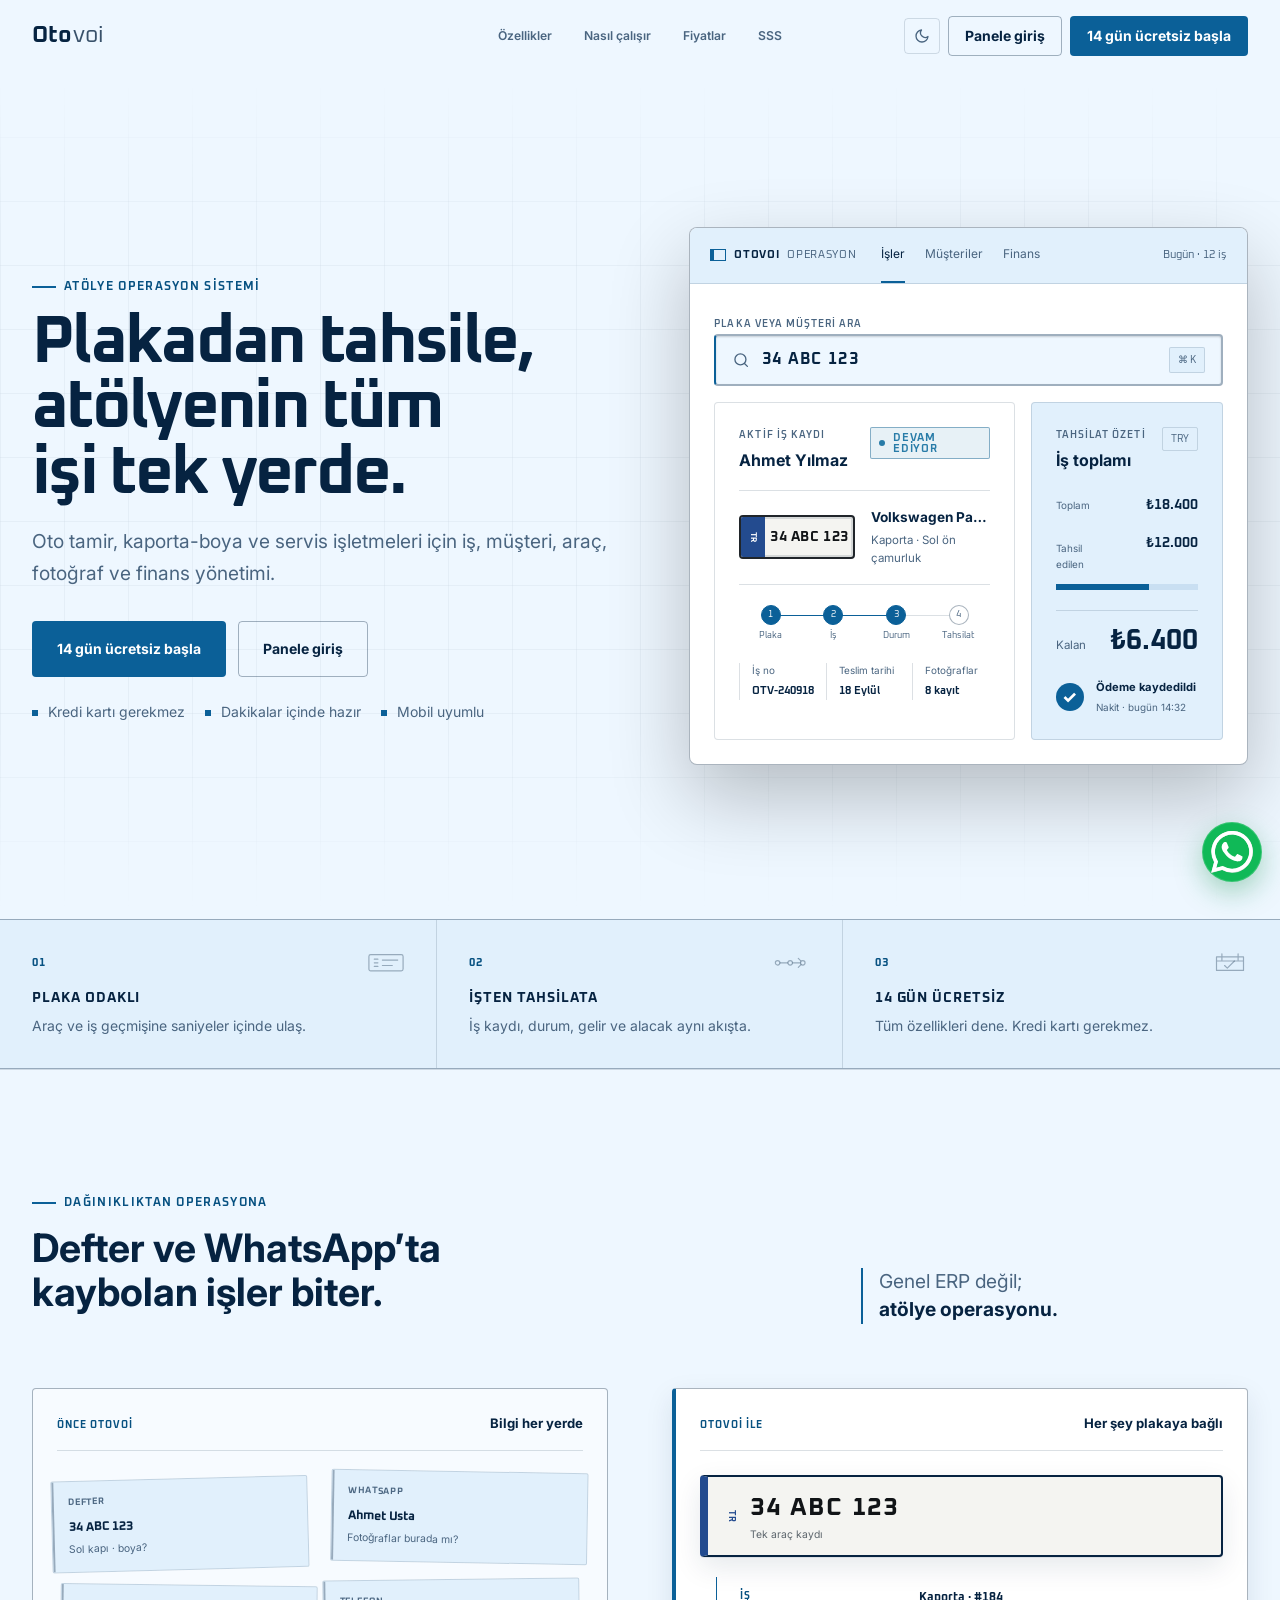
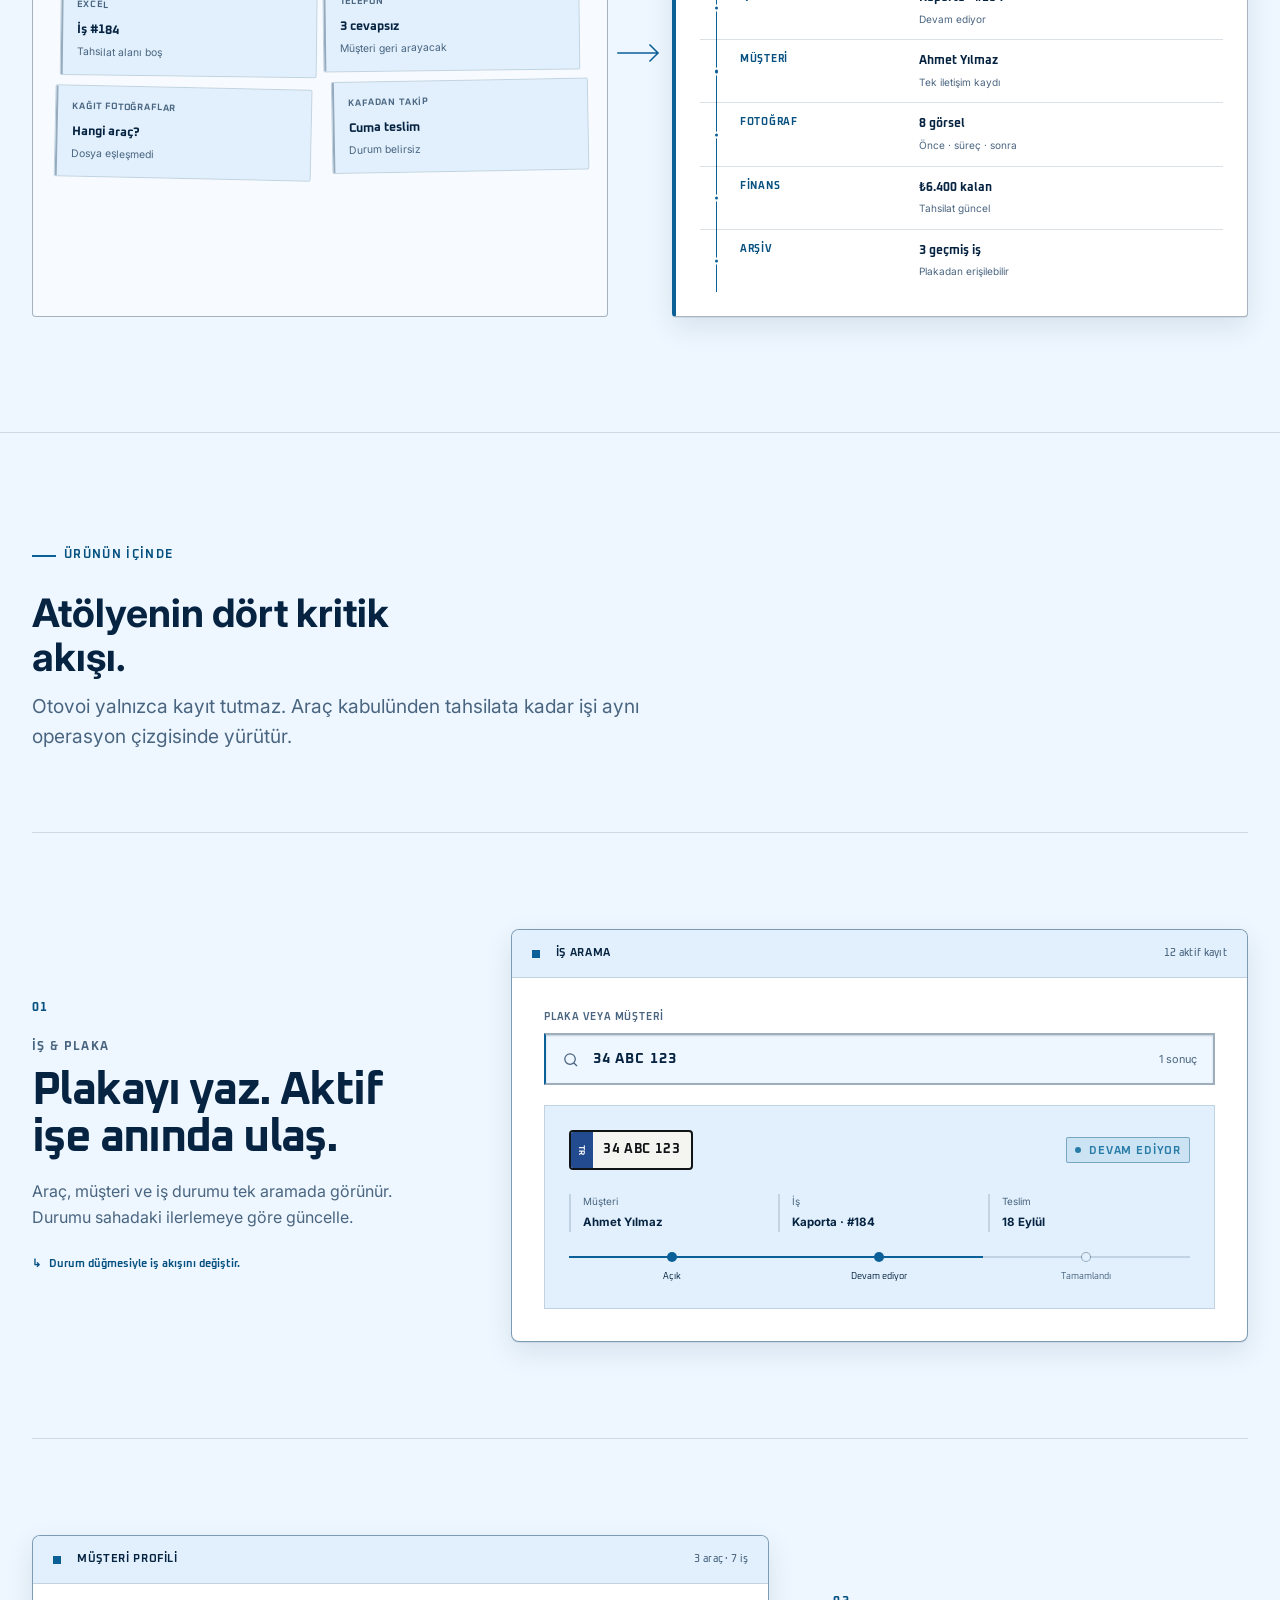
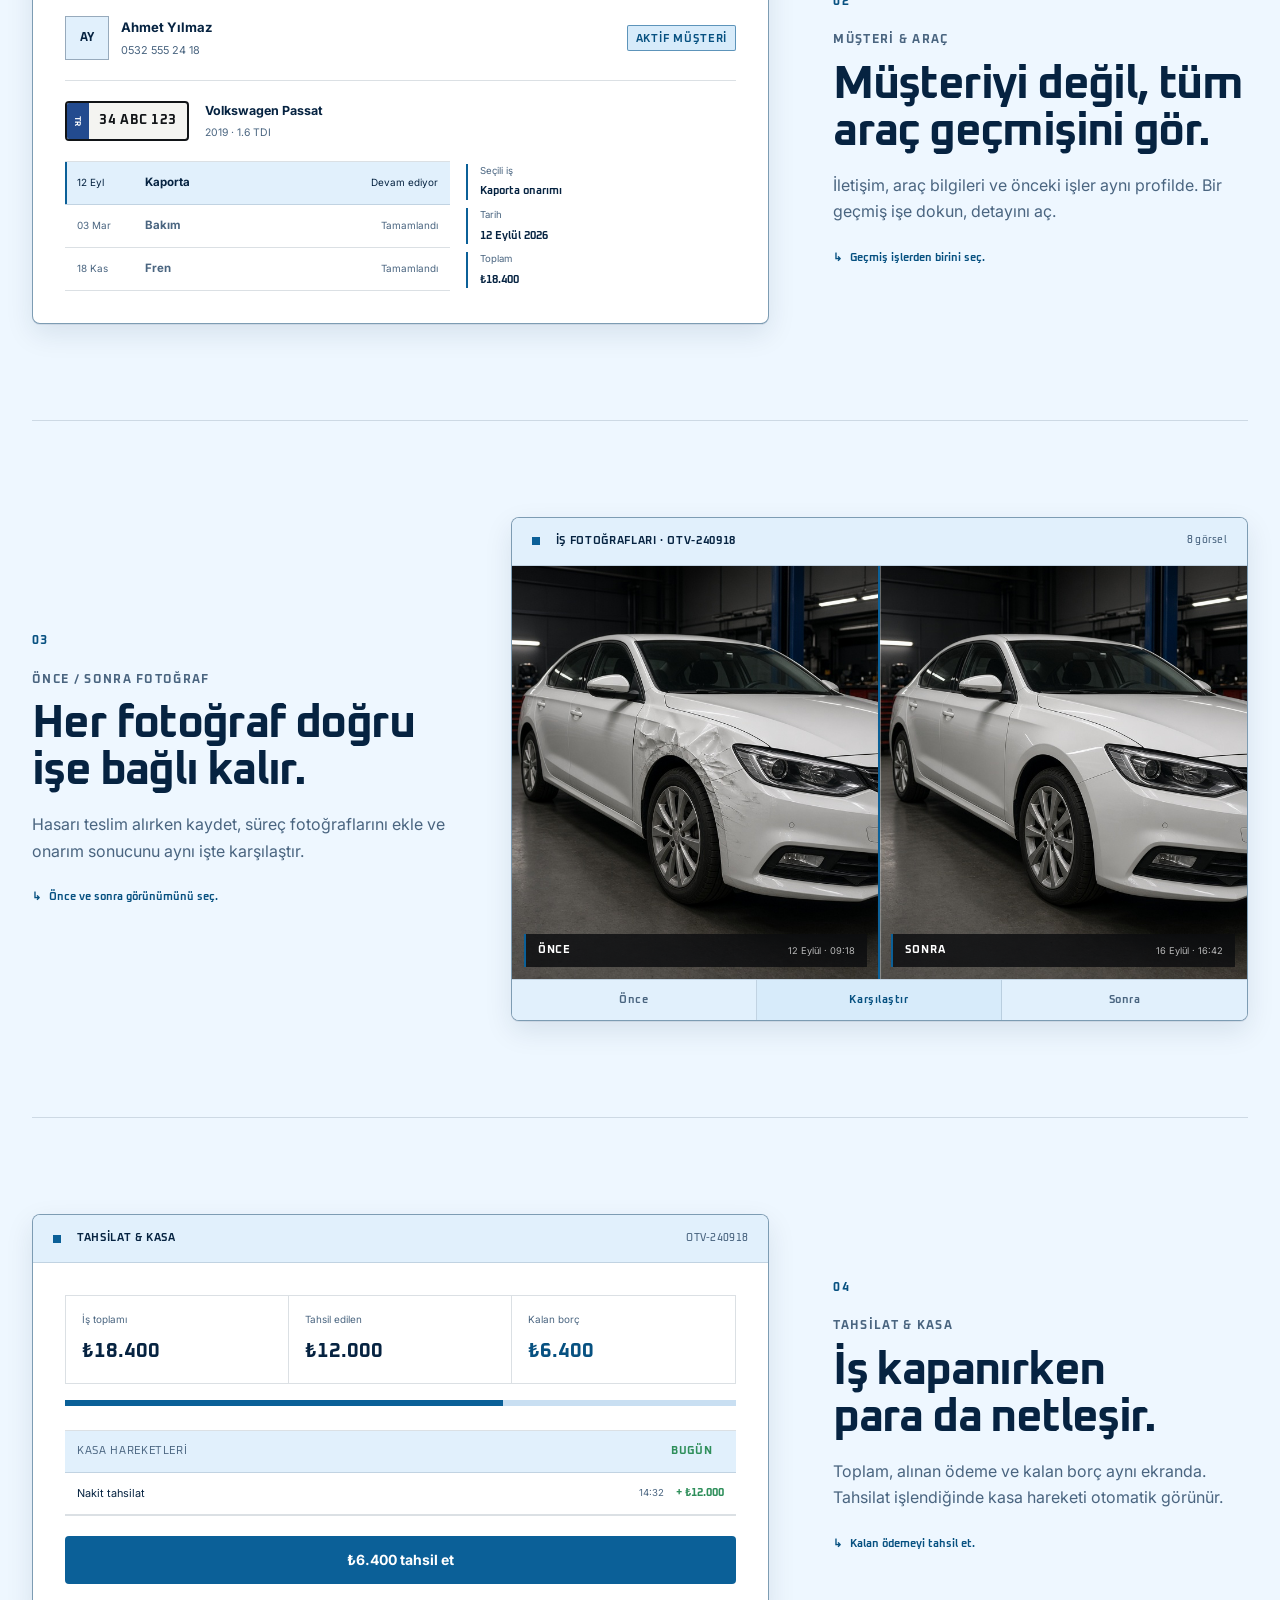
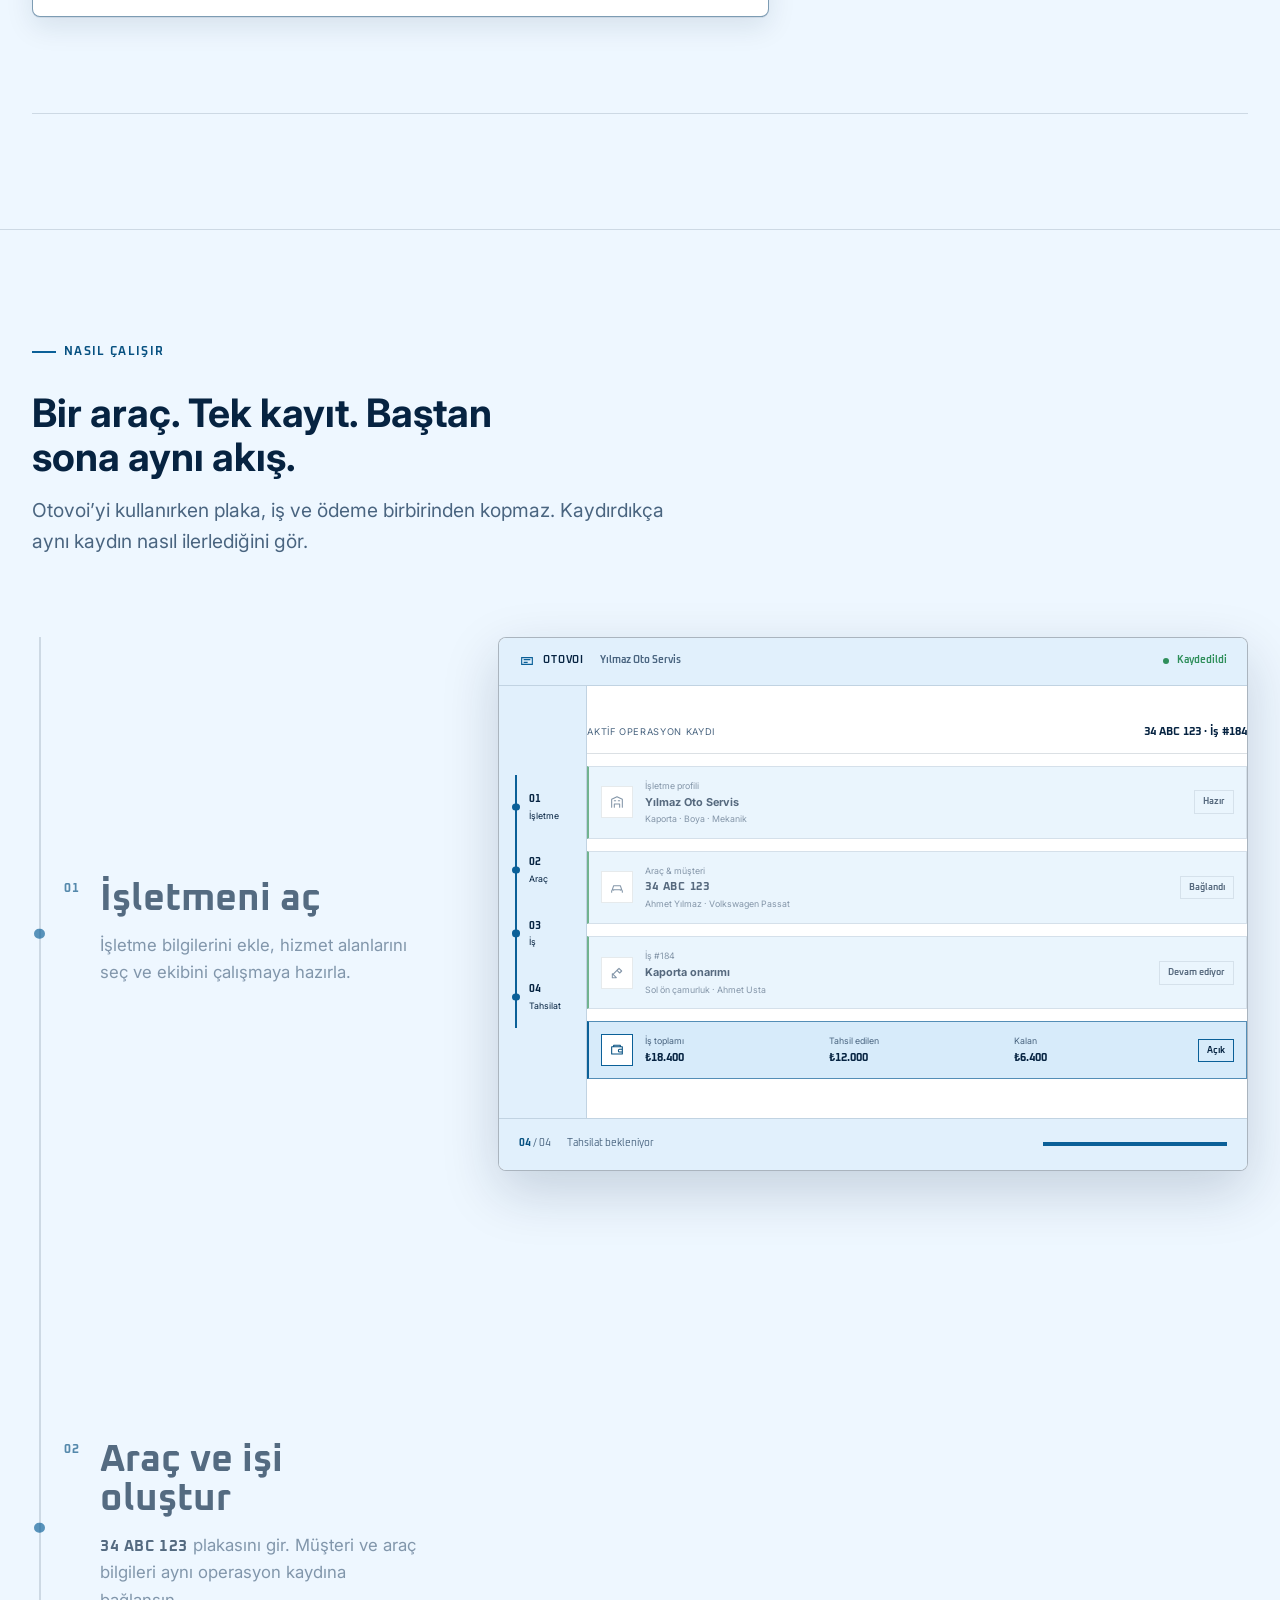
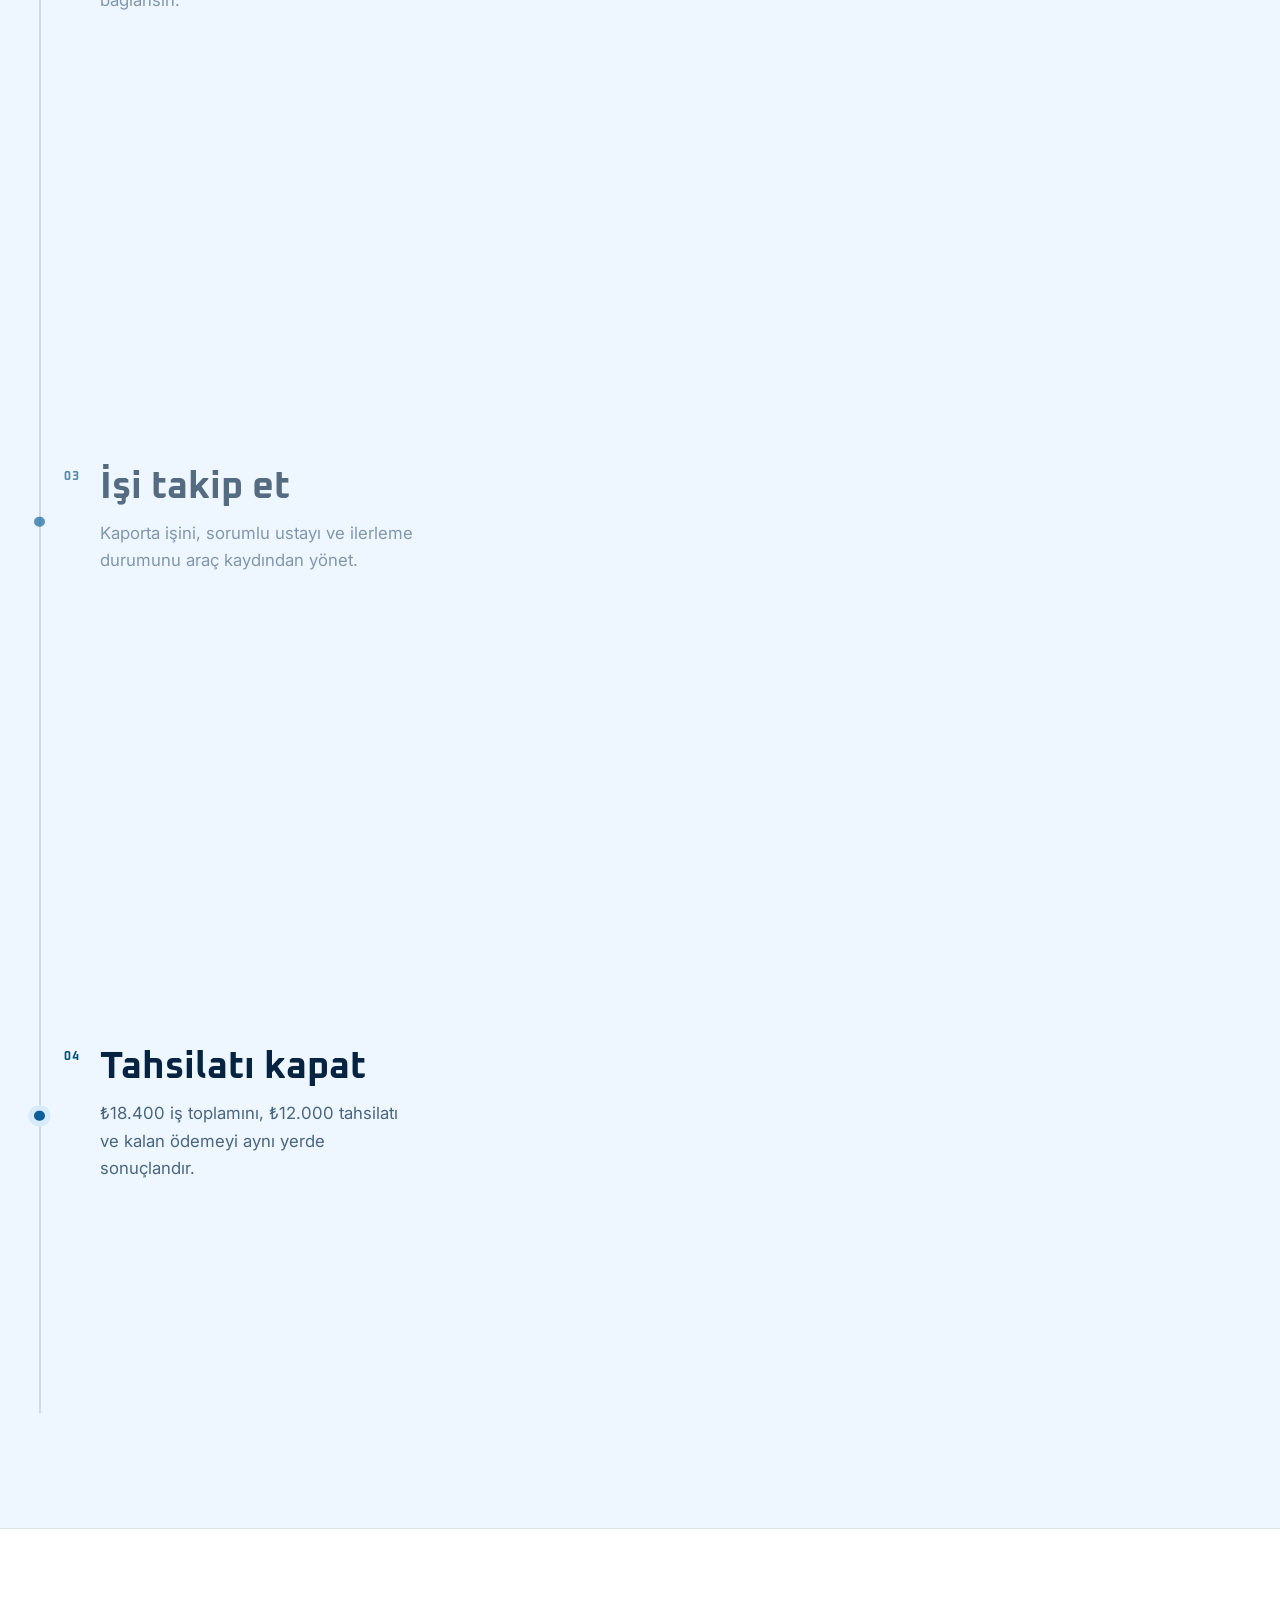
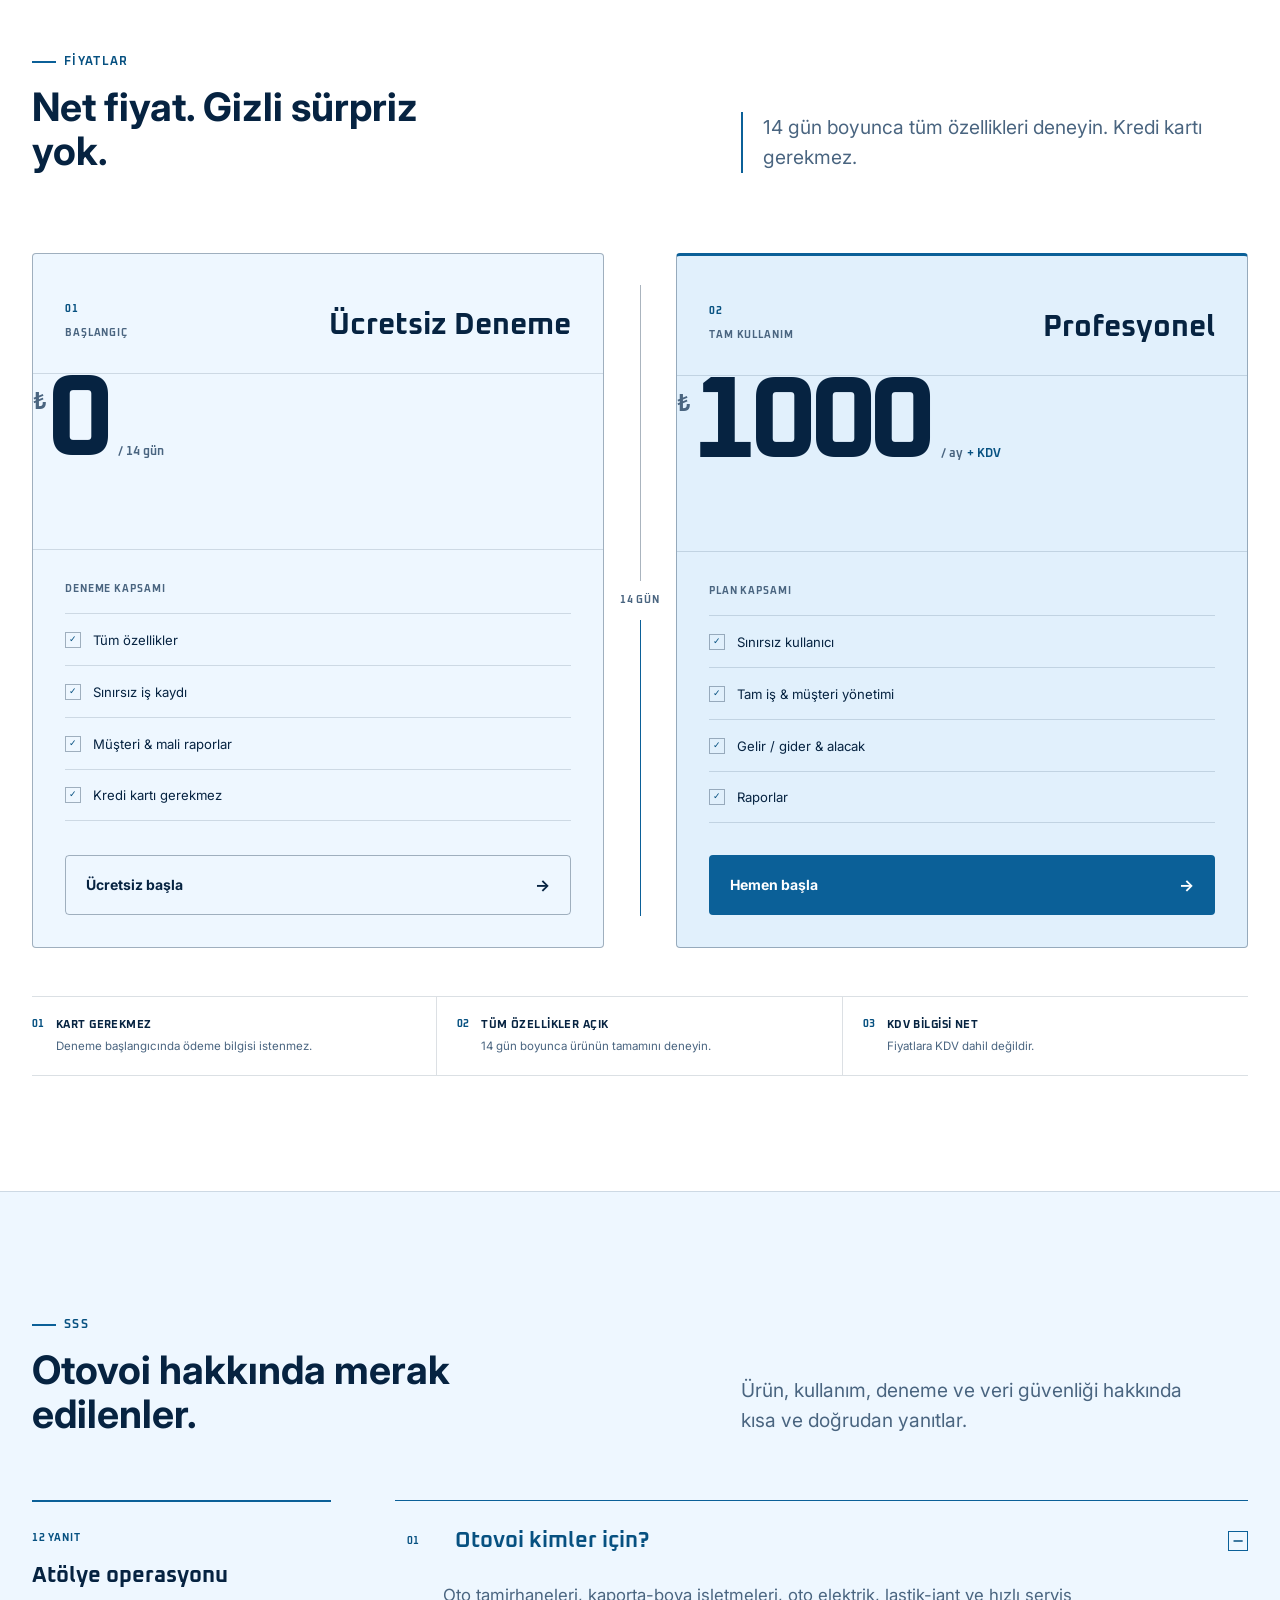
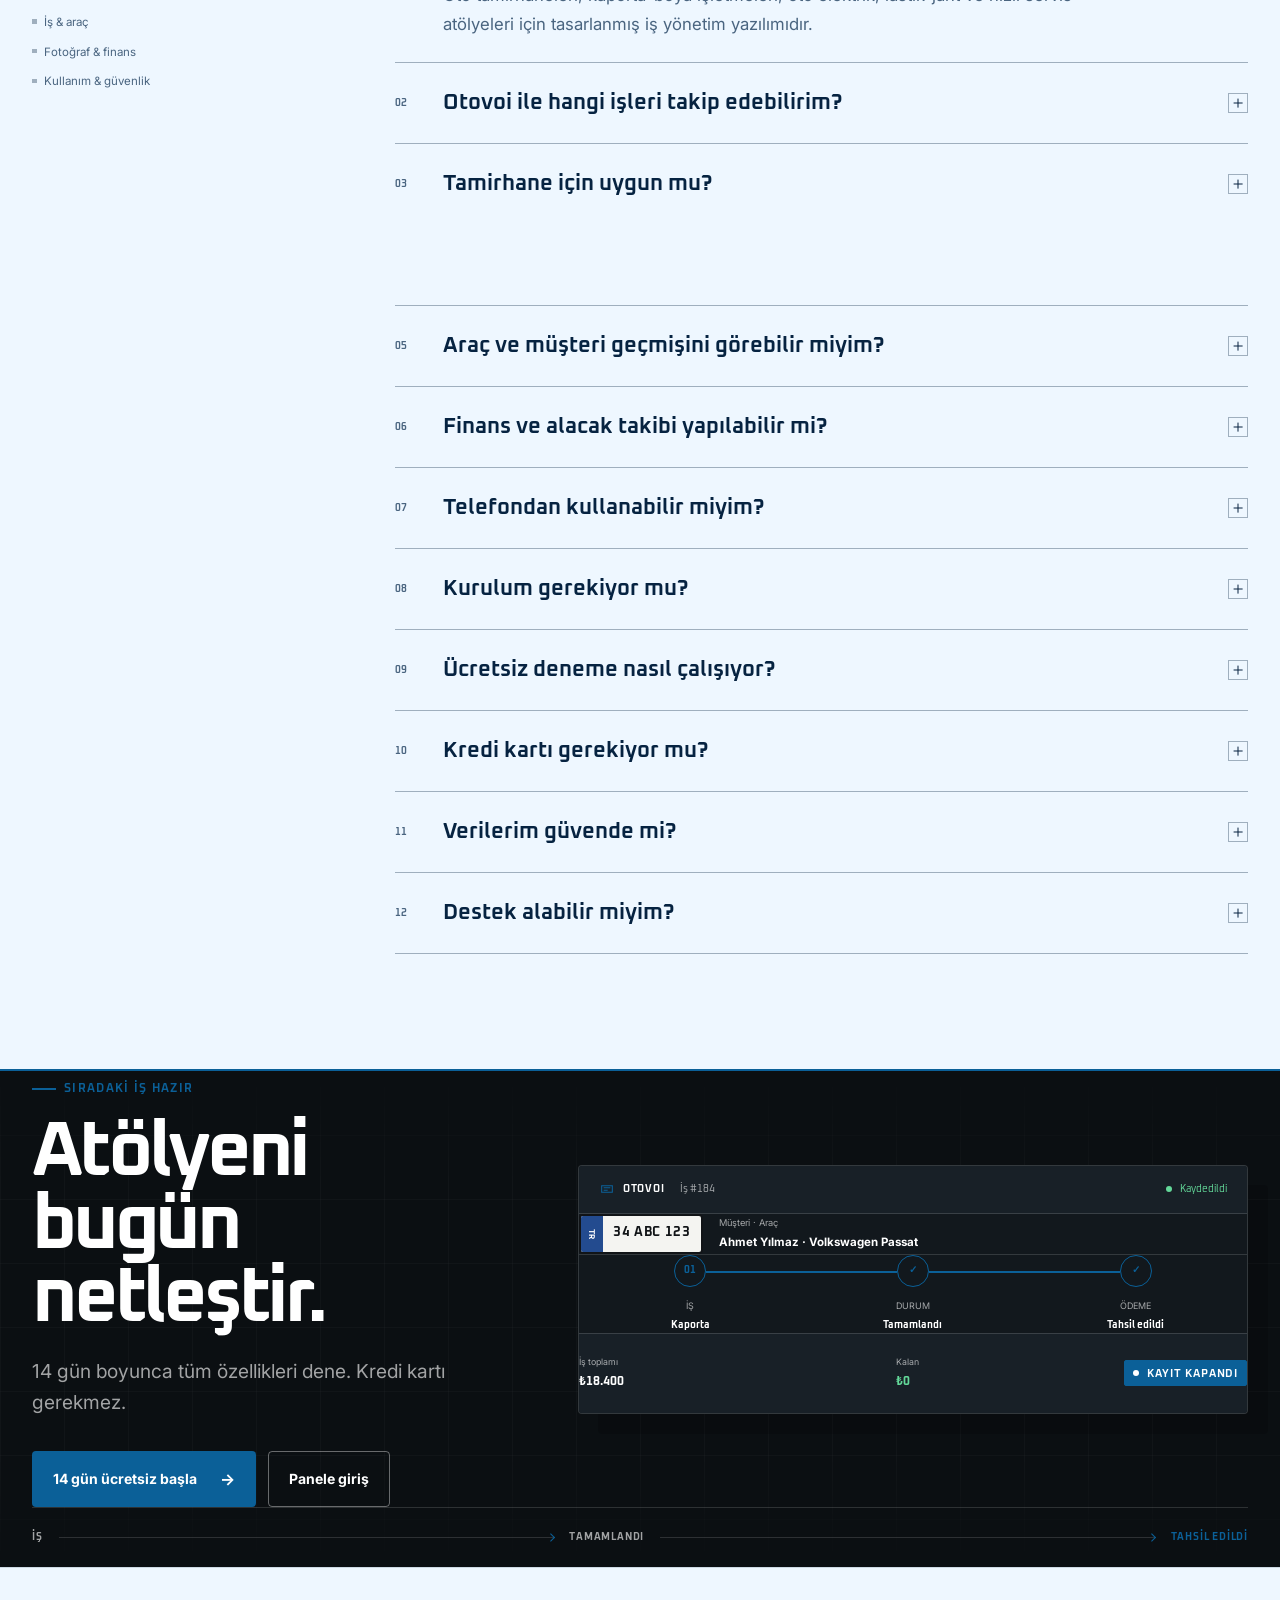
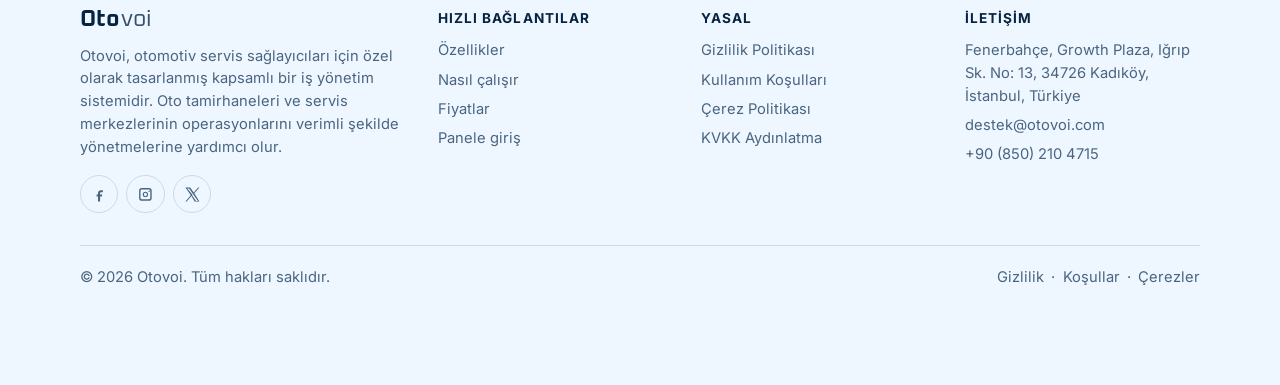
<file: index.html>
<!doctype html>
<html
  lang="tr"
  data-theme="otovoi"
  data-wordmark="split"
  data-mark="none"
  data-site-font="inter"
  data-logo-font="oxanium"
>
  <head>
    <meta charset="UTF-8" />
    <!-- Anti-FOUC: set color scheme before first paint -->
    <script>
      (function () {
        var s = localStorage.getItem('otovoi-color-scheme');
        document.documentElement.dataset.colorScheme =
          s === 'dark' ? 'dark' : s === 'light' ? 'light' :
          window.matchMedia('(prefers-color-scheme: dark)').matches ? 'dark' : 'light';
      }());
    </script>
    <meta name="viewport" content="width=device-width, initial-scale=1.0" />
    <title>Oto Tamirhane Programı ve Servis Takip Yazılımı | Otovoi</title>
    <meta
      name="description"
      content="Otovoi; oto tamir, kaporta-boya ve servis işletmeleri için plaka bazlı iş, müşteri, araç, fotoğraf, tahsilat ve finans takip yazılımıdır."
    />
    <meta name="robots" content="noindex,follow" />
    <meta name="theme-color" content="#0b1218" />
    <link rel="canonical" href="https://otovoi.com/" />
    <link rel="icon" href="/favicon.svg" type="image/svg+xml" />
    <meta property="og:type" content="website" />
    <meta property="og:locale" content="tr_TR" />
    <meta property="og:site_name" content="Otovoi" />
    <meta property="og:title" content="Oto Tamirhane Programı ve Servis Takip Yazılımı | Otovoi" />
    <meta
      property="og:description"
      content="Plakadan tahsile; atölyenizin iş, müşteri, araç, fotoğraf ve finans yönetimi tek panelde."
    />
    <meta property="og:url" content="https://otovoi.com/" />
    <meta property="og:image" content="https://otovoi.com/images/otovoi-before-after.webp" />
    <meta property="og:image:type" content="image/webp" />
    <meta property="og:image:width" content="1024" />
    <meta property="og:image:height" content="576" />
    <meta property="og:image:alt" content="Otovoi ile kayıt altına alınan araç onarımının önce ve sonra görünümü" />
    <meta name="twitter:card" content="summary_large_image" />
    <meta name="twitter:site" content="@otovoi" />
    <meta name="twitter:title" content="Oto Tamirhane Programı ve Servis Takip Yazılımı | Otovoi" />
    <meta
      name="twitter:description"
      content="Plakadan tahsile; atölyenizin iş, müşteri, araç, fotoğraf ve finans yönetimi tek panelde."
    />
    <meta name="twitter:image" content="https://otovoi.com/images/otovoi-before-after.webp" />
    <meta name="twitter:image:alt" content="Otovoi ile kayıt altına alınan araç onarımının önce ve sonra görünümü" />
    <link rel="preconnect" href="https://fonts.googleapis.com" />
    <link rel="preconnect" href="https://fonts.gstatic.com" crossorigin />
    <link
      href="https://fonts.googleapis.com/css2?family=Inter:wght@400;500;600;700;800&amp;family=Oxanium:wght@400;500;600;700;800&amp;display=swap"
      rel="stylesheet"
    />
    <script type="application/ld+json">
      {
        "@context": "https://schema.org",
        "@graph": [
          {
            "@type": "Organization",
            "@id": "https://otovoi.com/#organization",
            "name": "Otovoi",
            "url": "https://otovoi.com/",
            "logo": "https://otovoi.com/favicon.svg",
            "email": "destek@otovoi.com",
            "telephone": "+90-850-210-4715",
            "address": {
              "@type": "PostalAddress",
              "streetAddress": "Fenerbahçe, Growth Plaza, Iğrıp Sk. No: 13",
              "postalCode": "34726",
              "addressLocality": "Kadıköy",
              "addressRegion": "İstanbul",
              "addressCountry": "TR"
            },
            "sameAs": [
              "https://www.facebook.com/otovoi/",
              "https://www.instagram.com/otovoi_/",
              "https://x.com/otovoi"
            ],
            "contactPoint": {
              "@type": "ContactPoint",
              "contactType": "customer support",
              "email": "destek@otovoi.com",
              "telephone": "+90-850-210-4715",
              "availableLanguage": "Turkish"
            }
          },
          {
            "@type": "WebSite",
            "@id": "https://otovoi.com/#website",
            "name": "Otovoi",
            "url": "https://otovoi.com/",
            "inLanguage": "tr",
            "publisher": {
              "@id": "https://otovoi.com/#organization"
            }
          },
          {
            "@type": "SoftwareApplication",
            "@id": "https://otovoi.com/#software",
            "name": "Otovoi",
            "url": "https://otovoi.com/",
            "applicationCategory": "BusinessApplication",
            "applicationSubCategory": "Automotive workshop management software",
            "operatingSystem": "Web",
            "inLanguage": "tr",
            "description": "Oto tamir, kaporta-boya ve servis işletmeleri için plaka bazlı iş, müşteri, araç, fotoğraf, tahsilat ve finans takip yazılımı.",
            "provider": {
              "@id": "https://otovoi.com/#organization"
            },
            "audience": {
              "@type": "BusinessAudience",
              "audienceType": "Otomotiv servis ve onarım işletmeleri"
            },
            "offers": {
              "@type": "Offer",
              "url": "https://app.otovoi.com/signin",
              "price": "1000",
              "priceCurrency": "TRY",
              "category": "subscription",
              "priceSpecification": {
                "@type": "UnitPriceSpecification",
                "price": "1000",
                "priceCurrency": "TRY",
                "billingDuration": "P1M",
                "valueAddedTaxIncluded": false
              }
            }
          }
        ]
      }
    </script>
    <script type="application/ld+json">
      {
        "@context": "https://schema.org",
        "@type": "FAQPage",
        "mainEntity": [
          {
            "@type": "Question",
            "name": "Otovoi kimler için?",
            "acceptedAnswer": {
              "@type": "Answer",
              "text": "Oto tamirhaneleri, kaporta-boya işletmeleri, oto elektrik, lastik-jant ve hızlı servis atölyeleri için tasarlanmış iş yönetim yazılımıdır."
            }
          },
          {
            "@type": "Question",
            "name": "Otovoi ile hangi işleri takip edebilirim?",
            "acceptedAnswer": {
              "@type": "Answer",
              "text": "Açık, devam eden, tamamlanan veya iptal edilen işleri; işçilik, parça, fotoğraf, belge ve ödeme bilgileriyle birlikte takip edebilirsiniz."
            }
          },
          {
            "@type": "Question",
            "name": "Tamirhane için uygun mu?",
            "acceptedAnswer": {
              "@type": "Answer",
              "text": "Evet. Müşteri ve araç kabulü, onarım notları, işçilik ve parça kalemleri, iş durumu ve tahsilat aynı kayıt üzerinden yönetilir."
            }
          },
          {
            "@type": "Question",
            "name": "Oto kaporta ve boya işleri takip edilebilir mi?",
            "acceptedAnswer": {
              "@type": "Answer",
              "text": "Evet. Hasar ve onarım notlarını kaydedebilir, önce-süreç-sonra fotoğraflarını ilgili işe ekleyebilir ve iş durumunu takip edebilirsiniz."
            }
          },
          {
            "@type": "Question",
            "name": "Araç ve müşteri geçmişini görebilir miyim?",
            "acceptedAnswer": {
              "@type": "Answer",
              "text": "Müşteri kartında iletişim ve araç bilgilerini; araç kaydında ise ilişkilendirilmiş servis işlerini tek yerde görüntüleyebilirsiniz."
            }
          },
          {
            "@type": "Question",
            "name": "Finans ve alacak takibi yapılabilir mi?",
            "acceptedAnswer": {
              "@type": "Answer",
              "text": "Evet. Alacak ve borçları, gelir-gider hareketlerini, nakit ve banka kasalarını iş kayıtlarıyla birlikte takip edebilirsiniz."
            }
          },
          {
            "@type": "Question",
            "name": "Telefondan kullanabilir miyim?",
            "acceptedAnswer": {
              "@type": "Answer",
              "text": "Evet. Otovoi tarayıcı üzerinden telefon, tablet ve bilgisayarda kullanılabilir."
            }
          },
          {
            "@type": "Question",
            "name": "Kurulum gerekiyor mu?",
            "acceptedAnswer": {
              "@type": "Answer",
              "text": "Hayır. Ek bir program kurmadan hesap oluşturup tarayıcı üzerinden müşteri, araç ve iş eklemeye başlayabilirsiniz."
            }
          },
          {
            "@type": "Question",
            "name": "Ücretsiz deneme nasıl çalışıyor?",
            "acceptedAnswer": {
              "@type": "Answer",
              "text": "Hesabınızı oluşturduğunuzda tüm özellikleri 14 gün boyunca ücretsiz deneyebilirsiniz."
            }
          },
          {
            "@type": "Question",
            "name": "Kredi kartı gerekiyor mu?",
            "acceptedAnswer": {
              "@type": "Answer",
              "text": "Hayır. 14 günlük ücretsiz denemeyi başlatmak için kredi kartı bilgisi gerekmez."
            }
          },
          {
            "@type": "Question",
            "name": "Verilerim güvende mi?",
            "acceptedAnswer": {
              "@type": "Answer",
              "text": "İşletme verileri üyelik ve şirket kimliği kontrolleriyle ayrılır. Oturumlar güvenli çerezler ve HTTPS üzerinden korunur."
            }
          },
          {
            "@type": "Question",
            "name": "Destek alabilir miyim?",
            "acceptedAnswer": {
              "@type": "Answer",
              "text": "Evet. destek@otovoi.com adresinden veya +90 (850) 210 4715 numarasından bize ulaşabilirsiniz."
            }
          }
        ]
      }
    </script>
    <script type="module" crossorigin src="/assets/main-Ix8fTr6m.js"></script>
    <link rel="stylesheet" crossorigin href="/assets/main-d_SHgkln.css">
  </head>
  <body>
    <a class="skip-link" href="#icerik">İçeriğe atla</a>

    <header class="topbar" data-topbar>
      <div class="shell topbar__inner">
        <a class="wordmark" href="#üst" data-style="split" data-mark="none" aria-label="Otovoi ana sayfa" lang="en">
          <span class="wordmark__text">
            <span class="wordmark__oto">Oto</span><span class="wordmark__voi">voi</span>
          </span>
        </a>
        <nav class="nav" aria-label="Sayfa">
          <a href="#ozellikler">Özellikler</a>
          <a href="#nasil">Nasıl çalışır</a>
          <a href="#fiyatlar">Fiyatlar</a>
          <a href="#sss">SSS</a>
        </nav>
        <div class="topbar__actions topbar__actions--desktop">
          <button class="theme-toggle" type="button" aria-label="Koyu temaya geç" aria-pressed="false" data-theme-toggle>
            <svg class="theme-toggle__sun" viewBox="0 0 24 24" aria-hidden="true" focusable="false">
              <circle cx="12" cy="12" r="4"/>
              <path d="M12 2v2M12 20v2M4.93 4.93l1.41 1.41M17.66 17.66l1.41 1.41M2 12h2M20 12h2M6.34 17.66l-1.41 1.41M19.07 4.93l-1.41 1.41"/>
            </svg>
            <svg class="theme-toggle__moon" viewBox="0 0 24 24" aria-hidden="true" focusable="false">
              <path d="M21 12.79A9 9 0 1 1 11.21 3 7 7 0 0 0 21 12.79z"/>
            </svg>
          </button>
          <a class="btn btn--ghost btn--sm" href="https://app.otovoi.com/signin">Panele giriş</a>
          <a class="btn btn--primary btn--sm" href="https://app.otovoi.com/signin">14 gün ücretsiz başla</a>
        </div>
        <button
          class="nav-toggle"
          type="button"
          aria-label="Menüyü aç"
          aria-expanded="false"
          aria-controls="mobile-navigation"
          data-nav-toggle
        >
          <span aria-hidden="true"></span>
          <span aria-hidden="true"></span>
        </button>
      </div>
      <div class="mobile-nav" id="mobile-navigation" aria-hidden="true" data-mobile-nav>
        <div class="shell mobile-nav__inner">
          <nav aria-label="Mobil sayfa menüsü">
            <a href="#ozellikler"><span>01</span>Özellikler</a>
            <a href="#nasil"><span>02</span>Nasıl çalışır</a>
            <a href="#fiyatlar"><span>03</span>Fiyatlar</a>
            <a href="#sss"><span>04</span>SSS</a>
          </nav>
          <div class="mobile-nav__actions">
            <a class="button button--secondary" href="https://app.otovoi.com/signin">Panele giriş</a>
            <a class="button button--primary" href="https://app.otovoi.com/signin">14 gün ücretsiz başla</a>
          </div>
          <div class="mobile-nav__toggle-row">
            <button class="theme-toggle" type="button" aria-label="Koyu temaya geç" aria-pressed="false" data-theme-toggle>
              <svg class="theme-toggle__sun" viewBox="0 0 24 24" aria-hidden="true" focusable="false">
                <circle cx="12" cy="12" r="4"/>
                <path d="M12 2v2M12 20v2M4.93 4.93l1.41 1.41M17.66 17.66l1.41 1.41M2 12h2M20 12h2M6.34 17.66l-1.41 1.41M19.07 4.93l-1.41 1.41"/>
              </svg>
              <svg class="theme-toggle__moon" viewBox="0 0 24 24" aria-hidden="true" focusable="false">
                <path d="M21 12.79A9 9 0 1 1 11.21 3 7 7 0 0 0 21 12.79z"/>
              </svg>
            </button>
            <span id="theme-toggle-label-mobile">Koyu tema</span>
          </div>
        </div>
      </div>
    </header>

    <main id="icerik">
      <section class="hero" id="üst" aria-labelledby="hero-heading">
        <div class="hero__atmosphere" aria-hidden="true">
          <div class="hero__grid-lines"></div>
        </div>
        <div class="shell hero__grid">
          <div class="hero__copy reveal is-visible">
            <p class="section-label hero__label">Atölye operasyon sistemi</p>
            <h1 class="hero__headline" id="hero-heading">Plakadan tahsile, atölyenin tüm işi tek yerde.</h1>
            <p class="hero__lede">
              Oto tamir, kaporta-boya ve servis işletmeleri için iş, müşteri, araç, fotoğraf ve finans yönetimi.
            </p>
            <div class="hero__actions">
              <a class="btn btn--primary" href="https://app.otovoi.com/signin">14 gün ücretsiz başla</a>
              <a class="btn btn--ghost" href="https://app.otovoi.com/signin">Panele giriş</a>
            </div>
            <ul class="hero__trust" aria-label="Ücretsiz deneme bilgileri">
              <li>Kredi kartı gerekmez</li>
              <li>Dakikalar içinde hazır</li>
              <li>Mobil uyumlu</li>
            </ul>
          </div>

          <div class="hero__visual reveal is-visible">
            <article class="ops-demo" aria-label="Otovoi iş ve tahsilat ekranı örneği">
              <header class="ops-demo__topbar">
                <div class="ops-demo__brand">
                  <span class="ops-demo__brand-mark" aria-hidden="true"></span>
                  <strong>OTOVOI</strong>
                  <span>OPERASYON</span>
                </div>
                <nav class="ops-demo__nav" aria-label="Örnek panel menüsü">
                  <span class="is-active">İşler</span>
                  <span>Müşteriler</span>
                  <span>Finans</span>
                </nav>
                <span class="ops-demo__today">Bugün · 12 iş</span>
              </header>

              <div class="ops-demo__workspace">
                <div class="ops-demo__search-block">
                  <label class="ops-demo__search-label">Plaka veya müşteri ara</label>
                  <div class="ops-demo__search">
                    <svg viewBox="0 0 24 24" aria-hidden="true">
                      <path d="m21 21-4.35-4.35m2.35-5.15a7.5 7.5 0 1 1-15 0 7.5 7.5 0 0 1 15 0Z"/>
                    </svg>
                    <span class="ops-demo__search-text">34 ABC 123</span>
                    <kbd>⌘ K</kbd>
                  </div>
                </div>

                <div class="ops-demo__result">
                  <section class="ops-demo__job" aria-labelledby="demo-job-title">
                    <div class="ops-demo__job-head">
                      <div>
                        <p class="ops-demo__overline">Aktif iş kaydı</p>
                        <p class="ops-demo__title" id="demo-job-title">Ahmet Yılmaz</p>
                      </div>
                      <div class="ops-demo__status" aria-label="Durum: Devam ediyor">
                        <span class="status-badge status-badge--open ops-demo__status-old" aria-hidden="true">Açık</span>
                        <span class="status-badge status-badge--progress ops-demo__status-current" aria-hidden="true">Devam ediyor</span>
                      </div>
                    </div>

                    <div class="ops-demo__vehicle">
                      <div class="ops-demo__plate" aria-label="Plaka 34 ABC 123">
                        <span>TR</span>
                        <strong>34 ABC 123</strong>
                      </div>
                      <div>
                        <strong>Volkswagen Passat</strong>
                        <span>Kaporta · Sol ön çamurluk</span>
                      </div>
                    </div>

                    <ol class="ops-demo__flow" aria-label="İş süreci">
                      <li class="is-done"><span>1</span>Plaka</li>
                      <li class="is-done"><span>2</span>İş</li>
                      <li class="is-active"><span>3</span>Durum</li>
                      <li><span>4</span>Tahsilat</li>
                    </ol>

                    <dl class="ops-demo__details">
                      <div>
                        <dt>İş no</dt>
                        <dd>OTV-240918</dd>
                      </div>
                      <div>
                        <dt>Teslim tarihi</dt>
                        <dd>18 Eylül</dd>
                      </div>
                      <div>
                        <dt>Fotoğraflar</dt>
                        <dd>8 kayıt</dd>
                      </div>
                    </dl>
                  </section>

                  <aside class="ops-demo__payment" aria-label="Tahsilat özeti">
                    <div class="ops-demo__payment-head">
                      <div>
                        <p class="ops-demo__overline">Tahsilat özeti</p>
                        <p class="ops-demo__title">İş toplamı</p>
                      </div>
                      <span class="ops-demo__currency">TRY</span>
                    </div>
                    <dl class="ops-demo__amounts">
                      <div>
                        <dt>Toplam</dt>
                        <dd>₺18.400</dd>
                      </div>
                      <div>
                        <dt>Tahsil edilen</dt>
                        <dd class="ops-demo__amount-update" aria-label="12.000 Türk lirası">
                          <span class="ops-demo__amount-old" aria-hidden="true">₺0</span>
                          <span class="ops-demo__amount-current" aria-hidden="true">₺12.000</span>
                        </dd>
                      </div>
                    </dl>
                    <div class="ops-demo__payment-progress" aria-hidden="true">
                      <span></span>
                    </div>
                    <div class="ops-demo__remaining">
                      <span>Kalan</span>
                      <strong>₺6.400</strong>
                    </div>
                    <div class="ops-demo__payment-action">
                      <span class="ops-demo__check" aria-hidden="true">✓</span>
                      <span>
                        <strong>Ödeme kaydedildi</strong>
                        <small>Nakit · bugün 14:32</small>
                      </span>
                    </div>
                  </aside>
                </div>
              </div>
            </article>
          </div>
        </div>
      </section>

      <section class="trust" aria-label="Otovoi ürün avantajları">
        <div class="shell">
          <ol class="value-strip reveal">
            <li class="value-strip__item">
              <div class="value-strip__meta">
                <span class="value-strip__number">01</span>
                <svg class="value-strip__indicator" viewBox="0 0 40 24" aria-hidden="true">
                  <rect x="1" y="3" width="38" height="18" rx="2"/>
                  <path d="M7 8h4M7 12h4M7 16h4M16 9h17M16 15h11"/>
                </svg>
              </div>
              <h2>Plaka odaklı</h2>
              <p>Araç ve iş geçmişine saniyeler içinde ulaş.</p>
            </li>
            <li class="value-strip__item">
              <div class="value-strip__meta">
                <span class="value-strip__number">02</span>
                <svg class="value-strip__indicator" viewBox="0 0 40 24" aria-hidden="true">
                  <path d="M4 12h28M27 7l5 5-5 5"/>
                  <circle cx="4" cy="12" r="2.5"/>
                  <circle cx="18" cy="12" r="2.5"/>
                  <circle cx="32" cy="12" r="2.5"/>
                </svg>
              </div>
              <h2>İşten tahsilata</h2>
              <p>İş kaydı, durum, gelir ve alacak aynı akışta.</p>
            </li>
            <li class="value-strip__item">
              <div class="value-strip__meta">
                <span class="value-strip__number">03</span>
                <svg class="value-strip__indicator" viewBox="0 0 40 24" aria-hidden="true">
                  <path d="M5 5.5h30v15H5zM11 2v7M29 2v7M5 10h30"/>
                  <path d="m14 15 3 3 8-8"/>
                </svg>
              </div>
              <h2>14 gün ücretsiz</h2>
              <p>Tüm özellikleri dene. Kredi kartı gerekmez.</p>
            </li>
          </ol>
        </div>
      </section>

      <section class="section section--problem" id="sorun" aria-labelledby="problem-title">
        <div class="shell workflow-story reveal">
          <header class="workflow-story__header">
            <div>
              <p class="section__eyebrow">Dağınıklıktan operasyona</p>
              <h2 class="section__title" id="problem-title">Defter ve WhatsApp’ta kaybolan işler biter.</h2>
            </div>
            <p class="workflow-story__statement">Genel ERP değil; <strong>atölye operasyonu.</strong></p>
          </header>

          <div class="workflow-story__comparison">
            <section class="workflow-story__before" aria-labelledby="before-title">
              <div class="workflow-story__panel-head">
                <span>Önce Otovoi</span>
                <strong id="before-title">Bilgi her yerde</strong>
              </div>
              <ul class="workflow-story__scatter" aria-label="Dağınık çalışma araçları">
                <li class="workflow-story__fragment workflow-story__fragment--notebook">
                  <span>Defter</span>
                  <strong>34 ABC 123</strong>
                  <small>Sol kapı · boya?</small>
                </li>
                <li class="workflow-story__fragment workflow-story__fragment--message">
                  <span>WhatsApp</span>
                  <strong>Ahmet Usta</strong>
                  <small>Fotoğraflar burada mı?</small>
                </li>
                <li class="workflow-story__fragment workflow-story__fragment--sheet">
                  <span>Excel</span>
                  <strong>İş #184</strong>
                  <small>Tahsilat alanı boş</small>
                </li>
                <li class="workflow-story__fragment workflow-story__fragment--phone">
                  <span>Telefon</span>
                  <strong>3 cevapsız</strong>
                  <small>Müşteri geri arayacak</small>
                </li>
                <li class="workflow-story__fragment workflow-story__fragment--photos">
                  <span>Kağıt fotoğraflar</span>
                  <strong>Hangi araç?</strong>
                  <small>Dosya eşleşmedi</small>
                </li>
                <li class="workflow-story__fragment workflow-story__fragment--memory">
                  <span>Kafadan takip</span>
                  <strong>Cuma teslim</strong>
                  <small>Durum belirsiz</small>
                </li>
              </ul>
            </section>

            <div class="workflow-story__transfer" aria-hidden="true">
              <span></span>
              <svg viewBox="0 0 48 24">
                <path d="M2 12h40M34 4l8 8-8 8"/>
              </svg>
            </div>

            <section class="workflow-story__after" aria-labelledby="after-title">
              <div class="workflow-story__panel-head">
                <span>Otovoi ile</span>
                <strong id="after-title">Her şey plakaya bağlı</strong>
              </div>
              <div class="workflow-story__record">
                <div class="workflow-story__plate">
                  <span>TR</span>
                  <strong>34 ABC 123</strong>
                  <small>Tek araç kaydı</small>
                </div>
                <ul class="workflow-story__connections">
                  <li>
                    <span>İş</span>
                    <strong>Kaporta · #184</strong>
                    <small>Devam ediyor</small>
                  </li>
                  <li>
                    <span>Müşteri</span>
                    <strong>Ahmet Yılmaz</strong>
                    <small>Tek iletişim kaydı</small>
                  </li>
                  <li>
                    <span>Fotoğraf</span>
                    <strong>8 görsel</strong>
                    <small>Önce · süreç · sonra</small>
                  </li>
                  <li>
                    <span>Finans</span>
                    <strong>₺6.400 kalan</strong>
                    <small>Tahsilat güncel</small>
                  </li>
                  <li>
                    <span>Arşiv</span>
                    <strong>3 geçmiş iş</strong>
                    <small>Plakadan erişilebilir</small>
                  </li>
                </ul>
              </div>
            </section>
          </div>
        </div>
      </section>

      <section class="section feature-showcase" id="ozellikler" aria-labelledby="features-title">
        <div class="shell feature-showcase__inner">
          <header class="feature-showcase__header reveal">
            <p class="section__eyebrow">Ürünün içinde</p>
            <h2 class="section__title" id="features-title">Atölyenin dört kritik akışı.</h2>
            <p>Otovoi yalnızca kayıt tutmaz. Araç kabulünden tahsilata kadar işi aynı operasyon çizgisinde yürütür.</p>
          </header>

          <div class="product-stories">
            <article class="product-story reveal">
              <div class="product-story__copy">
                <span class="product-story__number">01</span>
                <p class="product-story__label">İş &amp; Plaka</p>
                <h3>Plakayı yaz. Aktif işe anında ulaş.</h3>
                <p>Araç, müşteri ve iş durumu tek aramada görünür. Durumu sahadaki ilerlemeye göre güncelle.</p>
                <p class="product-story__interaction">
                  <span aria-hidden="true">↳</span>
                  Durum düğmesiyle iş akışını değiştir.
                </p>
              </div>

              <div class="product-story__visual plate-demo" data-plate-demo>
                <div class="demo-toolbar">
                  <span>İş arama</span>
                  <small>12 aktif kayıt</small>
                </div>
                <div class="plate-demo__body">
                  <label class="demo-label" for="feature-plate-search">Plaka veya müşteri</label>
                  <div class="plate-demo__search">
                    <svg viewBox="0 0 24 24" aria-hidden="true"><path d="m21 21-4.3-4.3m2.3-5.2a7.5 7.5 0 1 1-15 0 7.5 7.5 0 0 1 15 0Z"/></svg>
                    <input id="feature-plate-search" value="34 ABC 123" readonly />
                    <span>1 sonuç</span>
                  </div>
                  <div class="plate-demo__result">
                    <div class="plate-demo__result-head">
                      <div class="demo-plate"><span>TR</span><strong>34 ABC 123</strong></div>
                      <button class="status-badge status-badge--progress" type="button" data-status-toggle>Devam ediyor</button>
                    </div>
                    <div class="plate-demo__identity">
                      <div>
                        <span>Müşteri</span>
                        <strong>Ahmet Yılmaz</strong>
                      </div>
                      <div>
                        <span>İş</span>
                        <strong>Kaporta · #184</strong>
                      </div>
                      <div>
                        <span>Teslim</span>
                        <strong>18 Eylül</strong>
                      </div>
                    </div>
                    <div class="plate-demo__status-line" aria-label="İş durumu">
                      <span class="is-done">Açık</span>
                      <span class="is-current" data-status-step>Devam ediyor</span>
                      <span>Tamamlandı</span>
                    </div>
                  </div>
                </div>
              </div>
            </article>

            <article class="product-story product-story--reverse reveal">
              <div class="product-story__copy">
                <span class="product-story__number">02</span>
                <p class="product-story__label">Müşteri &amp; Araç</p>
                <h3>Müşteriyi değil, tüm araç geçmişini gör.</h3>
                <p>İletişim, araç bilgileri ve önceki işler aynı profilde. Bir geçmiş işe dokun, detayını aç.</p>
                <p class="product-story__interaction">
                  <span aria-hidden="true">↳</span>
                  Geçmiş işlerden birini seç.
                </p>
              </div>

              <div class="product-story__visual history-demo" data-history-demo>
                <div class="demo-toolbar">
                  <span>Müşteri profili</span>
                  <small>3 araç · 7 iş</small>
                </div>
                <div class="history-demo__body">
                  <div class="history-demo__profile">
                    <span class="history-demo__avatar" aria-hidden="true">AY</span>
                    <div>
                      <strong>Ahmet Yılmaz</strong>
                      <span>0532 555 24 18</span>
                    </div>
                    <span class="badge badge--accent">Aktif müşteri</span>
                  </div>
                  <div class="history-demo__vehicle">
                    <div class="demo-plate"><span>TR</span><strong>34 ABC 123</strong></div>
                    <div><strong>Volkswagen Passat</strong><span>2019 · 1.6 TDI</span></div>
                  </div>
                  <div class="history-demo__content">
                    <div class="history-demo__list" aria-label="Geçmiş işler">
                      <button type="button" aria-pressed="true" data-history-item data-job="Kaporta onarımı" data-date="12 Eylül 2026" data-total="₺18.400">
                        <span>12 Eyl</span><strong>Kaporta</strong><small>Devam ediyor</small>
                      </button>
                      <button type="button" aria-pressed="false" data-history-item data-job="Periyodik bakım" data-date="03 Mart 2026" data-total="₺7.250">
                        <span>03 Mar</span><strong>Bakım</strong><small>Tamamlandı</small>
                      </button>
                      <button type="button" aria-pressed="false" data-history-item data-job="Fren kontrolü" data-date="18 Kasım 2025" data-total="₺3.800">
                        <span>18 Kas</span><strong>Fren</strong><small>Tamamlandı</small>
                      </button>
                    </div>
                    <dl class="history-demo__detail" aria-live="polite">
                      <div><dt>Seçili iş</dt><dd data-history-job>Kaporta onarımı</dd></div>
                      <div><dt>Tarih</dt><dd data-history-date>12 Eylül 2026</dd></div>
                      <div><dt>Toplam</dt><dd data-history-total>₺18.400</dd></div>
                    </dl>
                  </div>
                </div>
              </div>
            </article>

            <article class="product-story reveal">
              <div class="product-story__copy">
                <span class="product-story__number">03</span>
                <p class="product-story__label">Önce / Sonra Fotoğraf</p>
                <h3>Her fotoğraf doğru işe bağlı kalır.</h3>
                <p>Hasarı teslim alırken kaydet, süreç fotoğraflarını ekle ve onarım sonucunu aynı işte karşılaştır.</p>
                <p class="product-story__interaction">
                  <span aria-hidden="true">↳</span>
                  Önce ve sonra görünümünü seç.
                </p>
              </div>

              <div class="product-story__visual photo-demo" data-photo-demo>
                <div class="demo-toolbar">
                  <span>İş fotoğrafları · OTV-240918</span>
                  <small>8 görsel</small>
                </div>
                <div class="photo-demo__stage" data-photo-stage="split">
                  <figure class="photo-demo__photo photo-demo__photo--before">
                    <img
                      src="/images/otovoi-before-after.webp"
                      alt="Onarım öncesi hasarlı beyaz araç"
                      width="1024"
                      height="576"
                      loading="lazy"
                      decoding="async"
                    />
                    <figcaption><span>Önce</span><small>12 Eylül · 09:18</small></figcaption>
                  </figure>
                  <figure class="photo-demo__photo photo-demo__photo--after">
                    <img
                      src="/images/otovoi-before-after.webp"
                      alt="Onarım sonrası yenilenmiş beyaz araç"
                      width="1024"
                      height="576"
                      loading="lazy"
                      decoding="async"
                    />
                    <figcaption><span>Sonra</span><small>16 Eylül · 16:42</small></figcaption>
                  </figure>
                  <span class="photo-demo__divider" aria-hidden="true"></span>
                </div>
                <div class="photo-demo__controls" role="group" aria-label="Fotoğraf görünümü">
                  <button type="button" aria-pressed="false" data-photo-view="before">Önce</button>
                  <button type="button" aria-pressed="true" data-photo-view="split">Karşılaştır</button>
                  <button type="button" aria-pressed="false" data-photo-view="after">Sonra</button>
                </div>
              </div>
            </article>

            <article class="product-story product-story--reverse reveal">
              <div class="product-story__copy">
                <span class="product-story__number">04</span>
                <p class="product-story__label">Tahsilat &amp; Kasa</p>
                <h3>İş kapanırken para da netleşir.</h3>
                <p>Toplam, alınan ödeme ve kalan borç aynı ekranda. Tahsilat işlendiğinde kasa hareketi otomatik görünür.</p>
                <p class="product-story__interaction">
                  <span aria-hidden="true">↳</span>
                  Kalan ödemeyi tahsil et.
                </p>
              </div>

              <div class="product-story__visual finance-demo" data-finance-demo>
                <div class="demo-toolbar">
                  <span>Tahsilat &amp; kasa</span>
                  <small>OTV-240918</small>
                </div>
                <div class="finance-demo__body">
                  <div class="finance-demo__summary">
                    <div><span>İş toplamı</span><strong>₺18.400</strong></div>
                    <div><span>Tahsil edilen</span><strong data-collected>₺12.000</strong></div>
                    <div class="is-debt"><span>Kalan borç</span><strong data-debt>₺6.400</strong></div>
                  </div>
                  <div class="finance-demo__progress" aria-label="Tahsilat oranı"><span data-payment-progress></span></div>
                  <div class="finance-demo__ledger">
                    <div class="finance-demo__ledger-head"><span>Kasa hareketleri</span><strong>Bugün</strong></div>
                    <div><span>Nakit tahsilat</span><small>14:32</small><strong>+ ₺12.000</strong></div>
                    <div class="finance-demo__new-row" data-payment-row hidden><span>Kalan ödeme</span><small>Şimdi</small><strong>+ ₺6.400</strong></div>
                  </div>
                  <button class="button button--primary finance-demo__action" type="button" data-payment-add>
                    ₺6.400 tahsil et
                  </button>
                </div>
              </div>
            </article>
          </div>
        </div>
      </section>

      <section class="section section--muted workflow-use-section" id="nasil" aria-labelledby="how-title">
        <div class="shell workflow-use-shell">
          <header class="workflow-use__header reveal">
            <p class="section__eyebrow">Nasıl çalışır</p>
            <h2 class="section__title" id="how-title">Bir araç. Tek kayıt. Baştan sona aynı akış.</h2>
            <p>Otovoi’yi kullanırken plaka, iş ve ödeme birbirinden kopmaz. Kaydırdıkça aynı kaydın nasıl ilerlediğini gör.</p>
          </header>

          <div class="workflow-use" data-workflow-demo>
            <div class="workflow-use__stage">
              <article class="workflow-app" aria-label="Otovoi iş akışının canlı ürün örneği">
                <header class="workflow-app__topbar">
                  <span class="workflow-app__brand">
                    <svg viewBox="0 0 24 24" aria-hidden="true"><path d="M4 7h16v10H4zM7 10h10M7 14h6"/></svg>
                    OTOVOI
                  </span>
                  <span class="workflow-app__business">Yılmaz Oto Servis</span>
                  <span class="workflow-app__sync"><i aria-hidden="true"></i> Kaydedildi</span>
                </header>

                <div class="workflow-app__body">
                  <ol class="workflow-app__rail" aria-label="İş akışı ilerlemesi">
                    <li class="is-current" data-workflow-rail><span>01</span><small>İşletme</small></li>
                    <li data-workflow-rail><span>02</span><small>Araç</small></li>
                    <li data-workflow-rail><span>03</span><small>İş</small></li>
                    <li data-workflow-rail><span>04</span><small>Tahsilat</small></li>
                  </ol>

                  <div class="workflow-app__workspace">
                    <div class="workflow-app__record">
                      <span>Aktif operasyon kaydı</span>
                      <strong data-workflow-record>Yılmaz Oto Servis</strong>
                    </div>

                    <div class="workflow-app__card workflow-app__card--business is-current" data-workflow-card>
                      <span class="workflow-app__card-icon" aria-hidden="true">
                        <svg viewBox="0 0 24 24"><path d="M4 20V8l8-4 8 4v12M8 20v-5h8v5M8 10h2m4 0h2"/></svg>
                      </span>
                      <div><small>İşletme profili</small><strong>Yılmaz Oto Servis</strong><span>Kaporta · Boya · Mekanik</span></div>
                      <span class="workflow-app__state">Hazır</span>
                    </div>

                    <div class="workflow-app__card workflow-app__card--vehicle is-pending" data-workflow-card>
                      <span class="workflow-app__card-icon" aria-hidden="true">
                        <svg viewBox="0 0 24 24"><path d="m5 16-1 2v2m15-4 1 2v2M5 16h14l-2-6H7l-2 6Zm2 0v1m10-1v1"/></svg>
                      </span>
                      <div><small>Araç &amp; müşteri</small><strong class="workflow-app__plate">34 ABC 123</strong><span>Ahmet Yılmaz · Volkswagen Passat</span></div>
                      <span class="workflow-app__state">Bağlandı</span>
                    </div>

                    <div class="workflow-app__card workflow-app__card--job is-pending" data-workflow-card>
                      <span class="workflow-app__card-icon" aria-hidden="true">
                        <svg viewBox="0 0 24 24"><path d="M14 6 6 14m9-9 4 4-3 3-4-4 3-3ZM5 13l6 6H5v-6Z"/></svg>
                      </span>
                      <div><small>İş #184</small><strong>Kaporta onarımı</strong><span>Sol ön çamurluk · Ahmet Usta</span></div>
                      <span class="workflow-app__state">Devam ediyor</span>
                    </div>

                    <div class="workflow-app__card workflow-app__card--finance is-pending" data-workflow-card>
                      <span class="workflow-app__card-icon" aria-hidden="true">
                        <svg viewBox="0 0 24 24"><path d="M4 7h16v11H4zM16 11h4v4h-4a2 2 0 0 1 0-4ZM7 7V5h10v2"/></svg>
                      </span>
                      <div class="workflow-app__amounts">
                        <span><small>İş toplamı</small><strong>₺18.400</strong></span>
                        <span><small>Tahsil edilen</small><strong>₺12.000</strong></span>
                        <span><small>Kalan</small><strong>₺6.400</strong></span>
                      </div>
                      <span class="workflow-app__state">Açık</span>
                    </div>
                  </div>
                </div>

                <footer class="workflow-app__footer">
                  <span><strong data-workflow-counter>01</strong> / 04</span>
                  <span data-workflow-label>İşletme hazır</span>
                  <div class="workflow-app__progress" aria-hidden="true"><span data-workflow-progress></span></div>
                </footer>
              </article>
            </div>

            <ol class="workflow-use__steps">
              <li class="is-active" data-workflow-step>
                <span class="workflow-use__number">01</span>
                <div><h3>İşletmeni aç</h3><p>İşletme bilgilerini ekle, hizmet alanlarını seç ve ekibini çalışmaya hazırla.</p></div>
              </li>
              <li data-workflow-step>
                <span class="workflow-use__number">02</span>
                <div><h3>Araç ve işi oluştur</h3><p><strong>34 ABC 123</strong> plakasını gir. Müşteri ve araç bilgileri aynı operasyon kaydına bağlansın.</p></div>
              </li>
              <li data-workflow-step>
                <span class="workflow-use__number">03</span>
                <div><h3>İşi takip et</h3><p>Kaporta işini, sorumlu ustayı ve ilerleme durumunu araç kaydından yönet.</p></div>
              </li>
              <li data-workflow-step>
                <span class="workflow-use__number">04</span>
                <div><h3>Tahsilatı kapat</h3><p>₺18.400 iş toplamını, ₺12.000 tahsilatı ve kalan ödemeyi aynı yerde sonuçlandır.</p></div>
              </li>
            </ol>
          </div>
        </div>
      </section>

      <section class="section pricing-section" id="fiyatlar" aria-labelledby="pricing-title">
        <div class="shell pricing-shell">
          <header class="pricing-header reveal">
            <div>
              <p class="section__eyebrow">Fiyatlar</p>
              <h2 class="section__title" id="pricing-title">Net fiyat. Gizli sürpriz yok.</h2>
            </div>
            <p>14 gün boyunca tüm özellikleri deneyin. Kredi kartı gerekmez.</p>
          </header>

          <div class="pricing-plans" aria-label="Otovoi fiyat planları">
            <article class="pricing-plan pricing-plan--trial reveal">
              <header class="pricing-plan__header">
                <div>
                  <span class="pricing-plan__index">01</span>
                  <p class="pricing-plan__kind">Başlangıç</p>
                </div>
                <h3>Ücretsiz Deneme</h3>
              </header>

              <div class="pricing-plan__price" aria-label="14 gün için 0 Türk lirası">
                <span class="pricing-plan__currency">₺</span>
                <strong>0</strong>
                <span class="pricing-plan__period">/ 14 gün</span>
              </div>

              <div class="pricing-plan__features">
                <p>Deneme kapsamı</p>
                <ul>
                  <li><span aria-hidden="true">✓</span>Tüm özellikler</li>
                  <li><span aria-hidden="true">✓</span>Sınırsız iş kaydı</li>
                  <li><span aria-hidden="true">✓</span>Müşteri &amp; mali raporlar</li>
                  <li><span aria-hidden="true">✓</span>Kredi kartı gerekmez</li>
                </ul>
              </div>

              <a class="button button--secondary pricing-plan__cta" href="https://app.otovoi.com/signin">
                Ücretsiz başla
                <span aria-hidden="true">→</span>
              </a>
            </article>

            <div class="pricing-plans__transition" aria-hidden="true">
              <span></span>
              <small>14 gün</small>
            </div>

            <article class="pricing-plan pricing-plan--professional reveal">
              <header class="pricing-plan__header">
                <div>
                  <span class="pricing-plan__index">02</span>
                  <p class="pricing-plan__kind">Tam kullanım</p>
                </div>
                <h3>Profesyonel</h3>
              </header>

              <div class="pricing-plan__price" aria-label="Aylık 1000 Türk lirası artı KDV">
                <span class="pricing-plan__currency">₺</span>
                <strong>1000</strong>
                <span class="pricing-plan__period">/ ay <small>+ KDV</small></span>
              </div>

              <div class="pricing-plan__features">
                <p>Plan kapsamı</p>
                <ul>
                  <li><span aria-hidden="true">✓</span>Sınırsız kullanıcı</li>
                  <li><span aria-hidden="true">✓</span>Tam iş &amp; müşteri yönetimi</li>
                  <li><span aria-hidden="true">✓</span>Gelir / gider &amp; alacak</li>
                  <li><span aria-hidden="true">✓</span>Raporlar</li>
                </ul>
              </div>

              <a class="button button--primary pricing-plan__cta" href="https://app.otovoi.com/signin">
                Hemen başla
                <span aria-hidden="true">→</span>
              </a>
            </article>
          </div>

          <div class="pricing-trust reveal" aria-label="Fiyatlandırma bilgileri">
            <p><span aria-hidden="true">01</span><strong>Kart gerekmez</strong>Deneme başlangıcında ödeme bilgisi istenmez.</p>
            <p><span aria-hidden="true">02</span><strong>Tüm özellikler açık</strong>14 gün boyunca ürünün tamamını deneyin.</p>
            <p><span aria-hidden="true">03</span><strong>KDV bilgisi net</strong>Fiyatlara KDV dahil değildir.</p>
          </div>
        </div>
      </section>

      <section class="section section--muted faq-section" id="sss" aria-labelledby="faq-title">
        <div class="shell faq-shell">
          <header class="faq-header reveal">
            <div>
              <p class="section__eyebrow">SSS</p>
              <h2 class="section__title" id="faq-title">Otovoi hakkında merak edilenler.</h2>
            </div>
            <p>Ürün, kullanım, deneme ve veri güvenliği hakkında kısa ve doğrudan yanıtlar.</p>
          </header>

          <div class="faq-layout">
            <aside class="faq-guide reveal" aria-label="Sık sorulan soru konuları">
              <span>12 yanıt</span>
              <p>Atölye operasyonu</p>
              <ul aria-hidden="true">
                <li>İş &amp; araç</li>
                <li>Fotoğraf &amp; finans</li>
                <li>Kullanım &amp; güvenlik</li>
              </ul>
            </aside>

            <div class="faq" data-faq-accordion>
              <article class="faq__item is-open reveal" data-faq-item>
                <h3>
                  <button id="faq-question-1" type="button" aria-expanded="true" aria-controls="faq-answer-1" data-faq-toggle>
                    <span>01</span>Otovoi kimler için?<i aria-hidden="true"></i>
                  </button>
                </h3>
                <div class="faq__panel" id="faq-answer-1" role="region" aria-labelledby="faq-question-1">
                  <div class="faq__content">
                    <p>Oto tamirhaneleri, kaporta-boya işletmeleri, oto elektrik, lastik-jant ve hızlı servis atölyeleri için tasarlanmış iş yönetim yazılımıdır.</p>
                  </div>
                </div>
              </article>

              <article class="faq__item reveal" data-faq-item>
                <h3>
                  <button id="faq-question-2" type="button" aria-expanded="false" aria-controls="faq-answer-2" data-faq-toggle>
                    <span>02</span>Otovoi ile hangi işleri takip edebilirim?<i aria-hidden="true"></i>
                  </button>
                </h3>
                <div class="faq__panel" id="faq-answer-2" role="region" aria-labelledby="faq-question-2">
                  <div class="faq__content">
                    <p>Açık, devam eden, tamamlanan veya iptal edilen işleri; işçilik, parça, fotoğraf, belge ve ödeme bilgileriyle birlikte takip edebilirsiniz.</p>
                  </div>
                </div>
              </article>

              <article class="faq__item reveal" data-faq-item>
                <h3>
                  <button id="faq-question-3" type="button" aria-expanded="false" aria-controls="faq-answer-3" data-faq-toggle>
                    <span>03</span>Tamirhane için uygun mu?<i aria-hidden="true"></i>
                  </button>
                </h3>
                <div class="faq__panel" id="faq-answer-3" role="region" aria-labelledby="faq-question-3">
                  <div class="faq__content">
                    <p>Evet. Müşteri ve araç kabulü, onarım notları, işçilik ve parça kalemleri, iş durumu ve tahsilat aynı kayıt üzerinden yönetilir.</p>
                  </div>
                </div>
              </article>

              <article class="faq__item reveal" data-faq-item>
                <h3>
                  <button id="faq-question-4" type="button" aria-expanded="false" aria-controls="faq-answer-4" data-faq-toggle>
                    <span>04</span>Oto kaporta ve boya işleri takip edilebilir mi?<i aria-hidden="true"></i>
                  </button>
                </h3>
                <div class="faq__panel" id="faq-answer-4" role="region" aria-labelledby="faq-question-4">
                  <div class="faq__content">
                    <p>Evet. Hasar ve onarım notlarını kaydedebilir, önce-süreç-sonra fotoğraflarını ilgili işe ekleyebilir ve iş durumunu takip edebilirsiniz.</p>
                  </div>
                </div>
              </article>

              <article class="faq__item reveal" data-faq-item>
                <h3>
                  <button id="faq-question-5" type="button" aria-expanded="false" aria-controls="faq-answer-5" data-faq-toggle>
                    <span>05</span>Araç ve müşteri geçmişini görebilir miyim?<i aria-hidden="true"></i>
                  </button>
                </h3>
                <div class="faq__panel" id="faq-answer-5" role="region" aria-labelledby="faq-question-5">
                  <div class="faq__content">
                    <p>Müşteri kartında iletişim ve araç bilgilerini; araç kaydında ise ilişkilendirilmiş servis işlerini tek yerde görüntüleyebilirsiniz.</p>
                  </div>
                </div>
              </article>

              <article class="faq__item reveal" data-faq-item>
                <h3>
                  <button id="faq-question-6" type="button" aria-expanded="false" aria-controls="faq-answer-6" data-faq-toggle>
                    <span>06</span>Finans ve alacak takibi yapılabilir mi?<i aria-hidden="true"></i>
                  </button>
                </h3>
                <div class="faq__panel" id="faq-answer-6" role="region" aria-labelledby="faq-question-6">
                  <div class="faq__content">
                    <p>Evet. Alacak ve borçları, gelir-gider hareketlerini, nakit ve banka kasalarını iş kayıtlarıyla birlikte takip edebilirsiniz.</p>
                  </div>
                </div>
              </article>

              <article class="faq__item reveal" data-faq-item>
                <h3>
                  <button id="faq-question-7" type="button" aria-expanded="false" aria-controls="faq-answer-7" data-faq-toggle>
                    <span>07</span>Telefondan kullanabilir miyim?<i aria-hidden="true"></i>
                  </button>
                </h3>
                <div class="faq__panel" id="faq-answer-7" role="region" aria-labelledby="faq-question-7">
                  <div class="faq__content">
                    <p>Evet. Otovoi tarayıcı üzerinden telefon, tablet ve bilgisayarda kullanılabilir.</p>
                  </div>
                </div>
              </article>

              <article class="faq__item reveal" data-faq-item>
                <h3>
                  <button id="faq-question-8" type="button" aria-expanded="false" aria-controls="faq-answer-8" data-faq-toggle>
                    <span>08</span>Kurulum gerekiyor mu?<i aria-hidden="true"></i>
                  </button>
                </h3>
                <div class="faq__panel" id="faq-answer-8" role="region" aria-labelledby="faq-question-8">
                  <div class="faq__content">
                    <p>Hayır. Ek bir program kurmadan hesap oluşturup tarayıcı üzerinden müşteri, araç ve iş eklemeye başlayabilirsiniz.</p>
                  </div>
                </div>
              </article>

              <article class="faq__item reveal" data-faq-item>
                <h3>
                  <button id="faq-question-9" type="button" aria-expanded="false" aria-controls="faq-answer-9" data-faq-toggle>
                    <span>09</span>Ücretsiz deneme nasıl çalışıyor?<i aria-hidden="true"></i>
                  </button>
                </h3>
                <div class="faq__panel" id="faq-answer-9" role="region" aria-labelledby="faq-question-9">
                  <div class="faq__content">
                    <p>Hesabınızı oluşturduğunuzda tüm özellikleri 14 gün boyunca ücretsiz deneyebilirsiniz.</p>
                  </div>
                </div>
              </article>

              <article class="faq__item reveal" data-faq-item>
                <h3>
                  <button id="faq-question-10" type="button" aria-expanded="false" aria-controls="faq-answer-10" data-faq-toggle>
                    <span>10</span>Kredi kartı gerekiyor mu?<i aria-hidden="true"></i>
                  </button>
                </h3>
                <div class="faq__panel" id="faq-answer-10" role="region" aria-labelledby="faq-question-10">
                  <div class="faq__content">
                    <p>Hayır. 14 günlük ücretsiz denemeyi başlatmak için kredi kartı bilgisi gerekmez.</p>
                  </div>
                </div>
              </article>

              <article class="faq__item reveal" data-faq-item>
                <h3>
                  <button id="faq-question-11" type="button" aria-expanded="false" aria-controls="faq-answer-11" data-faq-toggle>
                    <span>11</span>Verilerim güvende mi?<i aria-hidden="true"></i>
                  </button>
                </h3>
                <div class="faq__panel" id="faq-answer-11" role="region" aria-labelledby="faq-question-11">
                  <div class="faq__content">
                    <p>İşletme verileri üyelik ve şirket kimliği kontrolleriyle ayrılır. Oturumlar güvenli çerezler ve HTTPS üzerinden korunur.</p>
                  </div>
                </div>
              </article>

              <article class="faq__item reveal" data-faq-item>
                <h3>
                  <button id="faq-question-12" type="button" aria-expanded="false" aria-controls="faq-answer-12" data-faq-toggle>
                    <span>12</span>Destek alabilir miyim?<i aria-hidden="true"></i>
                  </button>
                </h3>
                <div class="faq__panel" id="faq-answer-12" role="region" aria-labelledby="faq-question-12">
                  <div class="faq__content">
                    <p>Evet. <a href="mailto:destek@otovoi.com">destek@otovoi.com</a> adresinden veya <a href="tel:+908502104715">+90 (850) 210 4715</a> numarasından bize ulaşabilirsiniz.</p>
                  </div>
                </div>
              </article>
            </div>
          </div>
        </div>
      </section>

      <section class="final-cta" id="basla" aria-labelledby="cta-title">
        <div class="final-cta__grid" aria-hidden="true"></div>
        <div class="shell final-cta__frame reveal">
          <div class="final-cta__copy">
            <p class="section-label">Sıradaki iş hazır</p>
            <h2 id="cta-title">Atölyeni bugün netleştir.</h2>
            <p>14 gün boyunca tüm özellikleri dene. Kredi kartı gerekmez.</p>
            <div class="final-cta__actions">
              <a class="button button--primary" href="https://app.otovoi.com/signin">
                14 gün ücretsiz başla
                <span aria-hidden="true">→</span>
              </a>
              <a class="button button--secondary" href="https://app.otovoi.com/signin">Panele giriş</a>
            </div>
          </div>

          <article class="final-record" aria-label="Tamamlanmış ve tahsil edilmiş Otovoi iş kaydı">
            <header class="final-record__header">
              <span class="final-record__brand">
                <svg viewBox="0 0 24 24" aria-hidden="true"><path d="M4 7h16v10H4zM7 10h10M7 14h6"/></svg>
                OTOVOI
              </span>
              <span>İş #184</span>
              <span class="final-record__saved"><i aria-hidden="true"></i> Kaydedildi</span>
            </header>

            <div class="final-record__vehicle">
              <div class="demo-plate"><span>TR</span><strong>34 ABC 123</strong></div>
              <div>
                <small>Müşteri · Araç</small>
                <strong>Ahmet Yılmaz · Volkswagen Passat</strong>
              </div>
            </div>

            <ol class="final-record__flow" aria-label="İş sonucu">
              <li>
                <span>01</span>
                <div><small>İş</small><strong>Kaporta</strong></div>
              </li>
              <li>
                <span aria-hidden="true">✓</span>
                <div><small>Durum</small><strong>Tamamlandı</strong></div>
              </li>
              <li>
                <span aria-hidden="true">✓</span>
                <div><small>Ödeme</small><strong>Tahsil edildi</strong></div>
              </li>
            </ol>

            <footer class="final-record__total">
              <span><small>İş toplamı</small><strong>₺18.400</strong></span>
              <span><small>Kalan</small><strong>₺0</strong></span>
              <span class="status-badge status-badge--done">Kayıt kapandı</span>
            </footer>
          </article>
        </div>
        <div class="final-cta__rail" aria-hidden="true">
          <span>İŞ</span><i></i><span>TAMAMLANDI</span><i></i><span>TAHSİL EDİLDİ</span>
        </div>
      </section>
    </main>

    <footer class="site-footer">
      <div class="shell site-footer__grid">
        <div>
          <a class="wordmark" href="#üst" data-style="split" data-mark="none" lang="en">
            <span class="wordmark__text">
              <span class="wordmark__oto">Oto</span><span class="wordmark__voi">voi</span>
            </span>
          </a>
          <p class="site-footer__blurb">
            Otovoi, otomotiv servis sağlayıcıları için özel olarak tasarlanmış kapsamlı bir iş yönetim sistemidir.
            Oto tamirhaneleri ve servis merkezlerinin operasyonlarını verimli şekilde yönetmelerine yardımcı olur.
          </p>
          <div class="social" aria-label="Sosyal medya">
            <a href="https://www.facebook.com/otovoi/" target="_blank" rel="noopener noreferrer" aria-label="Facebook">
              <svg viewBox="0 0 24 24" aria-hidden="true"><path fill="currentColor" d="M14 9h3V6h-3c-2.2 0-4 1.8-4 4v2H8v3h2v7h3v-7h2.6l.4-3H13v-2c0-.6.4-1 1-1Z"/></svg>
            </a>
            <a href="https://www.instagram.com/otovoi_/" target="_blank" rel="noopener noreferrer" aria-label="Instagram">
              <svg viewBox="0 0 24 24" aria-hidden="true"><path fill="currentColor" d="M7 3h10a4 4 0 0 1 4 4v10a4 4 0 0 1-4 4H7a4 4 0 0 1-4-4V7a4 4 0 0 1 4-4Zm10 2H7a2 2 0 0 0-2 2v10a2 2 0 0 0 2 2h10a2 2 0 0 0 2-2V7a2 2 0 0 0-2-2Zm-5 3.2A3.8 3.8 0 1 1 8.2 12 3.8 3.8 0 0 1 12 8.2Zm0 1.6A2.2 2.2 0 1 0 14.2 12 2.2 2.2 0 0 0 12 9.8ZM17.4 6.6a1 1 0 1 1-1 1 1 1 0 0 1 1-1Z"/></svg>
            </a>
            <a href="https://x.com/otovoi" target="_blank" rel="noopener noreferrer" aria-label="Twitter">
              <svg viewBox="0 0 24 24" aria-hidden="true"><path fill="currentColor" d="M14.7 10.3 22 2h-1.8l-6.3 7.2L8.8 2H2l7.7 11.1L2 22h1.8l6.8-7.7L15.2 22H22l-7.3-11.7Zm-2.4 2.7-.8-1.1L4.6 3.5h2.6l5.1 7.3.8 1.1 6.7 9.6h-2.6l-5.5-7.8Z"/></svg>
            </a>
          </div>
        </div>
        <div>
          <h2>Hızlı bağlantılar</h2>
          <ul>
            <li><a href="#ozellikler">Özellikler</a></li>
            <li><a href="#nasil">Nasıl çalışır</a></li>
            <li><a href="#fiyatlar">Fiyatlar</a></li>
            <li><a href="https://app.otovoi.com/signin">Panele giriş</a></li>
          </ul>
        </div>
        <div>
          <h2>Yasal</h2>
          <ul>
            <li><a href="gizlilik.html" data-keep-brand>Gizlilik Politikası</a></li>
            <li><a href="kullanim-kosullari.html" data-keep-brand>Kullanım Koşulları</a></li>
            <li><a href="cerez-politikasi.html" data-keep-brand>Çerez Politikası</a></li>
            <li><a href="kvkk.html" data-keep-brand>KVKK Aydınlatma</a></li>
          </ul>
        </div>
        <div>
          <h2>İletişim</h2>
          <ul>
            <li>Fenerbahçe, Growth Plaza, Iğrıp Sk. No: 13, 34726 Kadıköy, İstanbul, Türkiye</li>
            <li><a href="mailto:destek@otovoi.com">destek@otovoi.com</a></li>
            <li><a href="tel:+908502104715">+90 (850) 210 4715</a></li>
          </ul>
        </div>
      </div>
      <div class="shell site-footer__bottom">
        <p>© <span data-year></span> Otovoi. Tüm hakları saklıdır.</p>
        <p class="site-footer__legal-inline">
          <a href="gizlilik.html" data-keep-brand>Gizlilik</a>
          <span aria-hidden="true">·</span>
          <a href="kullanim-kosullari.html" data-keep-brand>Koşullar</a>
          <span aria-hidden="true">·</span>
          <a href="cerez-politikasi.html" data-keep-brand>Çerezler</a>
        </p>
      </div>
    </footer>

    <a
      class="whatsapp-fab"
      href="https://wa.me/905449782811?text=Merhaba%21%20Otovoi%20hakk%C4%B1nda%20bilgi%20almak%20istiyorum."
      target="_blank"
      rel="noopener noreferrer"
      aria-label="WhatsApp ile iletişime geç"
    >
      <span class="whatsapp-fab__label" aria-hidden="true">Hemen iletişime geçin!</span>
      <span class="whatsapp-fab__icon" aria-hidden="true">
        <svg xmlns="http://www.w3.org/2000/svg" width="42" height="42" fill="none" viewBox="0 0 28 28">
          <g clip-path="url(#whatsapp-clip-home)">
            <path fill="#E0E0E0" d="M23.876 4.07A13.88 13.88 0 0 0 2.03 20.81L.062 28l7.358-1.929a13.87 13.87 0 0 0 6.632 1.69h.006a13.88 13.88 0 0 0 9.818-23.692Zm-9.818 21.347h-.004c-2.066 0-4.094-.555-5.872-1.608l-.42-.25-4.367 1.145 1.165-4.256-.275-.436a11.536 11.536 0 1 1 9.773 5.404Z"/>
            <path fill="#fff" fill-rule="evenodd" d="M10.63 7.984c-.258-.571-.528-.583-.772-.593-.2-.008-.429-.008-.657-.008a1.26 1.26 0 0 0-.914.43 3.843 3.843 0 0 0-1.2 2.858c0 1.687 1.228 3.317 1.4 3.545.17.23 2.371 3.8 5.855 5.175 2.896 1.142 3.486.915 4.114.858.629-.058 2.028-.83 2.314-1.63.286-.8.286-1.487.2-1.63-.086-.143-.314-.229-.657-.4-.343-.172-2.028-1.001-2.343-1.115-.314-.115-.543-.172-.771.171-.229.344-.885 1.115-1.085 1.345-.2.229-.4.257-.743.086a9.378 9.378 0 0 1-2.757-1.702 10.326 10.326 0 0 1-1.907-2.373c-.2-.343-.021-.529.15-.7.155-.154.344-.4.515-.6.14-.174.256-.366.343-.572a.632.632 0 0 0-.028-.6c-.087-.172-.753-1.867-1.058-2.545Z" clip-rule="evenodd"/>
            <path fill="#fff" d="M23.763 4.024A13.72 13.72 0 0 0 2.169 20.572L.223 27.681l7.273-1.907a13.71 13.71 0 0 0 6.556 1.67h.006a13.72 13.72 0 0 0 9.705-23.42Zm-9.705 21.103h-.003a11.39 11.39 0 0 1-5.804-1.59l-.417-.246-4.317 1.131 1.152-4.208-.271-.43a11.404 11.404 0 1 1 9.66 5.341v.002Z"/>
          </g>
          <defs>
            <clipPath id="whatsapp-clip-home"><path fill="#fff" d="M.063 0h27.875v28H.063z"/></clipPath>
          </defs>
        </svg>
      </span>
    </a>

  </body>
</html>
</file>
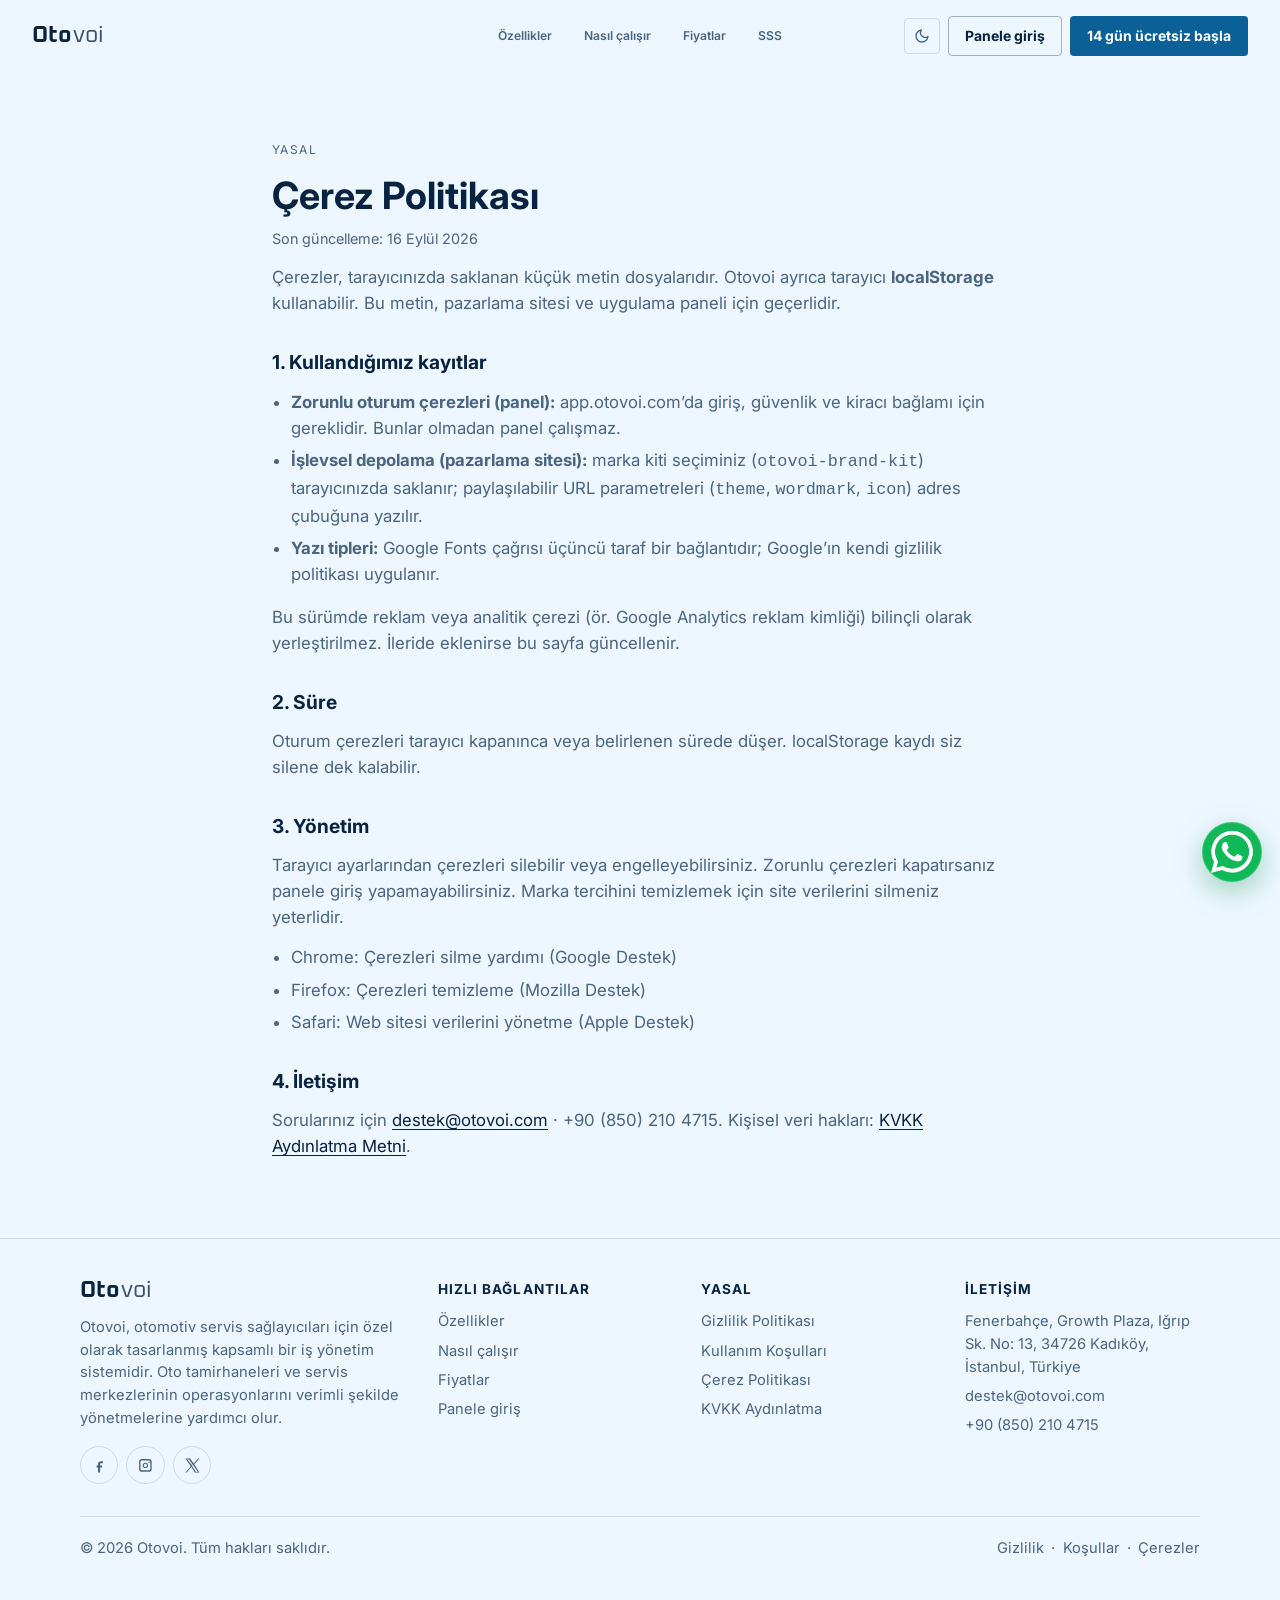
<file: cerez-politikasi.html>
<!doctype html>
<html
  lang="tr"
  data-theme="otovoi"
  data-wordmark="split"
  data-mark="none"
  data-site-font="inter"
  data-logo-font="oxanium"
  data-legal-page
>
  <head>
    <meta charset="UTF-8" />
    <!-- Anti-FOUC: set color scheme before first paint -->
    <script>
      (function () {
        var s = localStorage.getItem('otovoi-color-scheme');
        document.documentElement.dataset.colorScheme =
          s === 'dark' ? 'dark' : s === 'light' ? 'light' :
          window.matchMedia('(prefers-color-scheme: dark)').matches ? 'dark' : 'light';
      }());
    </script>
    <meta name="viewport" content="width=device-width, initial-scale=1.0" />
    <title>Çerez Politikası | Otovoi</title>
    <meta name="description" content="Otovoi web sitesi ve uygulamasında kullanılan çerezler ile yerel depolama kayıtları hakkında bilgi alın." />
    <meta name="robots" content="noindex,follow" />
    <meta name="theme-color" content="#0b1218" />
    <link rel="canonical" href="https://otovoi.com/cerez-politikasi.html" />
    <link rel="icon" href="/favicon.svg" type="image/svg+xml" />
    <meta property="og:type" content="website" />
    <meta property="og:locale" content="tr_TR" />
    <meta property="og:site_name" content="Otovoi" />
    <meta property="og:title" content="Çerez Politikası | Otovoi" />
    <meta property="og:description" content="Otovoi web sitesi ve uygulamasındaki çerez ve yerel depolama kullanımını inceleyin." />
    <meta property="og:url" content="https://otovoi.com/cerez-politikasi.html" />
    <meta property="og:image" content="https://otovoi.com/images/otovoi-before-after.webp" />
    <meta property="og:image:type" content="image/webp" />
    <meta property="og:image:width" content="1024" />
    <meta property="og:image:height" content="576" />
    <meta property="og:image:alt" content="Otovoi araç iş yönetimi için önce ve sonra kayıt örneği" />
    <meta name="twitter:card" content="summary_large_image" />
    <meta name="twitter:site" content="@otovoi" />
    <meta name="twitter:title" content="Çerez Politikası | Otovoi" />
    <meta name="twitter:description" content="Otovoi web sitesi ve uygulamasındaki çerez ve yerel depolama kullanımını inceleyin." />
    <meta name="twitter:image" content="https://otovoi.com/images/otovoi-before-after.webp" />
    <meta name="twitter:image:alt" content="Otovoi araç iş yönetimi için önce ve sonra kayıt örneği" />
    <link rel="preconnect" href="https://fonts.googleapis.com" />
    <link rel="preconnect" href="https://fonts.gstatic.com" crossorigin />
    <link
      href="https://fonts.googleapis.com/css2?family=Inter:wght@400;500;600;700;800&amp;family=Oxanium:wght@400;500;600;700;800&amp;display=swap"
      rel="stylesheet"
    />
    <script type="application/ld+json">
      {
        "@context": "https://schema.org",
        "@type": "BreadcrumbList",
        "itemListElement": [
          {
            "@type": "ListItem",
            "position": 1,
            "name": "Ana sayfa",
            "item": "https://otovoi.com/"
          },
          {
            "@type": "ListItem",
            "position": 2,
            "name": "Çerez Politikası",
            "item": "https://otovoi.com/cerez-politikasi.html"
          }
        ]
      }
    </script>
    <script type="module" crossorigin src="/assets/main-Ix8fTr6m.js"></script>
    <script type="module" crossorigin src="/assets/legal-bMVgZ8SY.js"></script>
    <link rel="stylesheet" crossorigin href="/assets/main-d_SHgkln.css">
  </head>
  <body>
    <main id="icerik" class="legal">
      <article class="shell legal__article">
        <p class="legal__kicker">Yasal</p>
        <h1>Çerez Politikası</h1>
        <p class="legal__updated">Son güncelleme: 16 Eylül 2026</p>

        <p>
          Çerezler, tarayıcınızda saklanan küçük metin dosyalarıdır. Otovoi ayrıca tarayıcı
          <strong>localStorage</strong> kullanabilir. Bu metin, pazarlama sitesi ve uygulama paneli için geçerlidir.
        </p>

        <h2>1. Kullandığımız kayıtlar</h2>
        <ul>
          <li>
            <strong>Zorunlu oturum çerezleri (panel):</strong> app.otovoi.com’da giriş, güvenlik ve kiracı bağlamı için
            gereklidir. Bunlar olmadan panel çalışmaz.
          </li>
          <li>
            <strong>İşlevsel depolama (pazarlama sitesi):</strong> marka kiti seçiminiz
            (<code>otovoi-brand-kit</code>) tarayıcınızda saklanır; paylaşılabilir URL parametreleri
            (<code>theme</code>, <code>wordmark</code>, <code>icon</code>) adres çubuğuna yazılır.
          </li>
          <li>
            <strong>Yazı tipleri:</strong> Google Fonts çağrısı üçüncü taraf bir bağlantıdır; Google’ın kendi gizlilik
            politikası uygulanır.
          </li>
        </ul>
        <p>
          Bu sürümde reklam veya analitik çerezi (ör. Google Analytics reklam kimliği) bilinçli olarak yerleştirilmez.
          İleride eklenirse bu sayfa güncellenir.
        </p>

        <h2>2. Süre</h2>
        <p>
          Oturum çerezleri tarayıcı kapanınca veya belirlenen sürede düşer. localStorage kaydı siz silene dek kalabilir.
        </p>

        <h2>3. Yönetim</h2>
        <p>
          Tarayıcı ayarlarından çerezleri silebilir veya engelleyebilirsiniz. Zorunlu çerezleri kapatırsanız panele
          giriş yapamayabilirsiniz. Marka tercihini temizlemek için site verilerini silmeniz yeterlidir.
        </p>
        <ul>
          <li>Chrome: Çerezleri silme yardımı (Google Destek)</li>
          <li>Firefox: Çerezleri temizleme (Mozilla Destek)</li>
          <li>Safari: Web sitesi verilerini yönetme (Apple Destek)</li>
        </ul>

        <h2>4. İletişim</h2>
        <p>
          Sorularınız için <a href="mailto:destek@otovoi.com">destek@otovoi.com</a> · +90 (850) 210 4715.
          Kişisel veri hakları:
          <a href="kvkk.html" data-keep-brand>KVKK Aydınlatma Metni</a>.
        </p>
      </article>
    </main>
  </body>
</html>
</file>
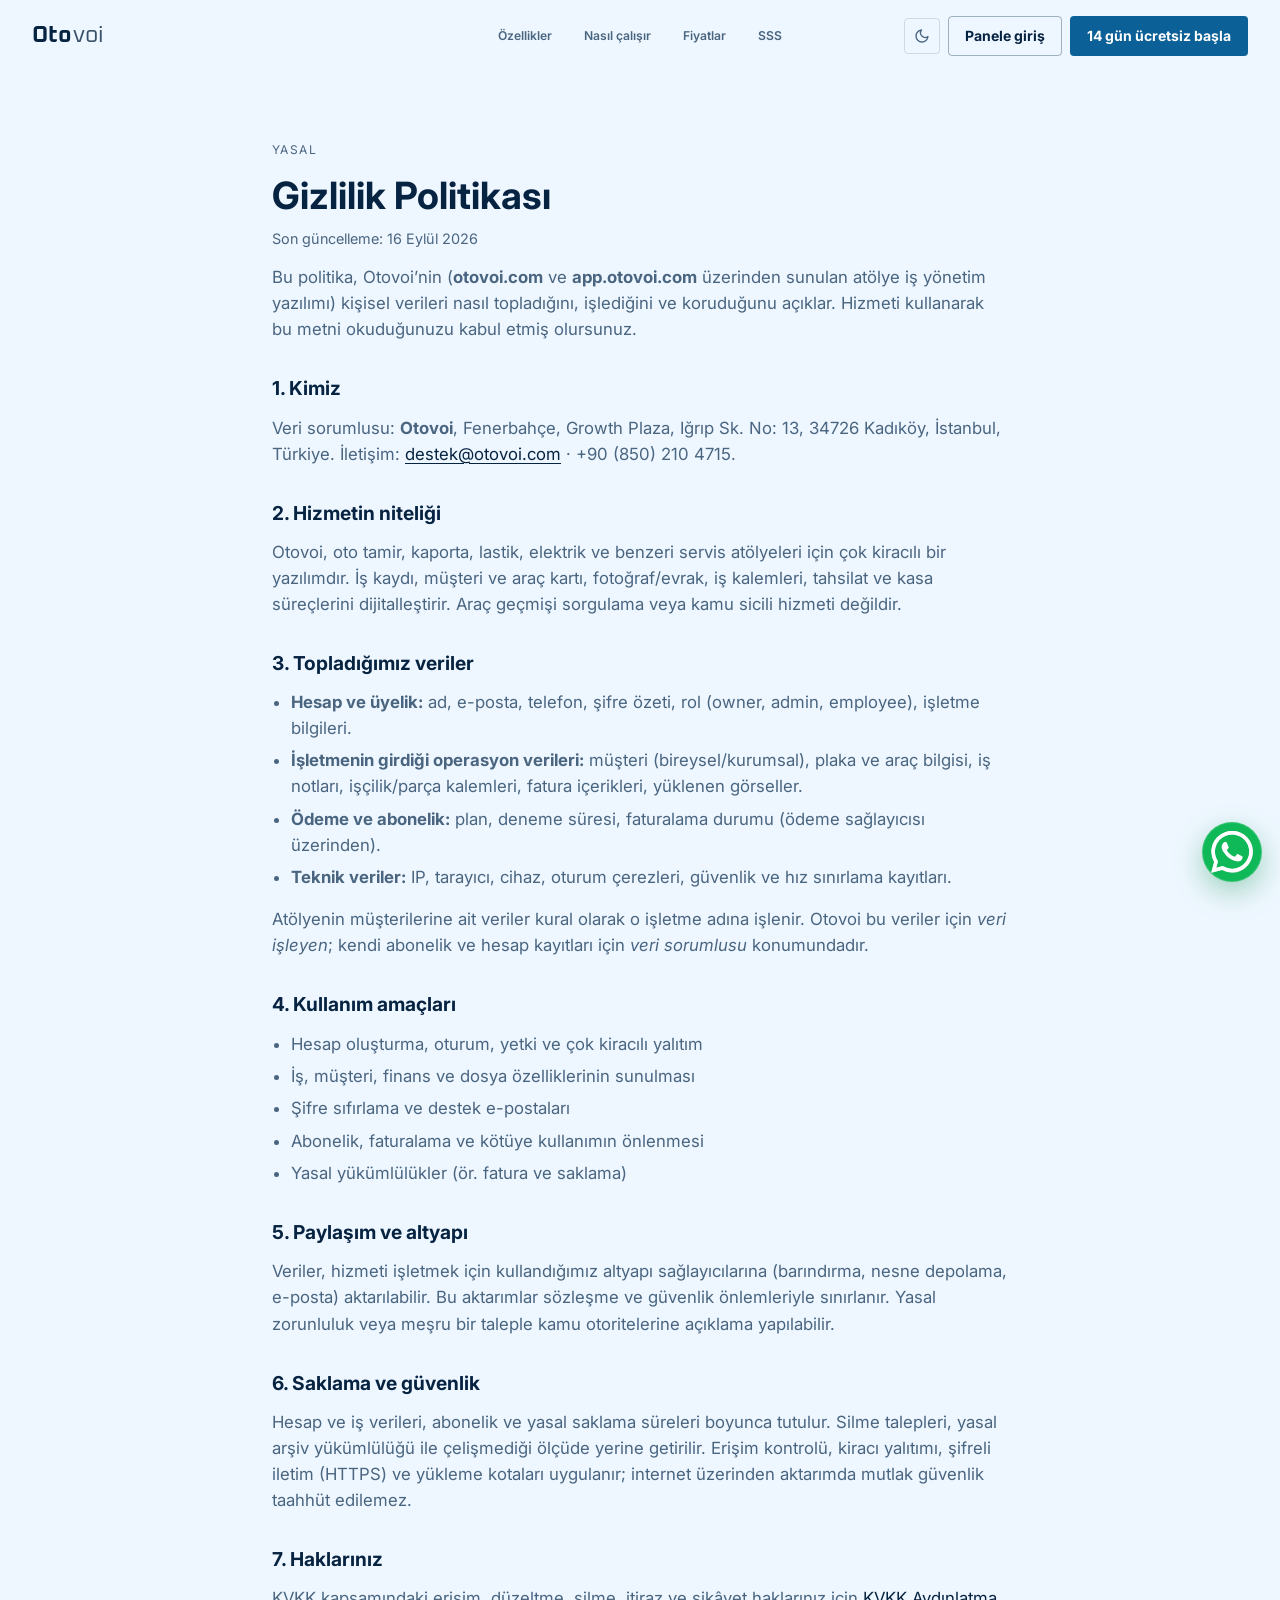
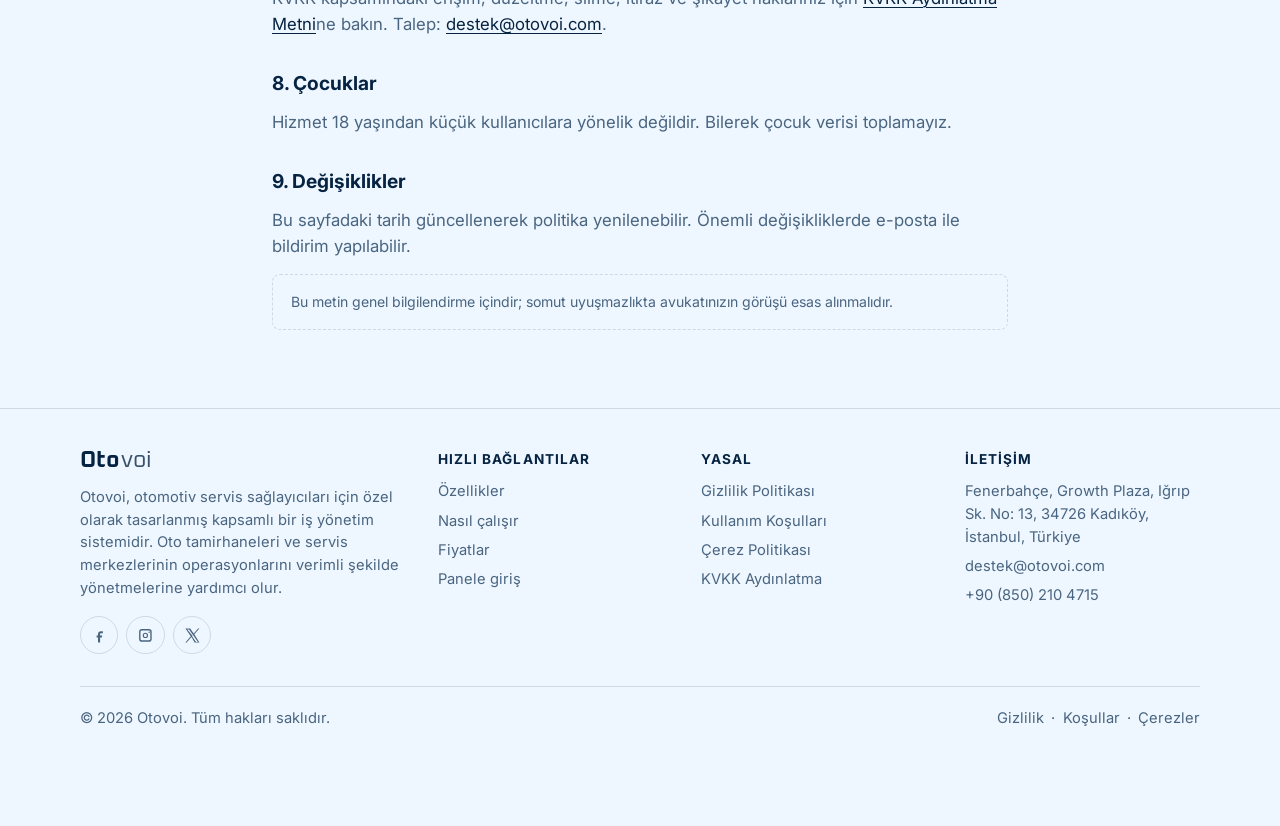
<file: gizlilik.html>
<!doctype html>
<html
  lang="tr"
  data-theme="otovoi"
  data-wordmark="split"
  data-mark="none"
  data-site-font="inter"
  data-logo-font="oxanium"
  data-legal-page
>
  <head>
    <meta charset="UTF-8" />
    <!-- Anti-FOUC: set color scheme before first paint -->
    <script>
      (function () {
        var s = localStorage.getItem('otovoi-color-scheme');
        document.documentElement.dataset.colorScheme =
          s === 'dark' ? 'dark' : s === 'light' ? 'light' :
          window.matchMedia('(prefers-color-scheme: dark)').matches ? 'dark' : 'light';
      }());
    </script>
    <meta name="viewport" content="width=device-width, initial-scale=1.0" />
    <title>Gizlilik Politikası | Otovoi</title>
    <meta
      name="description"
      content="Otovoi gizlilik politikası: atölye iş yönetim yazılımında kişisel verilerin nasıl işlendiği."
    />
    <meta name="robots" content="noindex,follow" />
    <meta name="theme-color" content="#0b1218" />
    <link rel="canonical" href="https://otovoi.com/gizlilik.html" />
    <link rel="icon" href="/favicon.svg" type="image/svg+xml" />
    <meta property="og:type" content="website" />
    <meta property="og:locale" content="tr_TR" />
    <meta property="og:site_name" content="Otovoi" />
    <meta property="og:title" content="Gizlilik Politikası | Otovoi" />
    <meta property="og:description" content="Otovoi hizmetlerinde kişisel verilerin nasıl işlendiğini ve korunduğunu öğrenin." />
    <meta property="og:url" content="https://otovoi.com/gizlilik.html" />
    <meta property="og:image" content="https://otovoi.com/images/otovoi-before-after.webp" />
    <meta property="og:image:type" content="image/webp" />
    <meta property="og:image:width" content="1024" />
    <meta property="og:image:height" content="576" />
    <meta property="og:image:alt" content="Otovoi araç iş yönetimi için önce ve sonra kayıt örneği" />
    <meta name="twitter:card" content="summary_large_image" />
    <meta name="twitter:site" content="@otovoi" />
    <meta name="twitter:title" content="Gizlilik Politikası | Otovoi" />
    <meta name="twitter:description" content="Otovoi hizmetlerinde kişisel verilerin nasıl işlendiğini ve korunduğunu öğrenin." />
    <meta name="twitter:image" content="https://otovoi.com/images/otovoi-before-after.webp" />
    <meta name="twitter:image:alt" content="Otovoi araç iş yönetimi için önce ve sonra kayıt örneği" />
    <link rel="preconnect" href="https://fonts.googleapis.com" />
    <link rel="preconnect" href="https://fonts.gstatic.com" crossorigin />
    <link
      href="https://fonts.googleapis.com/css2?family=Inter:wght@400;500;600;700;800&amp;family=Oxanium:wght@400;500;600;700;800&amp;display=swap"
      rel="stylesheet"
    />
    <script type="application/ld+json">
      {
        "@context": "https://schema.org",
        "@type": "BreadcrumbList",
        "itemListElement": [
          {
            "@type": "ListItem",
            "position": 1,
            "name": "Ana sayfa",
            "item": "https://otovoi.com/"
          },
          {
            "@type": "ListItem",
            "position": 2,
            "name": "Gizlilik Politikası",
            "item": "https://otovoi.com/gizlilik.html"
          }
        ]
      }
    </script>
    <script type="module" crossorigin src="/assets/main-Ix8fTr6m.js"></script>
    <script type="module" crossorigin src="/assets/legal-bMVgZ8SY.js"></script>
    <link rel="stylesheet" crossorigin href="/assets/main-d_SHgkln.css">
  </head>
  <body>
    <main id="icerik" class="legal">
      <article class="shell legal__article">
        <p class="legal__kicker">Yasal</p>
        <h1>Gizlilik Politikası</h1>
        <p class="legal__updated">Son güncelleme: 16 Eylül 2026</p>

        <p>
          Bu politika, Otovoi’nin (<strong>otovoi.com</strong> ve <strong>app.otovoi.com</strong> üzerinden sunulan
          atölye iş yönetim yazılımı) kişisel verileri nasıl topladığını, işlediğini ve koruduğunu açıklar. Hizmeti
          kullanarak bu metni okuduğunuzu kabul etmiş olursunuz.
        </p>

        <h2>1. Kimiz</h2>
        <p>
          Veri sorumlusu: <strong>Otovoi</strong>, Fenerbahçe, Growth Plaza, Iğrıp Sk. No: 13, 34726 Kadıköy, İstanbul,
          Türkiye. İletişim: <a href="mailto:destek@otovoi.com">destek@otovoi.com</a> · +90 (850) 210 4715.
        </p>

        <h2>2. Hizmetin niteliği</h2>
        <p>
          Otovoi, oto tamir, kaporta, lastik, elektrik ve benzeri servis atölyeleri için çok kiracılı bir yazılımdır.
          İş kaydı, müşteri ve araç kartı, fotoğraf/evrak, iş kalemleri, tahsilat ve kasa süreçlerini dijitalleştirir.
          Araç geçmişi sorgulama veya kamu sicili hizmeti değildir.
        </p>

        <h2>3. Topladığımız veriler</h2>
        <ul>
          <li>
            <strong>Hesap ve üyelik:</strong> ad, e-posta, telefon, şifre özeti, rol (owner, admin, employee), işletme
            bilgileri.
          </li>
          <li>
            <strong>İşletmenin girdiği operasyon verileri:</strong> müşteri (bireysel/kurumsal), plaka ve araç bilgisi,
            iş notları, işçilik/parça kalemleri, fatura içerikleri, yüklenen görseller.
          </li>
          <li><strong>Ödeme ve abonelik:</strong> plan, deneme süresi, faturalama durumu (ödeme sağlayıcısı üzerinden).</li>
          <li>
            <strong>Teknik veriler:</strong> IP, tarayıcı, cihaz, oturum çerezleri, güvenlik ve hız sınırlama kayıtları.
          </li>
        </ul>
        <p>
          Atölyenin müşterilerine ait veriler kural olarak o işletme adına işlenir. Otovoi bu veriler için
          <em>veri işleyen</em>; kendi abonelik ve hesap kayıtları için <em>veri sorumlusu</em> konumundadır.
        </p>

        <h2>4. Kullanım amaçları</h2>
        <ul>
          <li>Hesap oluşturma, oturum, yetki ve çok kiracılı yalıtım</li>
          <li>İş, müşteri, finans ve dosya özelliklerinin sunulması</li>
          <li>Şifre sıfırlama ve destek e-postaları</li>
          <li>Abonelik, faturalama ve kötüye kullanımın önlenmesi</li>
          <li>Yasal yükümlülükler (ör. fatura ve saklama)</li>
        </ul>

        <h2>5. Paylaşım ve altyapı</h2>
        <p>
          Veriler, hizmeti işletmek için kullandığımız altyapı sağlayıcılarına (barındırma, nesne depolama, e-posta)
          aktarılabilir. Bu aktarımlar sözleşme ve güvenlik önlemleriyle sınırlanır. Yasal zorunluluk veya meşru bir
          taleple kamu otoritelerine açıklama yapılabilir.
        </p>

        <h2>6. Saklama ve güvenlik</h2>
        <p>
          Hesap ve iş verileri, abonelik ve yasal saklama süreleri boyunca tutulur. Silme talepleri, yasal arşiv
          yükümlülüğü ile çelişmediği ölçüde yerine getirilir. Erişim kontrolü, kiracı yalıtımı, şifreli iletim (HTTPS)
          ve yükleme kotaları uygulanır; internet üzerinden aktarımda mutlak güvenlik taahhüt edilemez.
        </p>

        <h2>7. Haklarınız</h2>
        <p>
          KVKK kapsamındaki erişim, düzeltme, silme, itiraz ve şikâyet haklarınız için
          <a href="kvkk.html" data-keep-brand>KVKK Aydınlatma Metni</a>ne bakın. Talep:
          <a href="mailto:destek@otovoi.com">destek@otovoi.com</a>.
        </p>

        <h2>8. Çocuklar</h2>
        <p>Hizmet 18 yaşından küçük kullanıcılara yönelik değildir. Bilerek çocuk verisi toplamayız.</p>

        <h2>9. Değişiklikler</h2>
        <p>Bu sayfadaki tarih güncellenerek politika yenilenebilir. Önemli değişikliklerde e-posta ile bildirim yapılabilir.</p>

        <p class="legal__note">
          Bu metin genel bilgilendirme içindir; somut uyuşmazlıkta avukatınızın görüşü esas alınmalıdır.
        </p>
      </article>
    </main>
  </body>
</html>
</file>
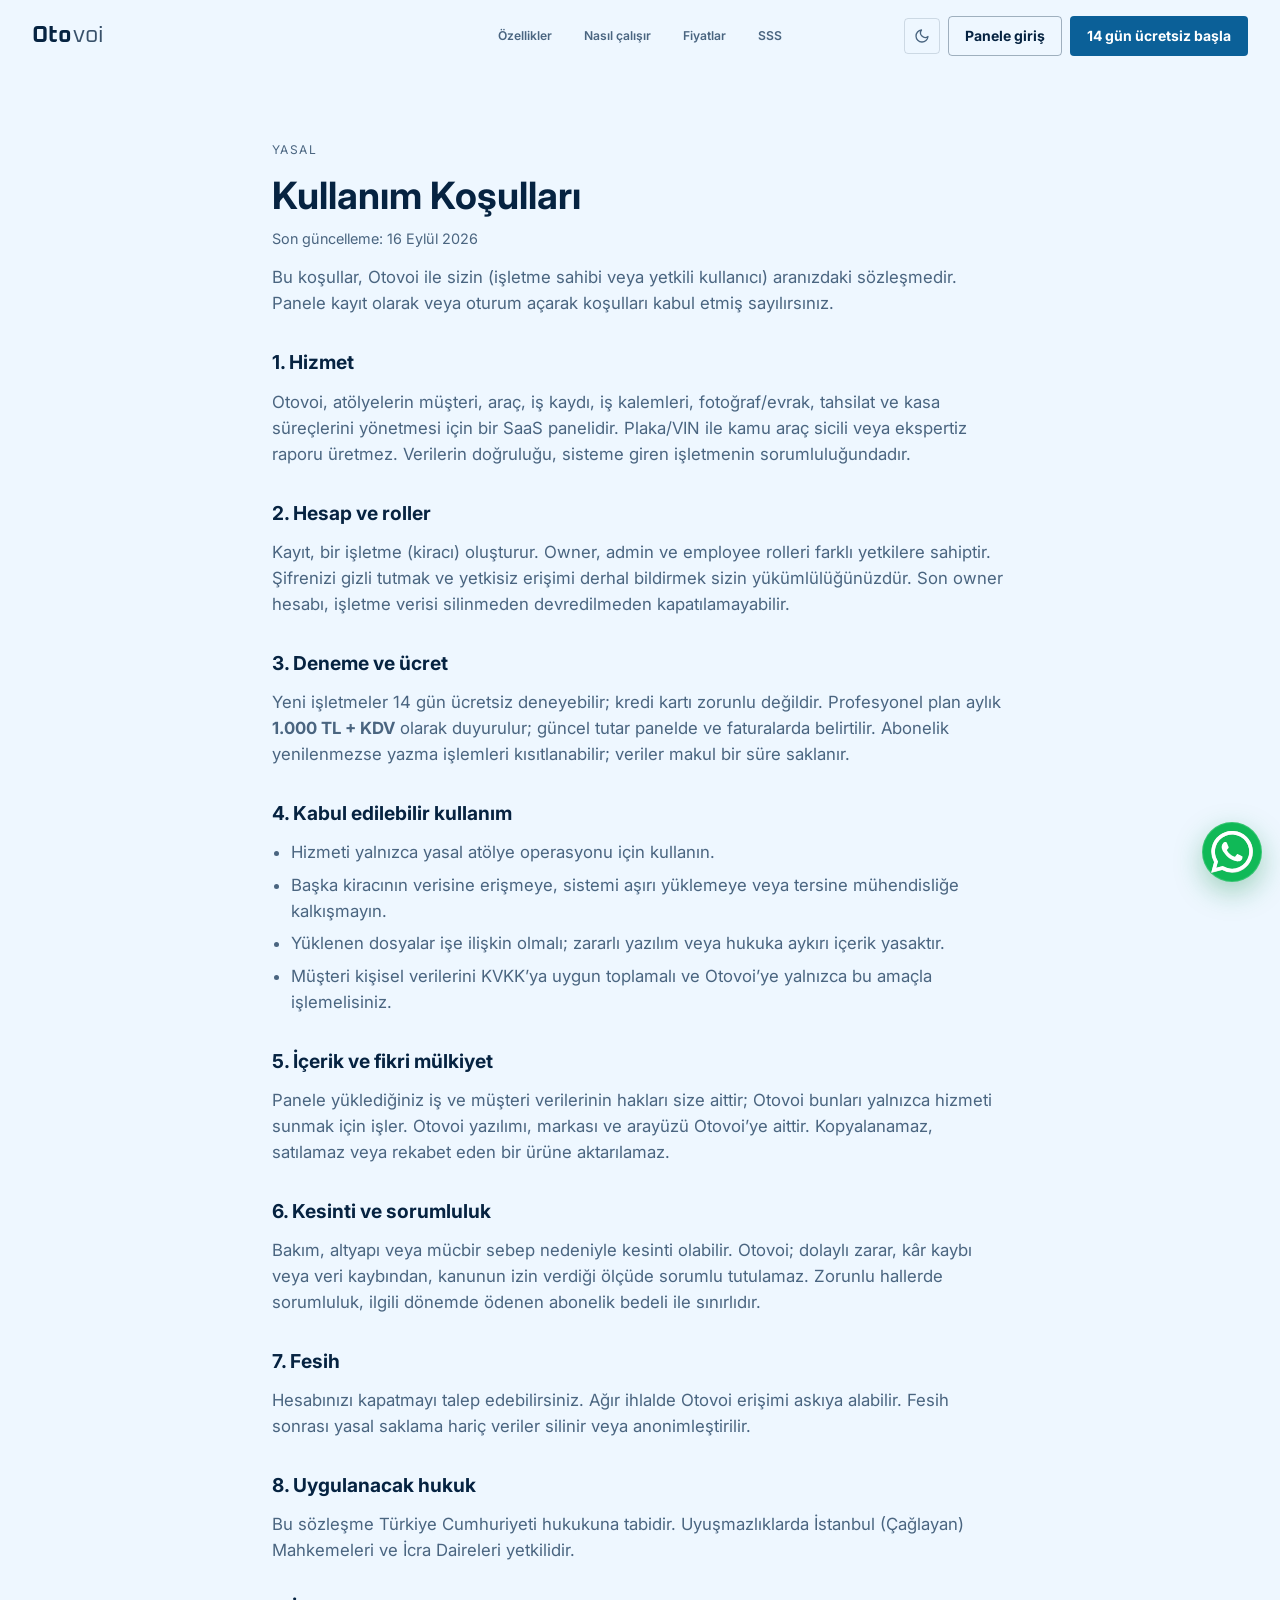
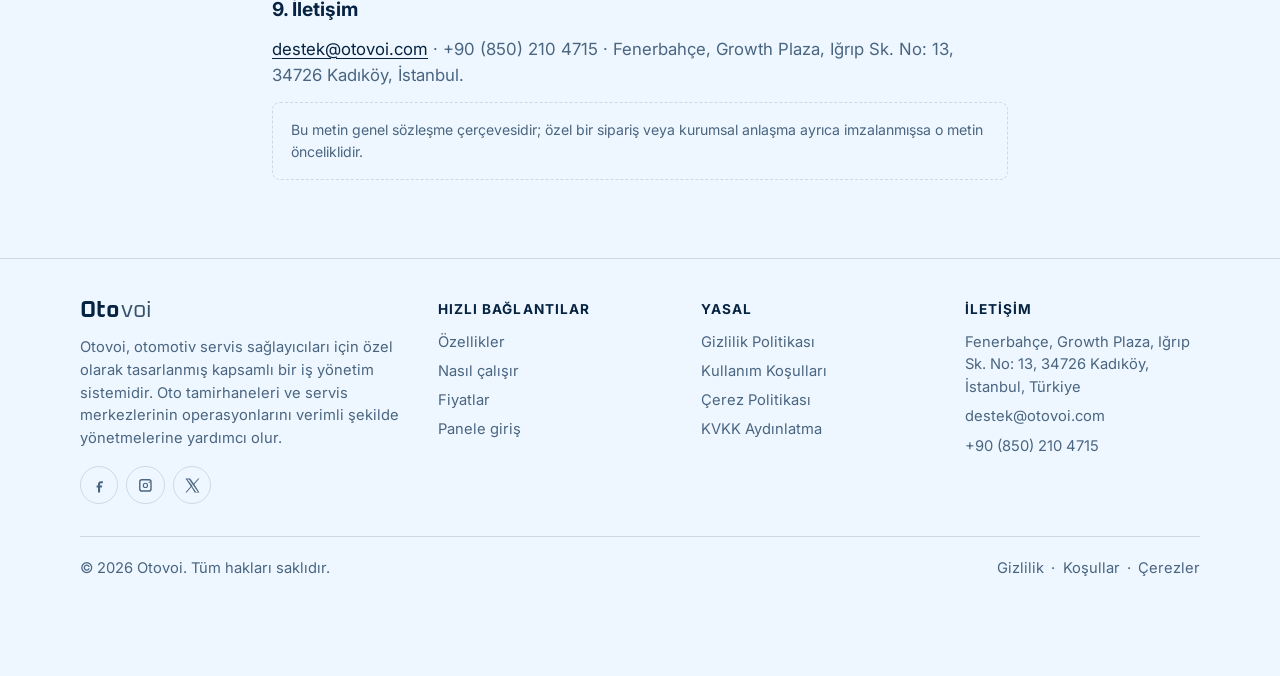
<file: kullanim-kosullari.html>
<!doctype html>
<html
  lang="tr"
  data-theme="otovoi"
  data-wordmark="split"
  data-mark="none"
  data-site-font="inter"
  data-logo-font="oxanium"
  data-legal-page
>
  <head>
    <meta charset="UTF-8" />
    <!-- Anti-FOUC: set color scheme before first paint -->
    <script>
      (function () {
        var s = localStorage.getItem('otovoi-color-scheme');
        document.documentElement.dataset.colorScheme =
          s === 'dark' ? 'dark' : s === 'light' ? 'light' :
          window.matchMedia('(prefers-color-scheme: dark)').matches ? 'dark' : 'light';
      }());
    </script>
    <meta name="viewport" content="width=device-width, initial-scale=1.0" />
    <title>Kullanım Koşulları | Otovoi</title>
    <meta
      name="description"
      content="Otovoi kullanım koşulları: atölye iş yönetim yazılımının abonelik, hesap ve kullanım kuralları."
    />
    <meta name="robots" content="noindex,follow" />
    <meta name="theme-color" content="#0b1218" />
    <link rel="canonical" href="https://otovoi.com/kullanim-kosullari.html" />
    <link rel="icon" href="/favicon.svg" type="image/svg+xml" />
    <meta property="og:type" content="website" />
    <meta property="og:locale" content="tr_TR" />
    <meta property="og:site_name" content="Otovoi" />
    <meta property="og:title" content="Kullanım Koşulları | Otovoi" />
    <meta property="og:description" content="Otovoi hesap, abonelik ve hizmet kullanım koşullarını inceleyin." />
    <meta property="og:url" content="https://otovoi.com/kullanim-kosullari.html" />
    <meta property="og:image" content="https://otovoi.com/images/otovoi-before-after.webp" />
    <meta property="og:image:type" content="image/webp" />
    <meta property="og:image:width" content="1024" />
    <meta property="og:image:height" content="576" />
    <meta property="og:image:alt" content="Otovoi araç iş yönetimi için önce ve sonra kayıt örneği" />
    <meta name="twitter:card" content="summary_large_image" />
    <meta name="twitter:site" content="@otovoi" />
    <meta name="twitter:title" content="Kullanım Koşulları | Otovoi" />
    <meta name="twitter:description" content="Otovoi hesap, abonelik ve hizmet kullanım koşullarını inceleyin." />
    <meta name="twitter:image" content="https://otovoi.com/images/otovoi-before-after.webp" />
    <meta name="twitter:image:alt" content="Otovoi araç iş yönetimi için önce ve sonra kayıt örneği" />
    <link rel="preconnect" href="https://fonts.googleapis.com" />
    <link rel="preconnect" href="https://fonts.gstatic.com" crossorigin />
    <link
      href="https://fonts.googleapis.com/css2?family=Inter:wght@400;500;600;700;800&amp;family=Oxanium:wght@400;500;600;700;800&amp;display=swap"
      rel="stylesheet"
    />
    <script type="application/ld+json">
      {
        "@context": "https://schema.org",
        "@type": "BreadcrumbList",
        "itemListElement": [
          {
            "@type": "ListItem",
            "position": 1,
            "name": "Ana sayfa",
            "item": "https://otovoi.com/"
          },
          {
            "@type": "ListItem",
            "position": 2,
            "name": "Kullanım Koşulları",
            "item": "https://otovoi.com/kullanim-kosullari.html"
          }
        ]
      }
    </script>
    <script type="module" crossorigin src="/assets/main-Ix8fTr6m.js"></script>
    <script type="module" crossorigin src="/assets/legal-bMVgZ8SY.js"></script>
    <link rel="stylesheet" crossorigin href="/assets/main-d_SHgkln.css">
  </head>
  <body>
    <main id="icerik" class="legal">
      <article class="shell legal__article">
        <p class="legal__kicker">Yasal</p>
        <h1>Kullanım Koşulları</h1>
        <p class="legal__updated">Son güncelleme: 16 Eylül 2026</p>

        <p>
          Bu koşullar, Otovoi ile sizin (işletme sahibi veya yetkili kullanıcı) aranızdaki sözleşmedir. Panele kayıt
          olarak veya oturum açarak koşulları kabul etmiş sayılırsınız.
        </p>

        <h2>1. Hizmet</h2>
        <p>
          Otovoi, atölyelerin müşteri, araç, iş kaydı, iş kalemleri, fotoğraf/evrak, tahsilat ve kasa süreçlerini
          yönetmesi için bir SaaS panelidir. Plaka/VIN ile kamu araç sicili veya ekspertiz raporu üretmez. Verilerin
          doğruluğu, sisteme giren işletmenin sorumluluğundadır.
        </p>

        <h2>2. Hesap ve roller</h2>
        <p>
          Kayıt, bir işletme (kiracı) oluşturur. Owner, admin ve employee rolleri farklı yetkilere sahiptir. Şifrenizi
          gizli tutmak ve yetkisiz erişimi derhal bildirmek sizin yükümlülüğünüzdür. Son owner hesabı, işletme verisi
          silinmeden devredilmeden kapatılamayabilir.
        </p>

        <h2>3. Deneme ve ücret</h2>
        <p>
          Yeni işletmeler 14 gün ücretsiz deneyebilir; kredi kartı zorunlu değildir. Profesyonel plan aylık
          <strong>1.000 TL + KDV</strong> olarak duyurulur; güncel tutar panelde ve faturalarda belirtilir. Abonelik
          yenilenmezse yazma işlemleri kısıtlanabilir; veriler makul bir süre saklanır.
        </p>

        <h2>4. Kabul edilebilir kullanım</h2>
        <ul>
          <li>Hizmeti yalnızca yasal atölye operasyonu için kullanın.</li>
          <li>Başka kiracının verisine erişmeye, sistemi aşırı yüklemeye veya tersine mühendisliğe kalkışmayın.</li>
          <li>Yüklenen dosyalar işe ilişkin olmalı; zararlı yazılım veya hukuka aykırı içerik yasaktır.</li>
          <li>Müşteri kişisel verilerini KVKK’ya uygun toplamalı ve Otovoi’ye yalnızca bu amaçla işlemelisiniz.</li>
        </ul>

        <h2>5. İçerik ve fikri mülkiyet</h2>
        <p>
          Panele yüklediğiniz iş ve müşteri verilerinin hakları size aittir; Otovoi bunları yalnızca hizmeti sunmak
          için işler. Otovoi yazılımı, markası ve arayüzü Otovoi’ye aittir. Kopyalanamaz, satılamaz veya rekabet eden
          bir ürüne aktarılamaz.
        </p>

        <h2>6. Kesinti ve sorumluluk</h2>
        <p>
          Bakım, altyapı veya mücbir sebep nedeniyle kesinti olabilir. Otovoi; dolaylı zarar, kâr kaybı veya veri
          kaybından, kanunun izin verdiği ölçüde sorumlu tutulamaz. Zorunlu hallerde sorumluluk, ilgili dönemde ödenen
          abonelik bedeli ile sınırlıdır.
        </p>

        <h2>7. Fesih</h2>
        <p>
          Hesabınızı kapatmayı talep edebilirsiniz. Ağır ihlalde Otovoi erişimi askıya alabilir. Fesih sonrası yasal
          saklama hariç veriler silinir veya anonimleştirilir.
        </p>

        <h2>8. Uygulanacak hukuk</h2>
        <p>
          Bu sözleşme Türkiye Cumhuriyeti hukukuna tabidir. Uyuşmazlıklarda İstanbul (Çağlayan) Mahkemeleri ve İcra
          Daireleri yetkilidir.
        </p>

        <h2>9. İletişim</h2>
        <p>
          <a href="mailto:destek@otovoi.com">destek@otovoi.com</a> · +90 (850) 210 4715 · Fenerbahçe, Growth Plaza,
          Iğrıp Sk. No: 13, 34726 Kadıköy, İstanbul.
        </p>

        <p class="legal__note">
          Bu metin genel sözleşme çerçevesidir; özel bir sipariş veya kurumsal anlaşma ayrıca imzalanmışsa o metin
          önceliklidir.
        </p>
      </article>
    </main>
  </body>
</html>
</file>
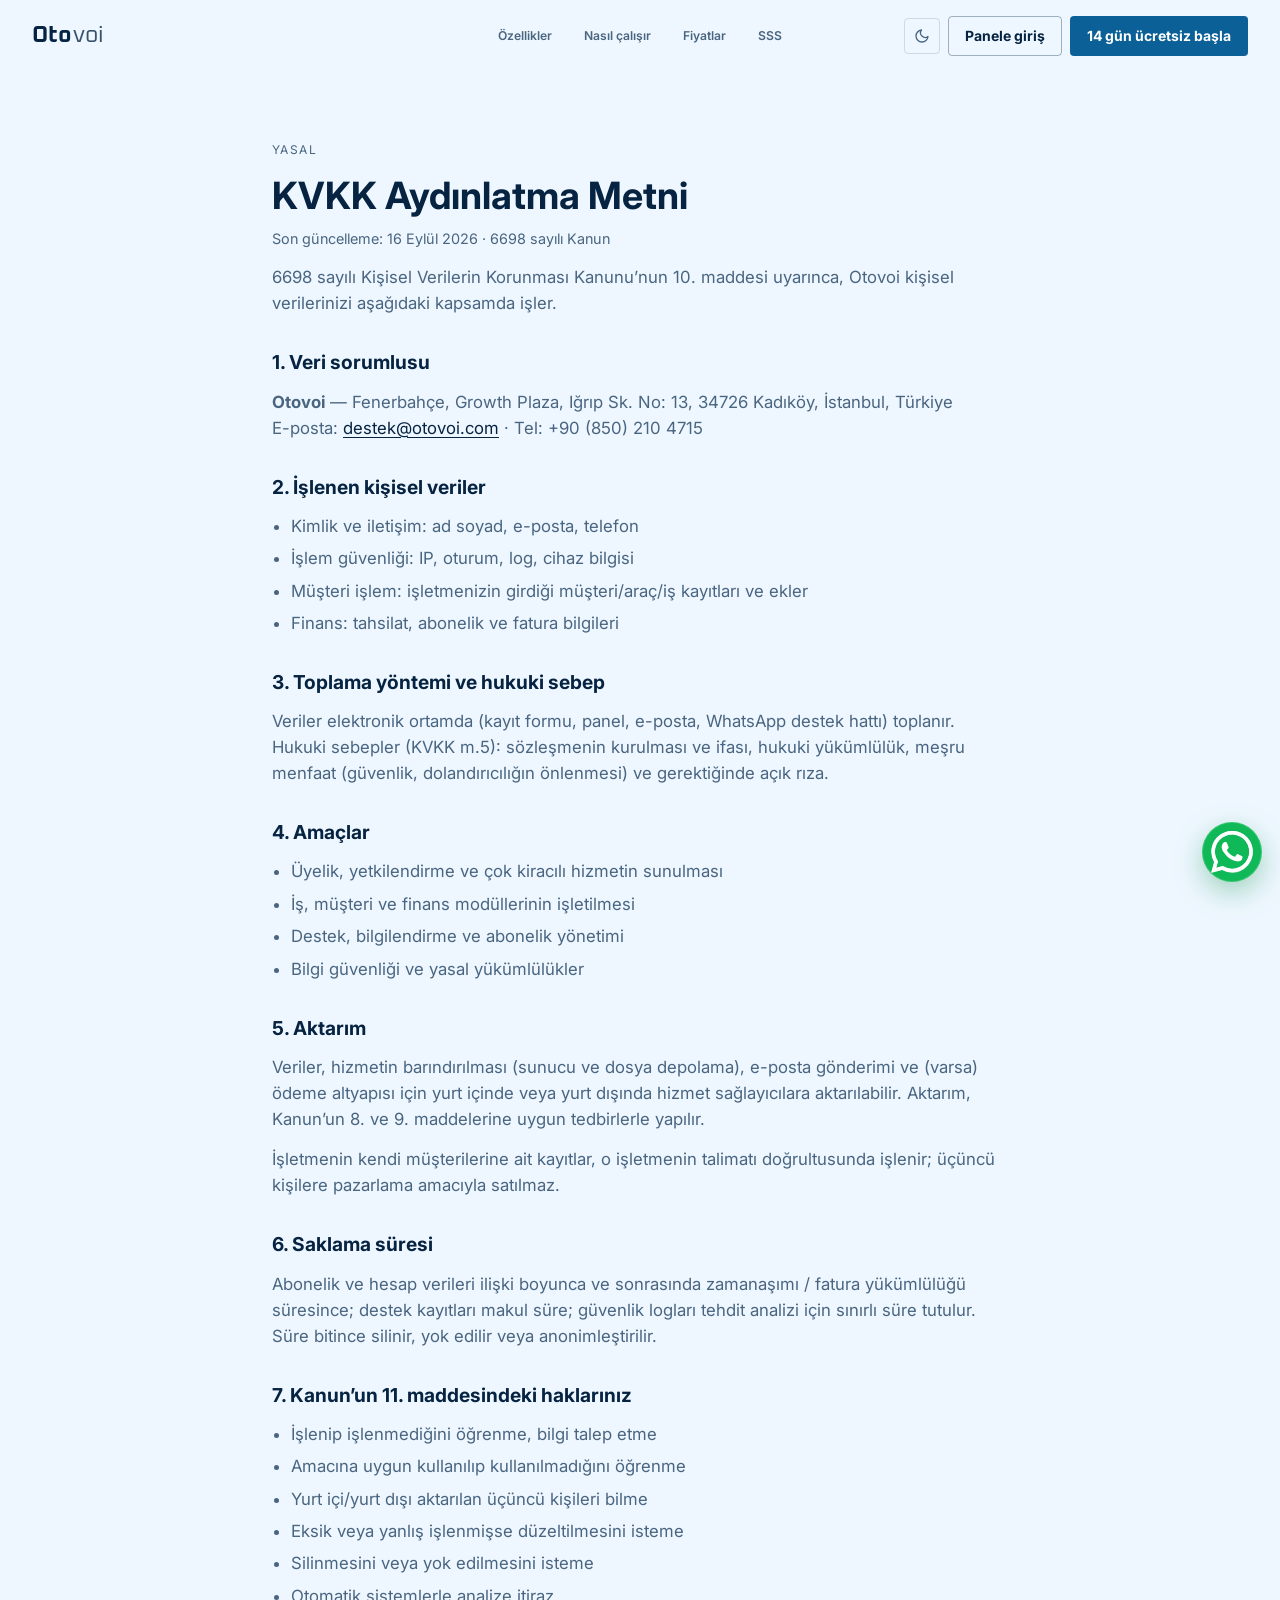
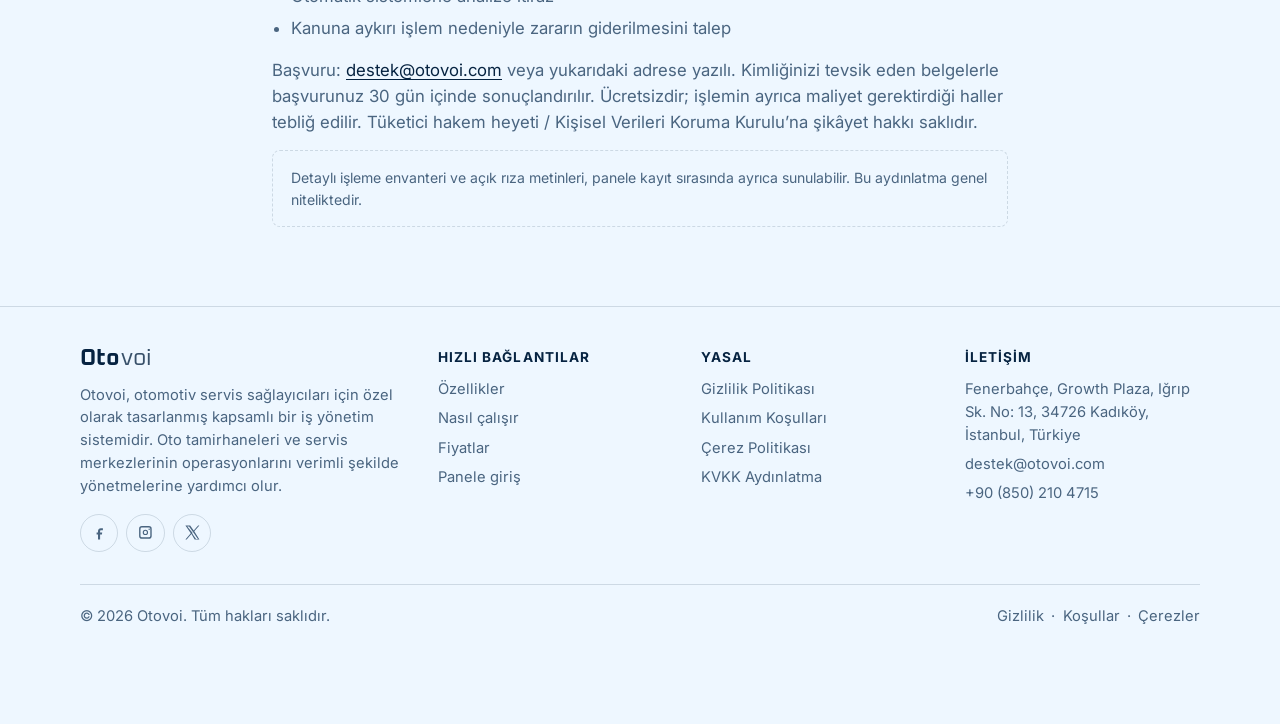
<file: kvkk.html>
<!doctype html>
<html
  lang="tr"
  data-theme="otovoi"
  data-wordmark="split"
  data-mark="none"
  data-site-font="inter"
  data-logo-font="oxanium"
  data-legal-page
>
  <head>
    <meta charset="UTF-8" />
    <!-- Anti-FOUC: set color scheme before first paint -->
    <script>
      (function () {
        var s = localStorage.getItem('otovoi-color-scheme');
        document.documentElement.dataset.colorScheme =
          s === 'dark' ? 'dark' : s === 'light' ? 'light' :
          window.matchMedia('(prefers-color-scheme: dark)').matches ? 'dark' : 'light';
      }());
    </script>
    <meta name="viewport" content="width=device-width, initial-scale=1.0" />
    <title>KVKK Aydınlatma Metni | Otovoi</title>
    <meta
      name="description"
      content="Otovoi KVKK aydınlatma metni: 6698 sayılı Kanun kapsamında kişisel verilerin işlenmesi."
    />
    <meta name="robots" content="noindex,follow" />
    <meta name="theme-color" content="#0b1218" />
    <link rel="canonical" href="https://otovoi.com/kvkk.html" />
    <link rel="icon" href="/favicon.svg" type="image/svg+xml" />
    <meta property="og:type" content="website" />
    <meta property="og:locale" content="tr_TR" />
    <meta property="og:site_name" content="Otovoi" />
    <meta property="og:title" content="KVKK Aydınlatma Metni | Otovoi" />
    <meta property="og:description" content="Otovoi’nin 6698 sayılı Kanun kapsamındaki kişisel veri işleme açıklamalarını inceleyin." />
    <meta property="og:url" content="https://otovoi.com/kvkk.html" />
    <meta property="og:image" content="https://otovoi.com/images/otovoi-before-after.webp" />
    <meta property="og:image:type" content="image/webp" />
    <meta property="og:image:width" content="1024" />
    <meta property="og:image:height" content="576" />
    <meta property="og:image:alt" content="Otovoi araç iş yönetimi için önce ve sonra kayıt örneği" />
    <meta name="twitter:card" content="summary_large_image" />
    <meta name="twitter:site" content="@otovoi" />
    <meta name="twitter:title" content="KVKK Aydınlatma Metni | Otovoi" />
    <meta name="twitter:description" content="Otovoi’nin 6698 sayılı Kanun kapsamındaki kişisel veri işleme açıklamalarını inceleyin." />
    <meta name="twitter:image" content="https://otovoi.com/images/otovoi-before-after.webp" />
    <meta name="twitter:image:alt" content="Otovoi araç iş yönetimi için önce ve sonra kayıt örneği" />
    <link rel="preconnect" href="https://fonts.googleapis.com" />
    <link rel="preconnect" href="https://fonts.gstatic.com" crossorigin />
    <link
      href="https://fonts.googleapis.com/css2?family=Inter:wght@400;500;600;700;800&amp;family=Oxanium:wght@400;500;600;700;800&amp;display=swap"
      rel="stylesheet"
    />
    <script type="application/ld+json">
      {
        "@context": "https://schema.org",
        "@type": "BreadcrumbList",
        "itemListElement": [
          {
            "@type": "ListItem",
            "position": 1,
            "name": "Ana sayfa",
            "item": "https://otovoi.com/"
          },
          {
            "@type": "ListItem",
            "position": 2,
            "name": "KVKK Aydınlatma Metni",
            "item": "https://otovoi.com/kvkk.html"
          }
        ]
      }
    </script>
    <script type="module" crossorigin src="/assets/main-Ix8fTr6m.js"></script>
    <script type="module" crossorigin src="/assets/legal-bMVgZ8SY.js"></script>
    <link rel="stylesheet" crossorigin href="/assets/main-d_SHgkln.css">
  </head>
  <body>
    <main id="icerik" class="legal">
      <article class="shell legal__article">
        <p class="legal__kicker">Yasal</p>
        <h1>KVKK Aydınlatma Metni</h1>
        <p class="legal__updated">Son güncelleme: 16 Eylül 2026 · 6698 sayılı Kanun</p>

        <p>
          6698 sayılı Kişisel Verilerin Korunması Kanunu’nun 10. maddesi uyarınca, Otovoi kişisel verilerinizi aşağıdaki
          kapsamda işler.
        </p>

        <h2>1. Veri sorumlusu</h2>
        <p>
          <strong>Otovoi</strong> — Fenerbahçe, Growth Plaza, Iğrıp Sk. No: 13, 34726 Kadıköy, İstanbul, Türkiye<br />
          E-posta: <a href="mailto:destek@otovoi.com">destek@otovoi.com</a> · Tel: +90 (850) 210 4715
        </p>

        <h2>2. İşlenen kişisel veriler</h2>
        <ul>
          <li>Kimlik ve iletişim: ad soyad, e-posta, telefon</li>
          <li>İşlem güvenliği: IP, oturum, log, cihaz bilgisi</li>
          <li>Müşteri işlem: işletmenizin girdiği müşteri/araç/iş kayıtları ve ekler</li>
          <li>Finans: tahsilat, abonelik ve fatura bilgileri</li>
        </ul>

        <h2>3. Toplama yöntemi ve hukuki sebep</h2>
        <p>
          Veriler elektronik ortamda (kayıt formu, panel, e-posta, WhatsApp destek hattı) toplanır. Hukuki sebepler
          (KVKK m.5): sözleşmenin kurulması ve ifası, hukuki yükümlülük, meşru menfaat (güvenlik, dolandırıcılığın
          önlenmesi) ve gerektiğinde açık rıza.
        </p>

        <h2>4. Amaçlar</h2>
        <ul>
          <li>Üyelik, yetkilendirme ve çok kiracılı hizmetin sunulması</li>
          <li>İş, müşteri ve finans modüllerinin işletilmesi</li>
          <li>Destek, bilgilendirme ve abonelik yönetimi</li>
          <li>Bilgi güvenliği ve yasal yükümlülükler</li>
        </ul>

        <h2>5. Aktarım</h2>
        <p>
          Veriler, hizmetin barındırılması (sunucu ve dosya depolama), e-posta gönderimi ve (varsa) ödeme altyapısı
          için yurt içinde veya yurt dışında hizmet sağlayıcılara aktarılabilir. Aktarım, Kanun’un 8. ve 9. maddelerine
          uygun tedbirlerle yapılır.
        </p>
        <p>
          İşletmenin kendi müşterilerine ait kayıtlar, o işletmenin talimatı doğrultusunda işlenir; üçüncü kişilere
          pazarlama amacıyla satılmaz.
        </p>

        <h2>6. Saklama süresi</h2>
        <p>
          Abonelik ve hesap verileri ilişki boyunca ve sonrasında zamanaşımı / fatura yükümlülüğü süresince; destek
          kayıtları makul süre; güvenlik logları tehdit analizi için sınırlı süre tutulur. Süre bitince silinir,
          yok edilir veya anonimleştirilir.
        </p>

        <h2>7. Kanun’un 11. maddesindeki haklarınız</h2>
        <ul>
          <li>İşlenip işlenmediğini öğrenme, bilgi talep etme</li>
          <li>Amacına uygun kullanılıp kullanılmadığını öğrenme</li>
          <li>Yurt içi/yurt dışı aktarılan üçüncü kişileri bilme</li>
          <li>Eksik veya yanlış işlenmişse düzeltilmesini isteme</li>
          <li>Silinmesini veya yok edilmesini isteme</li>
          <li>Otomatik sistemlerle analize itiraz</li>
          <li>Kanuna aykırı işlem nedeniyle zararın giderilmesini talep</li>
        </ul>
        <p>
          Başvuru: <a href="mailto:destek@otovoi.com">destek@otovoi.com</a> veya yukarıdaki adrese yazılı. Kimliğinizi
          tevsik eden belgelerle başvurunuz 30 gün içinde sonuçlandırılır. Ücretsizdir; işlemin ayrıca maliyet
          gerektirdiği haller tebliğ edilir. Tüketici hakem heyeti / Kişisel Verileri Koruma Kurulu’na şikâyet hakkı
          saklıdır.
        </p>

        <p class="legal__note">
          Detaylı işleme envanteri ve açık rıza metinleri, panele kayıt sırasında ayrıca sunulabilir. Bu aydınlatma
          genel niteliktedir.
        </p>
      </article>
    </main>
  </body>
</html>
</file>
<file: assets/main-d_SHgkln.css>
:root{--palette-ink-1000: #0b0d0f;--palette-ink-950: #111417;--palette-ink-900: #171b1f;--palette-steel-800: #2b3136;--palette-steel-700: #41494f;--palette-steel-600: #5d666d;--palette-steel-500: #7a8389;--palette-steel-300: #b9bec1;--palette-steel-200: #d5d8d8;--palette-steel-100: #e8e9e7;--palette-steel-50: #f4f4f1;--palette-white: #ffffff;--palette-signal-700: #8a5c00;--palette-signal-600: #ad7600;--palette-signal-500: #d99a00;--palette-signal-400: #f2b705;--palette-signal-300: #ffcf42;--palette-signal-100: #fff1b8;--palette-success-500: #2f8f5b;--palette-danger-500: #c84b3a;--palette-info-500: #39758f;--type-family-display: "Oxanium", "Arial Narrow", sans-serif;--type-family-body: "Inter", system-ui, -apple-system, BlinkMacSystemFont, "Segoe UI", sans-serif;--type-family-data: "Oxanium", "Roboto Mono", monospace;--type-size-display-xl: clamp(2.75rem, 7vw, 5.75rem);--type-size-display-lg: clamp(2.25rem, 5vw, 4.25rem);--type-size-heading-lg: clamp(1.85rem, 3.4vw, 3rem);--type-size-heading-md: clamp(1.4rem, 2.3vw, 2rem);--type-size-heading-sm: 1.25rem;--type-size-body-lg: clamp(1.05rem, 1.5vw, 1.2rem);--type-size-body: 1rem;--type-size-body-sm: .875rem;--type-size-label: .75rem;--type-leading-display: .96;--type-leading-heading: 1.1;--type-leading-body: 1.6;--type-tracking-display: -.035em;--type-tracking-label: .11em;--space-0: 0;--space-1: .25rem;--space-2: .5rem;--space-3: .75rem;--space-4: 1rem;--space-5: 1.25rem;--space-6: 1.5rem;--space-8: 2rem;--space-10: 2.5rem;--space-12: 3rem;--space-16: 4rem;--space-20: 5rem;--space-24: 6rem;--space-page-gutter: clamp(1rem, 3vw, 2rem);--space-section: clamp(4rem, 9vw, 7.5rem);--space-section-compact: clamp(2.75rem, 6vw, 4.5rem);--layout-content-max: 72rem;--layout-reading-max: 44rem;--border-width-hairline: 1px;--border-width-strong: 2px;--radius-none: 0;--radius-xs: .125rem;--radius-sm: .25rem;--radius-md: .5rem;--radius-lg: .75rem;--radius-round: 50%;--control-height-sm: 2.5rem;--control-height-md: 3rem;--control-height-lg: 3.5rem;--shadow-none: none;--shadow-raised: 0 1px 0 rgb(11 13 15 / 10%), 0 8px 24px rgb(11 13 15 / 8%);--shadow-overlay: 0 18px 48px rgb(11 13 15 / 18%);--shadow-pressed: inset 0 1px 2px rgb(11 13 15 / 18%);--motion-duration-instant: .1s;--motion-duration-fast: .16s;--motion-duration-base: .24s;--motion-duration-slow: .42s;--motion-duration-emphasis: .56s;--motion-stagger-tight: 60ms;--motion-stagger-base: 90ms;--motion-distance-sm: .4rem;--motion-distance-md: .75rem;--motion-ease-standard: cubic-bezier(.2, 0, 0, 1);--motion-ease-enter: cubic-bezier(0, 0, 0, 1);--motion-ease-exit: cubic-bezier(.3, 0, 1, 1);--color-canvas: var(--palette-steel-50);--color-surface-1: var(--palette-white);--color-surface-2: var(--palette-steel-100);--color-surface-3: var(--palette-steel-200);--color-surface-inverse: var(--palette-ink-950);--color-text: var(--palette-ink-950);--color-text-muted: var(--palette-steel-600);--color-text-subtle: var(--palette-steel-700);--color-text-inverse: var(--palette-steel-50);--color-border: rgb(23 27 31 / 18%);--color-border-strong: rgb(23 27 31 / 42%);--color-accent: var(--palette-signal-400);--color-accent-hover: var(--palette-signal-500);--color-accent-active: var(--palette-signal-600);--color-accent-text: var(--palette-ink-1000);--color-accent-quiet: var(--palette-signal-100);--color-accent-text-quiet: var(--palette-signal-700);--color-focus: var(--palette-signal-600);--color-success: var(--palette-success-500);--color-danger: var(--palette-danger-500);--color-info: var(--palette-info-500);--color-scrim: rgb(11 13 15 / 64%);color-scheme:light}html[data-theme=b]:not([data-color-scheme=light]),html[data-theme=d]:not([data-color-scheme=light]),html[data-color-scheme=dark]{--color-canvas: var(--palette-ink-950);--color-surface-1: var(--palette-ink-900);--color-surface-2: #20252a;--color-surface-3: var(--palette-steel-800);--color-surface-inverse: var(--palette-steel-50);--color-text: var(--palette-steel-50);--color-text-muted: var(--palette-steel-300);--color-text-subtle: #949ca1;--color-text-inverse: var(--palette-ink-950);--color-border: rgb(244 244 241 / 15%);--color-border-strong: rgb(244 244 241 / 38%);--color-accent: var(--palette-signal-400);--color-accent-hover: var(--palette-signal-300);--color-accent-active: var(--palette-signal-500);--color-accent-text: var(--palette-ink-1000);--color-accent-quiet: rgb(242 183 5 / 14%);--color-accent-text-quiet: var(--palette-signal-300);--color-focus: var(--palette-signal-300);--color-success: #58b77d;--color-danger: #ef7869;--color-info: #70afc7;--color-scrim: rgb(0 0 0 / 72%);--shadow-raised: 0 1px 0 rgb(255 255 255 / 5%), 0 10px 28px rgb(0 0 0 / 24%);--shadow-overlay: 0 20px 56px rgb(0 0 0 / 42%);color-scheme:dark}@media(prefers-reduced-motion:reduce){:root{--motion-duration-instant: 0ms;--motion-duration-fast: 0ms;--motion-duration-base: 0ms;--motion-duration-slow: 0ms;--motion-duration-emphasis: 0ms;--motion-stagger-tight: 0ms;--motion-stagger-base: 0ms}}html[data-theme=a]{--brand-bg: #e9ebed;--brand-bg-elevated: #dde0e4;--brand-fg: #1a1d21;--brand-fg-muted: #5a616a;--brand-accent: #c77700;--brand-accent-fg: #1a1200;--brand-line: rgba(26, 29, 33, .14);--brand-hero-glow: rgba(199, 119, 0, .16);--brand-hero-mesh: #c5c9ce;--brand-nav-bg: rgba(233, 235, 237, .88);--font-display: "Oxanium", "Arial Narrow", sans-serif;--font-body: "Inter", system-ui, sans-serif;--font-wordmark-tight: "Oxanium", sans-serif;--font-wordmark-soft: "Inter", sans-serif;--radius-control: .35rem;--radius-media: 0;--hero-overlay: linear-gradient( 135deg, rgba(233, 235, 237, .94) 0%, rgba(233, 235, 237, .58) 45%, rgba(26, 29, 33, .38) 100% );color-scheme:light}html[data-theme=b]{--brand-bg: #0b1218;--brand-bg-elevated: #121c26;--brand-fg: #e7eef5;--brand-fg-muted: #8fa0b0;--brand-accent: #2ec4b6;--brand-accent-fg: #041312;--brand-line: rgba(231, 238, 245, .12);--brand-hero-glow: rgba(46, 196, 182, .22);--brand-hero-mesh: #163040;--brand-nav-bg: rgba(11, 18, 24, .88);--font-display: "Oxanium", "Arial Narrow", sans-serif;--font-body: "Inter", system-ui, sans-serif;--font-wordmark-tight: "Oxanium", sans-serif;--font-wordmark-soft: "Inter", sans-serif;--radius-control: .5rem;--radius-media: 0;--hero-overlay: linear-gradient( 160deg, rgba(11, 18, 24, .94) 0%, rgba(11, 18, 24, .55) 48%, rgba(46, 196, 182, .18) 100% );color-scheme:dark}html[data-theme=c]{--brand-bg: #f5f6f8;--brand-bg-elevated: #eceef2;--brand-fg: #15202b;--brand-fg-muted: #5b6b7c;--brand-accent: #1a4f7a;--brand-accent-fg: #f4f8fc;--brand-line: rgba(21, 32, 43, .12);--brand-hero-glow: rgba(26, 79, 122, .14);--brand-hero-mesh: #c5d3e0;--brand-nav-bg: rgba(245, 246, 248, .9);--font-display: "Oxanium", "Arial Narrow", sans-serif;--font-body: "Inter", system-ui, sans-serif;--font-wordmark-tight: "Oxanium", sans-serif;--font-wordmark-soft: "Inter", sans-serif;--radius-control: .55rem;--radius-media: 0;--hero-overlay: linear-gradient( 120deg, rgba(245, 246, 248, .95) 0%, rgba(245, 246, 248, .7) 42%, rgba(21, 32, 43, .28) 100% );color-scheme:light}html[data-theme=d]{--brand-bg: #0e0e10;--brand-bg-elevated: #17171b;--brand-fg: #f2eee6;--brand-fg-muted: #a39e94;--brand-accent: #e8a317;--brand-accent-fg: #1a1406;--brand-line: rgba(242, 238, 230, .12);--brand-hero-glow: rgba(232, 163, 23, .16);--brand-hero-mesh: #2a2418;--brand-nav-bg: rgba(14, 14, 16, .9);--font-display: "Oxanium", "Arial Narrow", sans-serif;--font-body: "Inter", system-ui, sans-serif;--font-wordmark-tight: "Oxanium", sans-serif;--font-wordmark-soft: "Inter", sans-serif;--radius-control: .2rem;--radius-media: 0;--hero-overlay: linear-gradient( 105deg, rgba(14, 14, 16, .96) 0%, rgba(14, 14, 16, .55) 50%, rgba(232, 163, 23, .12) 100% );color-scheme:dark}html[data-theme=otovoi]{--brand-bg: #eef7ff;--brand-bg-elevated: #ffffff;--brand-fg: #062341;--brand-fg-muted: #4a6580;--brand-accent: #062341;--brand-accent-fg: #eef7ff;--brand-line: rgba(6, 35, 65, .14);--brand-hero-glow: rgba(6, 35, 65, .12);--brand-hero-mesh: #c9dff2;--brand-nav-bg: rgba(238, 247, 255, .92);--color-canvas: #eef7ff;--color-surface-1: #ffffff;--color-surface-2: #e1f0fc;--color-surface-3: #c9dff2;--color-surface-inverse: #062341;--color-text: #062341;--color-text-muted: #4a6580;--color-text-subtle: #365a78;--color-text-inverse: #eef7ff;--color-border: rgb(6 35 65 / 14%);--color-border-strong: rgb(6 35 65 / 34%);--color-accent: #0b6098;--color-accent-hover: #084c79;--color-accent-active: #062341;--color-accent-text: #ffffff;--color-accent-quiet: #d7ebfa;--color-accent-text-quiet: #075181;--color-focus: #0b6ca6;--color-info: #287ca8;--color-scrim: rgb(6 35 65 / 58%);--shadow-raised: 0 1px 0 rgb(6 35 65 / 8%), 0 10px 28px rgb(6 35 65 / 10%);--shadow-overlay: 0 20px 56px rgb(6 35 65 / 18%);--font-display: "Inter", system-ui, sans-serif;--font-body: "Inter", system-ui, sans-serif;--font-wordmark-tight: "Oxanium", sans-serif;--font-wordmark-soft: "Oxanium", sans-serif;--radius-control: .5rem;--radius-media: 0;--hero-overlay: linear-gradient( 145deg, rgba(238, 247, 255, .96) 0%, rgba(238, 247, 255, .62) 48%, rgba(6, 35, 65, .22) 100% );color-scheme:light}html[data-theme=otovoi] .wordmark[data-style=condensed] .wordmark__text,html[data-theme=otovoi] .wordmark[data-style=stack] .wordmark__text{font-weight:800}html[data-theme=otovoi] .cta-band{background:radial-gradient(ellipse 70% 80% at 15% 50%,rgba(238,247,255,.12),transparent 55%),#062341;border-top-color:#eef7ff1f;color:#eef7ff}html[data-theme=otovoi] .cta-band h2{color:#eef7ff}html[data-theme=otovoi] .cta-band p{color:#eef7ffc7}html[data-theme=otovoi] .cta-band .btn--ghost{border-color:#eef7ff47;color:#eef7ff}html[data-theme=otovoi] .cta-band .btn--primary{background:#eef7ff;color:#062341}html[data-theme=otovoi][data-color-scheme=dark]{--brand-bg: #040e1a;--brand-bg-elevated: #062341;--brand-fg: #c8dff2;--brand-fg-muted: #7aadcf;--brand-accent: #4da8e8;--brand-accent-fg: #040e1a;--brand-line: rgb(196 225 248 / 12%);--brand-hero-glow: rgb(77 168 232 / 14%);--brand-hero-mesh: #062341;--brand-nav-bg: rgb(4 14 26 / 92%);--color-canvas: #040e1a;--color-surface-1: #062341;--color-surface-2: #0a2d52;--color-surface-3: #103a66;--color-surface-inverse: #c8dff2;--color-text: #c8dff2;--color-text-muted: #7aadcf;--color-text-subtle: #5a90b3;--color-text-inverse: #040e1a;--color-border: rgb(196 225 248 / 12%);--color-border-strong: rgb(196 225 248 / 30%);--color-accent: #4da8e8;--color-accent-hover: #62b8f0;--color-accent-active: #3898d8;--color-accent-text: #040e1a;--color-accent-quiet: rgb(77 168 232 / 14%);--color-accent-text-quiet: #7ec4f0;--color-focus: #4da8e8;--color-success: #58b77d;--color-danger: #ef7869;--color-info: #5aafe8;--color-scrim: rgb(2 7 14 / 72%);--shadow-raised: 0 1px 0 rgb(255 255 255 / 4%), 0 10px 28px rgb(0 0 0 / 28%);--shadow-overlay: 0 20px 56px rgb(0 0 0 / 52%);color-scheme:dark}html[data-theme=otovoi][data-color-scheme=dark] .cta-band{background:radial-gradient(ellipse 70% 80% at 15% 50%,rgb(77 168 232 / 8%),transparent 55%),#010810;border-top-color:#c4e1f81a}html[data-theme=otovoi][data-color-scheme=dark] .cta-band .btn--primary{background:#4da8e8;color:#040e1a}*,*:before,*:after{box-sizing:border-box}html{scroll-behavior:smooth}body{margin:0;min-height:100vh;font-family:var(--font-body);font-size:1.05rem;line-height:1.55;color:var(--brand-fg);background:var(--brand-bg);text-rendering:optimizeLegibility;-webkit-font-smoothing:antialiased}img{max-width:100%;display:block}a{color:inherit;text-decoration-thickness:1px;text-underline-offset:.18em}button{font:inherit;cursor:pointer}ul,ol{margin:0;padding:0}:focus-visible{outline:var(--border-width-strong) solid var(--color-focus);outline-offset:3px}.skip-link{position:absolute;left:1rem;top:-3rem;z-index:100;padding:.6rem 1rem;background:var(--brand-accent);color:var(--brand-accent-fg);border-radius:var(--radius-control);transition:top .2s ease}.skip-link:focus{top:1rem}.wordmark{display:inline-flex;align-items:center;gap:.55rem;color:var(--brand-fg);text-decoration:none}.wordmark__mark{width:1.55rem;height:1.55rem;color:var(--brand-accent);flex-shrink:0}.wordmark__mark[hidden],.wordmark[data-mark=none] .wordmark__mark{display:none}.wordmark__text{line-height:1;letter-spacing:-.02em;white-space:nowrap}.wordmark[data-style=condensed] .wordmark__text{font-family:var(--font-wordmark-tight);font-weight:700;font-size:1.55rem;letter-spacing:.02em;text-transform:uppercase}.wordmark[data-style=soft] .wordmark__text{font-family:var(--font-wordmark-soft);font-weight:600;font-size:1.35rem;letter-spacing:-.03em;text-transform:none}.wordmark[data-style=split] .wordmark__text{font-family:var(--font-wordmark-tight);font-weight:600;font-size:1.45rem;letter-spacing:.01em}.wordmark[data-style=split] .wordmark__oto{font-weight:700}.wordmark[data-style=split] .wordmark__voi{font-weight:400;opacity:.78}.wordmark[data-style=uniform] .wordmark__text{font-family:var(--font-wordmark-tight);font-size:1.45rem;font-weight:700;letter-spacing:.01em}.wordmark[data-style=uniform] .wordmark__oto,.wordmark[data-style=uniform] .wordmark__voi{font-weight:inherit;opacity:1}.wordmark[data-style=stack]{flex-direction:column;align-items:flex-start;gap:.15rem}.wordmark[data-style=stack] .wordmark__text{font-family:var(--font-wordmark-tight);font-weight:700;font-size:1.2rem;letter-spacing:.18em;text-transform:uppercase}.wordmark[data-style=stack] .wordmark__mark{width:1.25rem;height:1.25rem}.hero .wordmark[data-style=condensed] .wordmark__text{font-size:clamp(2.8rem,8vw,4.5rem)}.hero .wordmark[data-style=soft] .wordmark__text{font-size:clamp(2.4rem,7vw,3.8rem)}.hero .wordmark[data-style=split] .wordmark__text,.hero .wordmark[data-style=uniform] .wordmark__text{font-size:clamp(2.5rem,7.5vw,4rem)}.hero .wordmark[data-style=stack] .wordmark__text{font-size:clamp(2rem,6vw,3.1rem)}.hero .wordmark__mark{width:clamp(1.75rem,4vw,2.5rem);height:clamp(1.75rem,4vw,2.5rem)}.shell{width:min(1120px,calc(100% - 2.5rem));margin-inline:auto}.btn{display:inline-flex;align-items:center;justify-content:center;gap:.4rem;border:1px solid transparent;border-radius:var(--radius-control);padding:.75rem 1.2rem;font-weight:600;text-decoration:none;transition:transform .2s ease,background .2s ease,border-color .2s ease}.btn:hover{transform:translateY(-1px)}.btn--sm{padding:.45rem .85rem;font-size:.9rem}.btn--primary{background:var(--brand-accent);color:var(--brand-accent-fg)}.btn--ghost{background:transparent;border-color:var(--brand-line);color:var(--brand-fg)}.hero{position:relative;min-height:min(94vh,60rem);display:flex;align-items:center;overflow:hidden;isolation:isolate;padding:clamp(3rem,7vh,5.5rem) 0;background:var(--brand-bg)}.hero__atmosphere{position:absolute;inset:0;z-index:-2;background:var(--brand-bg)}.hero__grid-lines{position:absolute;inset:0;opacity:.28;pointer-events:none;background-image:linear-gradient(var(--brand-line) 1px,transparent 1px),linear-gradient(90deg,var(--brand-line) 1px,transparent 1px);background-size:4rem 4rem;-webkit-mask-image:linear-gradient(to bottom,transparent,#000 18%,#000 78%,transparent);mask-image:linear-gradient(to bottom,transparent,#000 18%,#000 78%,transparent)}.hero__grid{display:grid;gap:clamp(2.5rem,5vw,5rem);align-items:center;width:min(80rem,calc(100% - 2 * var(--space-page-gutter)))}.hero__copy{position:relative;z-index:1}.hero__label{margin-bottom:var(--space-5)}.hero__headline{margin:0 0 var(--space-5);max-width:13ch;font-family:var(--type-family-display);font-size:clamp(2.65rem,5.2vw,4.75rem);font-weight:700;line-height:.98;letter-spacing:-.04em;color:var(--brand-fg);text-wrap:balance}.hero__lede{margin:0 0 var(--space-8);max-width:36rem;color:var(--brand-fg-muted);font-size:var(--type-size-body-lg);line-height:1.65}.hero__actions{display:flex;flex-wrap:wrap;gap:var(--space-3)}.hero__actions .btn{min-height:var(--control-height-lg);padding-inline:var(--space-6)}.hero__trust{margin:var(--space-6) 0 0;display:flex;flex-wrap:wrap;gap:var(--space-2) var(--space-5);list-style:none;font-size:var(--type-size-body-sm);color:var(--brand-fg-muted)}.hero__trust li{position:relative;padding-left:var(--space-4)}.hero__trust li:before{position:absolute;top:.63em;left:0;width:.35rem;height:.35rem;background:var(--color-accent);content:""}.hero__visual{min-width:0;position:relative}.ops-demo{min-width:0;overflow:hidden;border:var(--border-width-hairline) solid var(--color-border-strong);border-radius:var(--radius-md);background:var(--color-surface-1);color:var(--color-text);box-shadow:0 2rem 5rem #0000003d,0 0 0 1px #ffffff0a;font-family:var(--type-family-body)}.ops-demo__topbar{min-height:3.5rem;display:flex;align-items:center;gap:var(--space-6);border-bottom:var(--border-width-hairline) solid var(--color-border);padding:0 var(--space-5);background:var(--color-surface-2)}.ops-demo__brand{display:flex;align-items:center;gap:var(--space-2);font-family:var(--type-family-data);font-size:.7rem;letter-spacing:.06em}.ops-demo__brand strong{color:var(--color-text);font-weight:700}.ops-demo__brand>span:last-child{color:var(--color-text-muted)}.ops-demo__brand-mark{width:1rem;height:.75rem;border:1px solid var(--color-accent);border-left-width:.25rem}.ops-demo__nav{display:none;align-self:stretch;align-items:center;gap:var(--space-5);color:var(--color-text-muted);font-size:.75rem}.ops-demo__nav span{height:100%;display:inline-flex;align-items:center;border-bottom:2px solid transparent}.ops-demo__nav .is-active{border-bottom-color:var(--color-accent);color:var(--color-text)}.ops-demo__today{margin-left:auto;color:var(--color-text-muted);font-family:var(--type-family-data);font-size:.7rem;white-space:nowrap}.ops-demo__workspace{padding:clamp(var(--space-4),3vw,var(--space-6))}.ops-demo__search-block{margin-bottom:var(--space-4)}.ops-demo__search-label,.ops-demo__overline{margin:0 0 var(--space-2);color:var(--color-text-muted);font-family:var(--type-family-data);font-size:.65rem;font-weight:600;letter-spacing:.1em;text-transform:uppercase}.ops-demo__search{min-height:3.25rem;display:flex;align-items:center;gap:var(--space-3);border:var(--border-width-strong) solid var(--color-border-strong);border-left-color:var(--color-accent);border-radius:var(--radius-sm);padding:0 var(--space-4);background:var(--color-canvas);box-shadow:var(--shadow-pressed)}.ops-demo__search svg{width:1.1rem;height:1.1rem;fill:none;stroke:var(--color-text-muted);stroke-linecap:round;stroke-width:1.8}.ops-demo__search-text{overflow:hidden;color:var(--color-text);font-family:var(--type-family-data);font-size:1rem;font-weight:700;letter-spacing:.08em;white-space:nowrap}.ops-demo__search kbd{margin-left:auto;border:var(--border-width-hairline) solid var(--color-border);border-radius:var(--radius-xs);padding:var(--space-1) var(--space-2);color:var(--brand-fg-muted);background:var(--color-surface-2);font-family:var(--type-family-data);font-size:.65rem}.ops-demo__result{display:grid;gap:var(--space-4)}.ops-demo__job,.ops-demo__payment{min-width:0;border:var(--border-width-hairline) solid var(--color-border);border-radius:var(--radius-sm);background:var(--color-surface-1)}.ops-demo__job{padding:clamp(var(--space-4),3vw,var(--space-6))}.ops-demo__job-head,.ops-demo__payment-head{display:flex;align-items:flex-start;justify-content:space-between;gap:var(--space-3)}.ops-demo__title{margin:0;color:var(--color-text);font-size:1rem;font-weight:700;line-height:1.2}.ops-demo__status{position:relative;width:7.5rem;min-height:1.625rem;display:flex;justify-content:flex-end}.ops-demo__status-old{display:none}.ops-demo__vehicle{display:flex;align-items:center;gap:var(--space-4);margin:var(--space-5) 0;border-block:var(--border-width-hairline) solid var(--color-border);padding:var(--space-4) 0}.ops-demo__plate{min-width:7.25rem;height:2.75rem;display:flex;align-items:stretch;overflow:hidden;border:2px solid #20252a;border-radius:var(--radius-sm);background:#f4f4f1;color:#111417;box-shadow:inset 0 0 0 2px #d5d8d8}.ops-demo__plate span{width:1.5rem;display:grid;place-items:center;background:#234b8f;color:#fff;font-size:.5rem;font-weight:700;writing-mode:vertical-rl}.ops-demo__plate strong{flex:1;display:grid;place-items:center;font-family:var(--type-family-data);font-size:.9rem;letter-spacing:.04em}.ops-demo__vehicle>div:last-child{min-width:0;display:grid;gap:var(--space-1)}.ops-demo__vehicle>div:last-child strong{overflow:hidden;color:var(--color-text);font-size:.85rem;text-overflow:ellipsis;white-space:nowrap}.ops-demo__vehicle>div:last-child span{color:var(--color-text-muted);font-size:.72rem}.ops-demo__flow{display:grid;grid-template-columns:repeat(4,minmax(0,1fr));margin:0 0 var(--space-5);list-style:none}.ops-demo__flow li{position:relative;display:grid;gap:var(--space-1);justify-items:center;color:var(--color-text-muted);font-family:var(--type-family-data);font-size:.58rem;text-align:center}.ops-demo__flow li:before{position:absolute;top:.625rem;right:50%;left:-50%;height:1px;background:var(--color-border);content:""}.ops-demo__flow li:first-child:before{display:none}.ops-demo__flow li.is-done:before,.ops-demo__flow li.is-active:before{background:var(--color-accent)}.ops-demo__flow li span{position:relative;z-index:1;width:1.25rem;height:1.25rem;display:grid;place-items:center;border:var(--border-width-hairline) solid var(--color-border-strong);border-radius:var(--radius-round);background:var(--color-surface-1);font-size:.56rem}.ops-demo__flow li.is-done span,.ops-demo__flow li.is-active span{border-color:var(--color-accent);background:var(--color-accent);color:var(--color-accent-text)}.ops-demo__details{display:grid;grid-template-columns:repeat(3,minmax(0,1fr));gap:var(--space-2);margin:0}.ops-demo__details div{min-width:0;border-left:var(--border-width-hairline) solid var(--color-border);padding-left:var(--space-3)}.ops-demo__details dt,.ops-demo__amounts dt{color:var(--color-text-muted);font-size:.62rem}.ops-demo__details dd,.ops-demo__amounts dd{margin:var(--space-1) 0 0;color:var(--color-text);font-family:var(--type-family-data);font-weight:650}.ops-demo__details dd{overflow:hidden;font-size:.7rem;text-overflow:ellipsis;white-space:nowrap}.ops-demo__payment{display:flex;flex-direction:column;padding:clamp(var(--space-4),3vw,var(--space-6));background:var(--color-surface-2)}.ops-demo__currency{border:var(--border-width-hairline) solid var(--color-border);border-radius:var(--radius-xs);padding:var(--space-1) var(--space-2);color:var(--color-text-muted);font-family:var(--type-family-data);font-size:.6rem}.ops-demo__amounts{display:grid;gap:var(--space-3);margin:var(--space-5) 0 var(--space-3)}.ops-demo__amounts div{display:flex;align-items:baseline;justify-content:space-between;gap:var(--space-4)}.ops-demo__amounts dd{font-size:.9rem}.ops-demo__amount-update{position:relative;min-width:5rem;min-height:1.4em;text-align:right}.ops-demo__amount-update span{position:absolute;inset:0 0 auto auto}.ops-demo__amount-old{display:none}.ops-demo__payment-progress{height:.35rem;overflow:hidden;background:var(--color-surface-3)}.ops-demo__payment-progress span{width:65.2%;height:100%;display:block;background:var(--color-accent)}.ops-demo__remaining{display:flex;align-items:baseline;justify-content:space-between;gap:var(--space-4);margin-top:var(--space-5);border-top:var(--border-width-hairline) solid var(--color-border);padding-top:var(--space-4)}.ops-demo__remaining span{color:var(--color-text-muted);font-size:.72rem}.ops-demo__remaining strong{color:var(--color-text);font-family:var(--type-family-data);font-size:clamp(1.35rem,3vw,1.75rem);line-height:1}.ops-demo__payment-action{display:flex;align-items:center;gap:var(--space-3);margin-top:auto;padding-top:var(--space-6)}.ops-demo__check{width:1.75rem;height:1.75rem;display:grid;flex:0 0 auto;place-items:center;border-radius:var(--radius-round);background:var(--color-accent);color:var(--color-accent-text);font-weight:800}.ops-demo__payment-action>span:last-child{display:grid;gap:var(--space-1)}.ops-demo__payment-action strong{color:var(--color-text);font-size:.7rem}.ops-demo__payment-action small{color:var(--color-text-muted);font-size:.62rem}@media(min-width:35rem){.ops-demo__nav{display:flex}}@media(min-width:42rem){.ops-demo__result{grid-template-columns:minmax(0,1.3fr) minmax(12rem,.7fr)}}@media(min-width:62rem){.hero__grid{grid-template-columns:minmax(20rem,.82fr) minmax(36rem,1.38fr)}}@media(max-width:31rem){.hero__actions{display:grid}.hero__actions .btn{width:100%}.ops-demo__today,.ops-demo__brand>span:last-child{display:none}.ops-demo__vehicle{align-items:flex-start;flex-direction:column}.ops-demo__details{grid-template-columns:1fr;gap:var(--space-3)}}@media(prefers-reduced-motion:no-preference){.ops-demo__search-text{clip-path:inset(0 100% 0 0);animation:demo-search .48s .3s var(--motion-ease-enter) forwards}.ops-demo__result{opacity:0;transform:translateY(.5rem);animation:demo-result .5s .95s var(--motion-ease-enter) forwards}.ops-demo__status-old{position:absolute;top:0;right:0;display:inline-flex;animation:demo-value-out .24s 2.5s var(--motion-ease-exit) forwards}.ops-demo__status-current{opacity:0;transform:translateY(.25rem);animation:demo-value-in .32s 2.7s var(--motion-ease-enter) forwards}.ops-demo__amount-old{display:inline;animation:demo-value-out .22s 3.15s var(--motion-ease-exit) forwards}.ops-demo__amount-current{opacity:0;transform:translateY(.25rem);animation:demo-value-in .32s 3.35s var(--motion-ease-enter) forwards}.ops-demo__payment-progress span{transform:scaleX(0);transform-origin:left center;animation:demo-progress .52s 3.35s var(--motion-ease-standard) forwards}.ops-demo__payment-action{opacity:0;transform:translateY(.25rem);animation:demo-result .36s 3.75s var(--motion-ease-enter) forwards}}@keyframes demo-search{to{clip-path:inset(0)}}@keyframes demo-result{to{opacity:1;transform:translateY(0)}}@keyframes demo-value-out{to{opacity:0;transform:translateY(-.25rem);visibility:hidden}}@keyframes demo-value-in{to{opacity:1;transform:translateY(0)}}@keyframes demo-progress{to{transform:scaleX(1)}}.trust{border-block:var(--border-width-hairline) solid var(--color-border-strong);background:var(--color-surface-2)}.trust .shell{width:min(80rem,calc(100% - 2 * var(--space-page-gutter)))}.value-strip{display:grid;margin:0;list-style:none}.value-strip__item{min-width:0;display:grid;grid-template-columns:3rem minmax(0,1fr);gap:var(--space-1) var(--space-4);border-bottom:var(--border-width-hairline) solid var(--color-border);padding:var(--space-5) 0}.value-strip__item:last-child{border-bottom:0}.value-strip__meta{grid-row:1 / span 2;display:flex;flex-direction:column;gap:var(--space-3);align-items:flex-start}.value-strip__number{color:var(--color-accent-text-quiet);font-family:var(--type-family-data);font-size:.7rem;font-weight:700;letter-spacing:.1em}.value-strip__indicator{width:2.25rem;height:1.35rem;fill:none;stroke:var(--color-border-strong);stroke-linecap:round;stroke-linejoin:round;stroke-width:1.3;transition:stroke var(--motion-duration-fast) var(--motion-ease-standard)}.value-strip__indicator circle{fill:var(--color-surface-2)}.value-strip__item h2{margin:0;color:var(--color-text);font-family:var(--type-family-data);font-size:.85rem;font-weight:700;line-height:1.25;letter-spacing:.07em;text-transform:uppercase}.value-strip__item p{margin:0;max-width:25rem;color:var(--color-text-muted);font-size:var(--type-size-body-sm);line-height:1.5}@media(min-width:48rem){.value-strip{grid-template-columns:repeat(3,minmax(0,1fr))}.value-strip__item{display:block;border-right:var(--border-width-hairline) solid var(--color-border);border-bottom:0;padding:var(--space-8) clamp(var(--space-5),3vw,var(--space-8))}.value-strip__item:first-child{padding-left:0}.value-strip__item:last-child{border-right:0;padding-right:0}.value-strip__meta{flex-direction:row;justify-content:space-between;align-items:center;margin-bottom:var(--space-4)}.value-strip__item h2{margin-bottom:var(--space-2)}}@media(hover:hover)and (pointer:fine){.value-strip__item:hover .value-strip__indicator{stroke:var(--color-accent)}}.section{padding:clamp(3.25rem,7vw,5rem) 0;border-top:1px solid var(--brand-line)}.section--muted{background:color-mix(in srgb,var(--brand-bg-elevated) 70%,transparent)}.section--problem .section__title{max-width:19ch}.section--problem{overflow:hidden;padding:var(--space-section) 0;background:var(--color-canvas)}.workflow-story{width:min(80rem,calc(100% - 2 * var(--space-page-gutter)))}.workflow-story__header{display:grid;gap:var(--space-6);align-items:end;margin-bottom:clamp(var(--space-10),7vw,var(--space-16))}.workflow-story__statement{margin:0;max-width:24rem;border-left:var(--border-width-strong) solid var(--color-accent);padding-left:var(--space-4);color:var(--color-text-muted);font-size:var(--type-size-body-lg);line-height:1.45}.workflow-story__statement strong{display:block;color:var(--color-text);font-weight:700}.workflow-story__comparison{display:grid;gap:var(--space-5);align-items:stretch}.workflow-story__before,.workflow-story__after{min-width:0;border:var(--border-width-hairline) solid var(--color-border-strong);border-radius:var(--radius-sm);padding:clamp(var(--space-4),3vw,var(--space-6))}.workflow-story__before{background:color-mix(in srgb,var(--color-surface-1) 52%,transparent)}.workflow-story__after{border-left:.25rem solid var(--color-accent);background:var(--color-surface-1);box-shadow:var(--shadow-raised)}.workflow-story__panel-head{display:flex;align-items:baseline;justify-content:space-between;gap:var(--space-4);border-bottom:var(--border-width-hairline) solid var(--color-border);padding-bottom:var(--space-4)}.workflow-story__panel-head span{color:var(--color-accent-text-quiet);font-family:var(--type-family-data);font-size:.65rem;font-weight:700;letter-spacing:.1em;text-transform:uppercase}.workflow-story__panel-head strong{color:var(--color-text);font-size:.82rem}.workflow-story__scatter{display:grid;grid-template-columns:repeat(2,minmax(0,1fr));gap:var(--space-3);margin:var(--space-6) 0 var(--space-4);list-style:none}.workflow-story__fragment{position:relative;min-width:0;min-height:5.75rem;display:flex;flex-direction:column;justify-content:center;overflow:hidden;border:var(--border-width-hairline) solid var(--color-border);border-radius:var(--radius-xs);padding:var(--space-3) var(--space-4);background:var(--color-surface-2);color:var(--color-text);transform:translate(var(--scatter-x, 0),var(--scatter-y, 0)) rotate(var(--scatter-r, 0deg));transition:opacity var(--motion-duration-slow) var(--motion-ease-enter),transform var(--motion-duration-slow) var(--motion-ease-enter)}.workflow-story__fragment:before{position:absolute;inset:0 auto 0 0;width:2px;background:var(--color-border-strong);content:""}.workflow-story__fragment span{color:var(--color-text-muted);font-family:var(--type-family-data);font-size:.58rem;font-weight:650;letter-spacing:.09em;text-transform:uppercase}.workflow-story__fragment strong{margin-top:var(--space-2);overflow:hidden;font-family:var(--type-family-data);font-size:.78rem;text-overflow:ellipsis;white-space:nowrap}.workflow-story__fragment small{margin-top:var(--space-1);overflow:hidden;color:var(--color-text-muted);font-size:.65rem;text-overflow:ellipsis;white-space:nowrap}.workflow-story__fragment--notebook{--scatter-x: -.35rem;--scatter-y: .2rem;--scatter-r: -1.5deg}.workflow-story__fragment--message{--scatter-x: .3rem;--scatter-y: -.25rem;--scatter-r: 1deg}.workflow-story__fragment--sheet{--scatter-x: .2rem;--scatter-y: .35rem;--scatter-r: .7deg}.workflow-story__fragment--phone{--scatter-x: -.2rem;--scatter-y: 0;--scatter-r: -.7deg}.workflow-story__fragment--photos{--scatter-x: -.15rem;--scatter-y: .25rem;--scatter-r: 1.2deg}.workflow-story__fragment--memory{--scatter-x: .35rem;--scatter-y: -.2rem;--scatter-r: -1deg}.workflow-story__transfer{min-height:3rem;display:grid;place-items:center;color:var(--color-accent)}.workflow-story__transfer span{display:none}.workflow-story__transfer svg{width:3rem;height:1.5rem;fill:none;stroke:currentColor;stroke-linecap:square;stroke-linejoin:miter;stroke-width:1.5;transform:rotate(90deg)}.workflow-story__record{padding-top:var(--space-6)}.workflow-story__plate{position:relative;display:grid;grid-template-columns:auto 1fr;gap:0 var(--space-3);align-items:center;border:var(--border-width-strong) solid var(--color-text);border-left:.5rem solid #234b8f;border-radius:var(--radius-sm);padding:var(--space-3) var(--space-4);background:var(--palette-steel-50);color:var(--palette-ink-950);box-shadow:var(--shadow-raised);transition:opacity var(--motion-duration-base) var(--motion-ease-enter),transform var(--motion-duration-base) var(--motion-ease-enter)}.workflow-story__plate>span{grid-row:1 / span 2;color:#234b8f;font-family:var(--type-family-data);font-size:.58rem;font-weight:700;writing-mode:vertical-rl}.workflow-story__plate strong{font-family:var(--type-family-data);font-size:clamp(1.15rem,3vw,1.55rem);letter-spacing:.07em}.workflow-story__plate small{color:var(--palette-steel-600);font-size:.65rem}.workflow-story__connections{position:relative;display:grid;margin:var(--space-5) 0 0;padding:0;list-style:none}.workflow-story__connections:before{position:absolute;top:0;bottom:0;left:var(--space-4);width:1px;background:var(--color-accent);content:"";transform-origin:top center;transition:transform var(--motion-duration-slow) var(--motion-ease-standard)}.workflow-story__connections li{position:relative;display:grid;grid-template-columns:minmax(4.5rem,.55fr) minmax(0,1fr);gap:0 var(--space-4);border-bottom:var(--border-width-hairline) solid var(--color-border);padding:var(--space-3) var(--space-2) var(--space-3) var(--space-10);transition:opacity var(--motion-duration-base) var(--motion-ease-enter),transform var(--motion-duration-base) var(--motion-ease-enter)}.workflow-story__connections li:before{position:absolute;top:50%;left:calc(var(--space-4) - .2rem);width:.45rem;height:.45rem;border:2px solid var(--color-surface-1);border-radius:var(--radius-round);background:var(--color-accent);content:"";transform:translateY(-50%)}.workflow-story__connections li:last-child{border-bottom:0}.workflow-story__connections span{color:var(--color-accent-text-quiet);font-family:var(--type-family-data);font-size:.63rem;font-weight:700;letter-spacing:.07em;text-transform:uppercase}.workflow-story__connections strong{overflow:hidden;color:var(--color-text);font-family:var(--type-family-data);font-size:.75rem;text-overflow:ellipsis;white-space:nowrap}.workflow-story__connections small{grid-column:2;margin-top:var(--space-1);color:var(--color-text-muted);font-size:.63rem}@media(min-width:48rem){.workflow-story__header{grid-template-columns:minmax(0,1.35fr) minmax(16rem,.65fr)}}@media(min-width:62rem){.workflow-story__comparison{grid-template-columns:minmax(0,1fr) 4rem minmax(0,1fr);gap:0}.workflow-story__transfer svg{transform:none}}@media(max-width:30rem){.workflow-story__scatter{grid-template-columns:1fr}.workflow-story__fragment{min-height:4.75rem;transform:none}.workflow-story__panel-head{align-items:flex-start;flex-direction:column;gap:var(--space-1)}.workflow-story__connections li{grid-template-columns:4rem minmax(0,1fr);padding-right:0}}@media(prefers-reduced-motion:no-preference){.workflow-story:not(.is-visible) .workflow-story__fragment{opacity:0;transform:translateY(1.25rem) rotate(var(--scatter-r, 0deg))}.workflow-story:not(.is-visible) .workflow-story__plate{opacity:0;transform:scale(.94)}.workflow-story:not(.is-visible) .workflow-story__connections:before{transform:scaleY(0)}.workflow-story:not(.is-visible) .workflow-story__connections li{opacity:0;transform:translate(-.75rem)}.workflow-story__fragment:nth-child(2){transition-delay:60ms}.workflow-story__fragment:nth-child(3){transition-delay:.12s}.workflow-story__fragment:nth-child(4){transition-delay:.18s}.workflow-story__fragment:nth-child(5){transition-delay:.24s}.workflow-story__fragment:nth-child(6){transition-delay:.3s}.workflow-story__plate{transition-delay:.36s}.workflow-story__connections:before{transition-delay:.48s}.workflow-story__connections li:nth-child(1){transition-delay:.5s}.workflow-story__connections li:nth-child(2){transition-delay:.57s}.workflow-story__connections li:nth-child(3){transition-delay:.64s}.workflow-story__connections li:nth-child(4){transition-delay:.71s}.workflow-story__connections li:nth-child(5){transition-delay:.78s}}.section__eyebrow{margin:0 0 .45rem;font-size:.75rem;letter-spacing:.14em;text-transform:uppercase;color:var(--brand-accent)}.section__title{margin:0 0 .65rem;font-family:var(--font-display);font-size:clamp(1.75rem,3.4vw,2.45rem);line-height:1.12;max-width:16ch}.section__lede{margin:0 0 2rem;max-width:38rem;color:var(--brand-fg-muted)}.site-footer{padding:2.5rem 0 6rem;border-top:1px solid var(--brand-line);color:var(--brand-fg-muted);font-size:.92rem}.site-footer__grid{display:grid;gap:1.75rem}.site-footer__blurb{margin:.75rem 0 0;max-width:22rem}.site-footer h2{margin:0 0 .65rem;font-family:var(--font-display);font-size:.85rem;letter-spacing:.08em;text-transform:uppercase;color:var(--brand-fg)}.site-footer ul{list-style:none;display:grid;gap:.4rem}.site-footer a{text-decoration:none}.site-footer a:hover{color:var(--brand-fg)}.whatsapp-fab{position:fixed;z-index:70;right:1.15rem;bottom:1.15rem;width:3.75rem;height:3.75rem;display:block;color:#fff;text-decoration:none}.whatsapp-fab:focus-visible{outline:none}.whatsapp-fab__label{position:absolute;top:50%;right:calc(100% + .75rem);visibility:hidden;padding:.75rem 1rem;border-radius:.6rem;background:#16c963;box-shadow:0 8px 24px #128c464d;font-size:.92rem;font-weight:700;line-height:1;white-space:nowrap;opacity:0;transform:translate(.75rem,-50%) scale(.96);transform-origin:right center;transition:opacity var(--motion-duration-base) var(--motion-ease-enter),transform var(--motion-duration-base) var(--motion-ease-enter),visibility 0s linear var(--motion-duration-base)}.whatsapp-fab__icon{width:3.75rem;height:3.75rem;display:grid;flex:0 0 auto;place-items:center;border:1px solid rgba(255,255,255,.16);border-radius:50%;background:#10b957;box-shadow:0 10px 28px #128c4659;transition:transform var(--motion-duration-fast) var(--motion-ease-standard),background-color var(--motion-duration-fast) var(--motion-ease-standard),box-shadow var(--motion-duration-fast) var(--motion-ease-standard)}.whatsapp-fab__icon svg{width:2.625rem;height:2.625rem}.whatsapp-fab:hover .whatsapp-fab__label,.whatsapp-fab:focus .whatsapp-fab__label{visibility:visible;opacity:1;transform:translateY(-50%) scale(1);transition-delay:0s}.whatsapp-fab:hover .whatsapp-fab__icon,.whatsapp-fab:focus .whatsapp-fab__icon{background:#0fa64f;box-shadow:0 12px 32px #128c466b;transform:scale(1.05)}.whatsapp-fab:focus-visible .whatsapp-fab__icon{outline:var(--border-width-strong) solid var(--color-focus);outline-offset:3px}.social{display:flex;flex-wrap:wrap;gap:.5rem;margin-top:1rem}.social a{width:2.4rem;height:2.4rem;display:grid;place-items:center;border:1px solid var(--brand-line);border-radius:50%;color:var(--brand-fg-muted)}.social a:hover{color:var(--brand-accent);border-color:var(--brand-accent)}.social svg{width:1.05rem;height:1.05rem}.site-footer__bottom{display:flex;flex-wrap:wrap;justify-content:space-between;gap:.75rem 1.25rem;align-items:center;margin-top:2rem;padding-top:1.25rem;border-top:1px solid var(--brand-line)}.site-footer__legal-inline{display:flex;flex-wrap:wrap;gap:.45rem;align-items:center}.legal{padding:clamp(2.25rem,6vw,4.25rem) 0 4rem}.legal__article{max-width:46rem}.legal__kicker{margin:0 0 .45rem;font-size:.75rem;letter-spacing:.12em;text-transform:uppercase;color:var(--brand-accent)}.legal h1{margin:0 0 .65rem;font-family:var(--font-display);font-size:clamp(1.7rem,3.2vw,2.35rem);line-height:1.15}.legal__updated{margin:0 0 2rem;font-size:.9rem;color:var(--brand-fg-muted)}.legal h2{margin:2rem 0 .65rem;font-family:var(--font-display);font-size:1.2rem}.legal p,.legal li{color:var(--brand-fg-muted)}.legal p{margin:0 0 .9rem}.legal ul{margin:0 0 1rem;padding-left:1.2rem;display:grid;gap:.4rem}.legal a{color:var(--brand-accent)}.legal__note{margin-top:2rem;padding:1rem 1.1rem;border:1px dashed var(--brand-line);border-radius:var(--radius-control);font-size:.88rem}.site-footer__bottom p{margin:0}.reveal{opacity:0;transform:translateY(var(--motion-distance-md));transition:opacity var(--motion-duration-slow) var(--motion-ease-enter),transform var(--motion-duration-slow) var(--motion-ease-enter)}.reveal.is-visible{opacity:1;transform:translateY(0)}@media(min-width:760px){.trust__row{grid-template-columns:repeat(3,1fr);gap:1.5rem}.site-footer__grid{grid-template-columns:1.4fr repeat(3,1fr)}}@media(min-width:880px){.hero__grid{grid-template-columns:1.05fr .95fr;gap:2.5rem}}@media(prefers-reduced-motion:reduce){html{scroll-behavior:auto}*,*:before,*:after{animation:none!important;transition:none!important}.reveal{opacity:1;transform:none}}.display-xl,.display-lg,.heading-lg,.heading-md,.heading-sm{margin:0;color:var(--color-text);text-wrap:balance}.display-xl,.display-lg{font-family:var(--type-family-display);font-weight:700;line-height:var(--type-leading-display);letter-spacing:var(--type-tracking-display)}.display-xl{font-size:var(--type-size-display-xl)}.display-lg{font-size:var(--type-size-display-lg)}.heading-lg,.heading-md{font-family:var(--type-family-body);font-weight:700;line-height:var(--type-leading-heading);letter-spacing:-.025em}.heading-lg{font-size:var(--type-size-heading-lg)}.heading-md{font-size:var(--type-size-heading-md)}.heading-sm{font-family:var(--type-family-body);font-size:var(--type-size-heading-sm);font-weight:700;line-height:1.25}.body-lg,.body,.body-sm{margin:0;color:var(--color-text-muted);font-family:var(--type-family-body);line-height:var(--type-leading-body)}.body-lg{font-size:var(--type-size-body-lg)}.body{font-size:var(--type-size-body)}.body-sm{font-size:var(--type-size-body-sm)}.label,.section-label,.section__eyebrow{color:var(--color-accent-text-quiet);font-family:var(--type-family-data);font-size:var(--type-size-label);font-weight:650;line-height:1.2;letter-spacing:var(--type-tracking-label);text-transform:uppercase}.section-label,.section__eyebrow{display:inline-flex;align-items:center;gap:var(--space-2);margin:0 0 var(--space-4)}.section-label:before,.section__eyebrow:before{width:1.5rem;height:var(--border-width-strong);background:var(--color-accent);content:""}.button,.btn{min-height:var(--control-height-md);display:inline-flex;align-items:center;justify-content:center;gap:var(--space-2);border:var(--border-width-hairline) solid transparent;border-radius:var(--radius-sm);padding:var(--space-3) var(--space-5);font-family:var(--type-family-body);font-size:var(--type-size-body-sm);font-weight:700;line-height:1;text-decoration:none;transition:color var(--motion-duration-fast) var(--motion-ease-standard),background-color var(--motion-duration-fast) var(--motion-ease-standard),border-color var(--motion-duration-fast) var(--motion-ease-standard),transform var(--motion-duration-fast) var(--motion-ease-standard),box-shadow var(--motion-duration-fast) var(--motion-ease-standard)}.button:hover,.btn:hover{transform:translateY(-1px)}.button:active,.btn:active{transform:translateY(0);box-shadow:var(--shadow-pressed)}.button:focus-visible,.btn:focus-visible{outline:var(--border-width-strong) solid var(--color-focus);outline-offset:3px}.button:disabled,.btn[aria-disabled=true]{cursor:not-allowed;opacity:.48;transform:none}.button--primary,.btn--primary{background:var(--color-accent);color:var(--color-accent-text)}.button--primary:hover,.btn--primary:hover{background:var(--color-accent-hover)}.button--primary:active,.btn--primary:active{background:var(--color-accent-active)}.button--secondary,.button--ghost,.btn--ghost{border-color:var(--color-border-strong);background:transparent;color:var(--color-text)}.button--secondary:hover,.button--ghost:hover,.btn--ghost:hover{border-color:var(--color-text);background:var(--color-surface-2)}.button--quiet{min-height:var(--control-height-sm);padding-inline:var(--space-3);background:transparent;color:var(--color-text)}.button--quiet:hover{background:var(--color-surface-2)}.button--sm,.btn--sm{min-height:var(--control-height-sm);padding:var(--space-2) var(--space-4)}.button--lg{min-height:var(--control-height-lg);padding-inline:var(--space-6);font-size:var(--type-size-body)}.badge,.status-badge,.tag{width:fit-content;display:inline-flex;align-items:center;gap:var(--space-2);min-height:1.625rem;border:var(--border-width-hairline) solid var(--color-border);border-radius:var(--radius-xs);padding:var(--space-1) var(--space-2);background:var(--color-surface-2);color:var(--color-text-subtle);font-family:var(--type-family-data);font-size:.6875rem;font-weight:650;line-height:1;letter-spacing:.075em;text-transform:uppercase}.badge--accent{border-color:color-mix(in srgb,var(--color-accent) 52%,var(--color-border));background:var(--color-accent-quiet);color:var(--color-accent-text-quiet)}.status-badge:before{width:.375rem;height:.375rem;flex:0 0 auto;border-radius:var(--radius-round);background:currentColor;content:""}.status-badge--open,.tag--open{color:var(--color-text-subtle)}.status-badge--progress,.tag--progress{border-color:color-mix(in srgb,var(--color-info) 42%,var(--color-border));background:color-mix(in srgb,var(--color-info) 11%,transparent);color:var(--color-info)}.status-badge--attention{border-color:color-mix(in srgb,var(--color-accent) 52%,var(--color-border));background:var(--color-accent-quiet);color:var(--color-accent-text-quiet)}.status-badge--done,.tag--done{border-color:var(--color-accent);background:var(--color-accent);color:var(--color-accent-text)}.status-badge--danger{border-color:color-mix(in srgb,var(--color-danger) 42%,var(--color-border));background:color-mix(in srgb,var(--color-danger) 11%,transparent);color:var(--color-danger)}.product-frame{overflow:hidden;border:var(--border-width-hairline) solid var(--color-border-strong);border-radius:var(--radius-md);background:var(--color-surface-1);color:var(--color-text);box-shadow:var(--shadow-raised)}.product-frame__bar{min-height:2.75rem;display:flex;align-items:center;justify-content:space-between;gap:var(--space-4);border-bottom:var(--border-width-hairline) solid var(--color-border);padding:var(--space-2) var(--space-4);background:var(--color-surface-2)}.product-frame__title{margin:0;font-family:var(--type-family-data);font-size:var(--type-size-body-sm);font-weight:650;letter-spacing:.035em}.product-frame__body{padding:clamp(var(--space-4),3vw,var(--space-8))}.product-frame__footer{border-top:var(--border-width-hairline) solid var(--color-border);padding:var(--space-3) var(--space-4);background:var(--color-surface-2)}.metric{min-width:0;display:grid;gap:var(--space-1);border-left:var(--border-width-strong) solid var(--color-border-strong);padding-left:var(--space-4)}.metric--accent{border-left-color:var(--color-accent)}.metric__label{color:var(--color-text-muted);font-family:var(--type-family-data);font-size:var(--type-size-label);font-weight:600;letter-spacing:var(--type-tracking-label);text-transform:uppercase}.metric__value{color:var(--color-text);font-family:var(--type-family-data);font-size:clamp(1.6rem,3vw,2.4rem);font-weight:700;line-height:1;letter-spacing:-.035em}.metric__detail{color:var(--color-text-muted);font-size:var(--type-size-body-sm)}.feature-row{display:grid;grid-template-columns:minmax(2.5rem,.35fr) minmax(0,1.65fr);gap:var(--space-4);align-items:start;border-top:var(--border-width-hairline) solid var(--color-border);padding-block:var(--space-6)}.feature-row:last-child{border-bottom:var(--border-width-hairline) solid var(--color-border)}.feature-row__index{color:var(--color-accent-text-quiet);font-family:var(--type-family-data);font-size:var(--type-size-label);font-weight:650;letter-spacing:var(--type-tracking-label)}.feature-row__content{min-width:0}.feature-row__title{margin:0 0 var(--space-2);color:var(--color-text);font-family:var(--type-family-body);font-size:var(--type-size-heading-sm);line-height:1.25}.feature-row__description{margin:0;max-width:42rem;color:var(--color-text-muted)}.cta{position:relative;display:grid;gap:var(--space-6);border:var(--border-width-hairline) solid var(--color-border-strong);border-left:.375rem solid var(--color-accent);border-radius:var(--radius-sm);padding:clamp(var(--space-6),5vw,var(--space-12));background:var(--color-surface-inverse);color:var(--color-text-inverse)}.cta__content{max-width:var(--layout-reading-max)}.cta__title{margin:0 0 var(--space-3);color:inherit;font-family:var(--type-family-body);font-size:var(--type-size-heading-lg);font-weight:700;line-height:var(--type-leading-heading);letter-spacing:-.025em}.cta__description{margin:0;color:color-mix(in srgb,currentColor 72%,transparent);font-size:var(--type-size-body-lg)}.cta__actions{display:flex;flex-wrap:wrap;gap:var(--space-3);align-items:center}.surface{border:var(--border-width-hairline) solid var(--color-border);background:var(--color-surface-1);color:var(--color-text)}.surface--muted{background:var(--color-surface-2)}.divider{height:var(--border-width-hairline);border:0;background:var(--color-border)}@media(min-width:48rem){.feature-row{grid-template-columns:minmax(3rem,.35fr) minmax(12rem,.75fr) minmax(0,1.4fr);gap:var(--space-6);padding-block:var(--space-8)}.feature-row__title{margin:0}.cta{grid-template-columns:minmax(0,1fr) auto;align-items:end}}@media(hover:hover)and (pointer:fine){.feature-row{transition:border-color var(--motion-duration-fast) var(--motion-ease-standard),background-color var(--motion-duration-fast) var(--motion-ease-standard)}.feature-row:hover{border-color:var(--color-border-strong);background:color-mix(in srgb,var(--color-surface-2) 52%,transparent)}}.topbar{position:sticky;z-index:80;top:0;border-bottom:var(--border-width-hairline) solid transparent;background:color-mix(in srgb,var(--color-canvas) 84%,transparent);transition:border-color var(--motion-duration-base) var(--motion-ease-standard),background-color var(--motion-duration-base) var(--motion-ease-standard),box-shadow var(--motion-duration-base) var(--motion-ease-standard),backdrop-filter var(--motion-duration-base) var(--motion-ease-standard)}.topbar.is-scrolled,.topbar.is-menu-open{border-bottom-color:var(--color-border);background:color-mix(in srgb,var(--color-surface-1) 94%,transparent);box-shadow:0 .25rem 1rem #0000000f;-webkit-backdrop-filter:blur(8px);backdrop-filter:blur(8px)}.topbar__inner{width:min(80rem,calc(100% - 2 * var(--space-page-gutter)));min-height:4.5rem;display:grid;grid-template-columns:1fr auto;gap:var(--space-5);align-items:center;transition:min-height var(--motion-duration-base) var(--motion-ease-standard)}.topbar.is-scrolled .topbar__inner{min-height:3.65rem}.topbar__inner>.wordmark{width:max-content;transform-origin:left center;transition:transform var(--motion-duration-base) var(--motion-ease-standard)}.topbar.is-scrolled .topbar__inner>.wordmark{transform:scale(.94)}.nav{display:none;align-items:center;gap:clamp(var(--space-5),2.5vw,var(--space-8));color:var(--color-text-muted);font-size:.76rem;font-weight:600}.nav a{position:relative;padding:var(--space-2) 0;text-decoration:none;transition:color var(--motion-duration-fast) var(--motion-ease-standard)}.nav a:after{position:absolute;right:0;bottom:0;left:0;height:1px;background:var(--color-accent);content:"";transform:scaleX(0);transform-origin:right;transition:transform var(--motion-duration-fast) var(--motion-ease-standard)}.nav a:hover,.nav a:focus-visible{color:var(--color-text)}.nav a:hover:after,.nav a:focus-visible:after{transform:scaleX(1);transform-origin:left}.topbar__actions{display:flex;align-items:center;justify-content:flex-end;gap:var(--space-2)}.topbar__actions--desktop{display:none}.topbar__actions .btn{white-space:nowrap}.topbar__actions .btn--primary{min-width:10.5rem}.nav-toggle{width:2.75rem;height:2.75rem;display:grid;justify-self:end;place-content:center;gap:.35rem;border:var(--border-width-hairline) solid var(--color-border-strong);border-radius:var(--radius-sm);background:var(--color-surface-1);color:var(--color-text);cursor:pointer}.nav-toggle span{width:1.15rem;height:1px;display:block;background:currentColor;transition:transform var(--motion-duration-fast) var(--motion-ease-standard),width var(--motion-duration-fast) var(--motion-ease-standard)}.topbar.is-menu-open .nav-toggle span:first-child{transform:translateY(.2rem) rotate(45deg)}.topbar.is-menu-open .nav-toggle span:last-child{transform:translateY(-.2rem) rotate(-45deg)}.mobile-nav{position:absolute;top:100%;right:0;left:0;visibility:hidden;max-height:calc(100vh - 3.65rem);overflow-y:auto;border-bottom:var(--border-width-hairline) solid var(--color-border-strong);background:var(--color-surface-1);box-shadow:0 1.5rem 2.5rem #00000029;opacity:0;transform:translateY(-.5rem);transition:visibility var(--motion-duration-base) var(--motion-ease-standard),opacity var(--motion-duration-fast) var(--motion-ease-standard),transform var(--motion-duration-base) var(--motion-ease-enter)}.topbar.is-menu-open .mobile-nav{visibility:visible;opacity:1;transform:translateY(0)}.mobile-nav__inner{width:min(80rem,calc(100% - 2 * var(--space-page-gutter)));padding:var(--space-5) 0 var(--space-7)}.mobile-nav nav{display:grid;border-top:var(--border-width-hairline) solid var(--color-border)}.mobile-nav nav a{min-height:3.75rem;display:grid;grid-template-columns:2rem minmax(0,1fr);gap:var(--space-3);align-items:center;border-bottom:var(--border-width-hairline) solid var(--color-border);color:var(--color-text);font-family:var(--type-family-display);font-size:1.15rem;font-weight:650;text-decoration:none}.mobile-nav nav a span{color:var(--color-accent-text-quiet);font-family:var(--type-family-data);font-size:.6rem}.mobile-nav__actions{display:grid;gap:var(--space-3);margin-top:var(--space-6)}.mobile-nav__actions .button{width:100%}body.has-open-nav{overflow:hidden}@media(min-width:35rem){.mobile-nav__actions{grid-template-columns:repeat(2,minmax(0,1fr))}}@media(min-width:64rem){.topbar__inner{grid-template-columns:1fr auto 1fr}.nav,.topbar__actions--desktop{display:flex}.nav-toggle,.mobile-nav{display:none}body.has-open-nav{overflow:auto}}@media(prefers-reduced-motion:reduce){.topbar,.topbar__inner,.topbar__inner>.wordmark,.mobile-nav{transition:none}}.theme-toggle{width:2.25rem;height:2.25rem;display:grid;place-content:center;flex-shrink:0;border:var(--border-width-hairline) solid var(--color-border);border-radius:var(--radius-sm);background:transparent;color:var(--color-text-muted);cursor:pointer;transition:color var(--motion-duration-fast) var(--motion-ease-standard),background-color var(--motion-duration-fast) var(--motion-ease-standard),border-color var(--motion-duration-fast) var(--motion-ease-standard)}.theme-toggle:hover,.theme-toggle:focus-visible{color:var(--color-text);background:var(--color-surface-2);border-color:var(--color-border-strong)}.theme-toggle svg{width:1rem;height:1rem;stroke:currentColor;stroke-width:2;stroke-linecap:round;stroke-linejoin:round;fill:none}.theme-toggle .theme-toggle__sun{display:none}.theme-toggle .theme-toggle__moon,html[data-color-scheme=dark] .theme-toggle .theme-toggle__sun{display:block}html[data-color-scheme=dark] .theme-toggle .theme-toggle__moon{display:none}.mobile-nav__toggle-row{display:flex;align-items:center;gap:var(--space-3);padding:var(--space-4) 0 0;border-top:var(--border-width-hairline) solid var(--color-border);margin-top:var(--space-4)}.mobile-nav__toggle-row .theme-toggle{width:2.75rem;height:2.75rem}.mobile-nav__toggle-row span{font-size:var(--type-size-body-sm);color:var(--color-text-muted)}@media(prefers-reduced-motion:reduce){.theme-toggle{transition:none}}.feature-showcase{padding:var(--space-section) 0;background:var(--brand-bg)}.feature-showcase__inner{width:min(80rem,calc(100% - 2 * var(--space-page-gutter)))}.feature-showcase__header{display:grid;gap:var(--space-3);max-width:46rem;margin-bottom:clamp(var(--space-12),8vw,var(--space-20))}.feature-showcase__header .section__title{max-width:18ch;margin:0}.feature-showcase__header>p:last-child{max-width:42rem;margin:0;color:var(--color-text-muted);font-size:var(--type-size-body-lg);line-height:1.6}.product-stories{display:grid}.product-story{display:grid;gap:clamp(var(--space-8),6vw,var(--space-16));align-items:center;border-top:var(--border-width-hairline) solid var(--color-border);padding:clamp(var(--space-12),9vw,var(--space-24)) 0}.product-story:last-child{border-bottom:var(--border-width-hairline) solid var(--color-border)}.product-story__copy{max-width:30rem}.product-story__number,.product-story__label{font-family:var(--type-family-data);font-size:var(--type-size-label);font-weight:700;letter-spacing:var(--type-tracking-label);text-transform:uppercase}.product-story__number{display:block;margin-bottom:var(--space-5);color:var(--color-accent-text-quiet)}.product-story__label{margin:0 0 var(--space-3);color:var(--color-text-muted)}.product-story__copy h3{margin:0 0 var(--space-4);color:var(--color-text);font-family:var(--type-family-display);font-size:clamp(1.85rem,3.6vw,3rem);font-weight:700;line-height:1.02;letter-spacing:-.035em;text-wrap:balance}.product-story__copy>p:not(.product-story__label,.product-story__interaction){margin:0;color:var(--color-text-muted);font-size:var(--type-size-body);line-height:1.65}.product-story__interaction{display:flex;gap:var(--space-2);align-items:center;margin:var(--space-6) 0 0;color:var(--color-accent-text-quiet);font-family:var(--type-family-data);font-size:.7rem;font-weight:650}.product-story__visual{min-width:0;overflow:hidden;border:var(--border-width-hairline) solid var(--color-border-strong);border-radius:var(--radius-md);background:var(--color-surface-1);color:var(--color-text);box-shadow:var(--shadow-raised);transition:border-color var(--motion-duration-base) var(--motion-ease-standard),box-shadow var(--motion-duration-base) var(--motion-ease-standard)}.product-story.is-visible .product-story__visual{border-color:color-mix(in srgb,var(--color-accent) 28%,var(--color-border-strong))}.demo-toolbar{min-height:3rem;display:flex;align-items:center;justify-content:space-between;gap:var(--space-4);border-bottom:var(--border-width-hairline) solid var(--color-border);padding:0 var(--space-5);background:var(--color-surface-2);font-family:var(--type-family-data);font-size:.68rem;font-weight:650;letter-spacing:.06em;text-transform:uppercase}.demo-toolbar:before{width:.5rem;height:.5rem;flex:0 0 auto;background:var(--color-accent);content:""}.demo-toolbar>span{margin-right:auto}.demo-toolbar small{color:var(--color-text-muted);font-size:.62rem;font-weight:500;letter-spacing:.03em;text-transform:none}.demo-label{display:block;margin-bottom:var(--space-2);color:var(--color-text-muted);font-family:var(--type-family-data);font-size:.62rem;font-weight:650;letter-spacing:.09em;text-transform:uppercase}.demo-plate{min-width:7.75rem;height:2.5rem;display:inline-flex;align-items:stretch;overflow:hidden;border:2px solid var(--palette-ink-950);border-radius:var(--radius-sm);background:var(--palette-steel-50);color:var(--palette-ink-950)}.demo-plate span{width:1.4rem;display:grid;place-items:center;background:#234b8f;color:#fff;font-size:.5rem;font-weight:700;writing-mode:vertical-rl}.demo-plate strong{flex:1;display:grid;place-items:center;font-family:var(--type-family-data);font-size:.82rem;letter-spacing:.05em}.plate-demo__body,.history-demo__body,.finance-demo__body{padding:clamp(var(--space-4),4vw,var(--space-8))}.plate-demo__search{min-height:3.25rem;display:flex;align-items:center;gap:var(--space-3);border:var(--border-width-strong) solid var(--color-border-strong);border-left-color:var(--color-accent);padding:0 var(--space-4);background:var(--color-canvas);box-shadow:var(--shadow-pressed)}.plate-demo__search svg{width:1.05rem;height:1.05rem;fill:none;stroke:var(--color-text-muted);stroke-linecap:round;stroke-width:1.8}.plate-demo__search input{min-width:0;flex:1;border:0;outline:0;background:transparent;color:var(--color-text);font-family:var(--type-family-data);font-size:.9rem;font-weight:700;letter-spacing:.08em}.plate-demo__search>span{color:var(--color-text-muted);font-size:.68rem}.plate-demo__result{margin-top:var(--space-5);border:var(--border-width-hairline) solid var(--color-border);padding:clamp(var(--space-4),3vw,var(--space-6));background:var(--color-surface-2)}.plate-demo__result-head{display:flex;align-items:center;justify-content:space-between;gap:var(--space-4)}.plate-demo__result-head button{cursor:pointer}.plate-demo__identity{display:grid;grid-template-columns:repeat(3,minmax(0,1fr));gap:var(--space-2);margin:var(--space-6) 0}.plate-demo__identity>div{min-width:0;border-left:var(--border-width-strong) solid var(--color-border);padding-left:var(--space-3)}.plate-demo__identity span,.plate-demo__identity strong{display:block}.plate-demo__identity span{margin-bottom:var(--space-1);color:var(--color-text-muted);font-size:.62rem}.plate-demo__identity strong{overflow:hidden;color:var(--color-text);font-size:.72rem;text-overflow:ellipsis;white-space:nowrap}.plate-demo__status-line{display:grid;grid-template-columns:repeat(3,1fr)}.plate-demo__status-line span{position:relative;border-top:2px solid var(--color-border);padding-top:var(--space-3);color:var(--color-text-muted);font-family:var(--type-family-data);font-size:.58rem;text-align:center}.plate-demo__status-line span:before{position:absolute;top:-.3rem;left:50%;width:.5rem;height:.5rem;border-radius:var(--radius-round);background:var(--color-surface-2);box-shadow:0 0 0 1px var(--color-border-strong);content:"";transform:translate(-50%)}.plate-demo__status-line .is-done,.plate-demo__status-line .is-current{border-color:var(--color-accent);color:var(--color-text)}.plate-demo__status-line .is-done:before,.plate-demo__status-line .is-current:before{background:var(--color-accent);box-shadow:0 0 0 1px var(--color-accent)}.history-demo__profile{display:flex;align-items:center;gap:var(--space-3);border-bottom:var(--border-width-hairline) solid var(--color-border);padding-bottom:var(--space-5)}.history-demo__avatar{width:2.75rem;height:2.75rem;display:grid;flex:0 0 auto;place-items:center;border:var(--border-width-hairline) solid var(--color-border-strong);background:var(--color-surface-2);font-family:var(--type-family-data);font-size:.75rem;font-weight:700}.history-demo__profile>div{min-width:0;display:grid;gap:var(--space-1)}.history-demo__profile>div strong{color:var(--color-text);font-size:.82rem}.history-demo__profile>div span{color:var(--color-text-muted);font-size:.68rem}.history-demo__profile>.badge{margin-left:auto}.history-demo__vehicle{display:flex;align-items:center;gap:var(--space-4);padding:var(--space-5) 0}.history-demo__vehicle>div:last-child{min-width:0;display:grid;gap:var(--space-1)}.history-demo__vehicle>div:last-child strong{color:var(--color-text);font-size:.78rem}.history-demo__vehicle>div:last-child span{color:var(--color-text-muted);font-size:.65rem}.history-demo__content{display:grid;gap:var(--space-4)}.history-demo__list{display:grid;border-block:var(--border-width-hairline) solid var(--color-border)}.history-demo__list button{display:grid;grid-template-columns:3.5rem minmax(0,1fr) auto;gap:var(--space-3);align-items:center;border:0;border-bottom:var(--border-width-hairline) solid var(--color-border);padding:var(--space-3);background:transparent;color:var(--color-text-muted);text-align:left;transition:background-color var(--motion-duration-fast) var(--motion-ease-standard),color var(--motion-duration-fast) var(--motion-ease-standard)}.history-demo__list button:last-child{border-bottom:0}.history-demo__list button:hover,.history-demo__list button[aria-pressed=true]{background:var(--color-surface-2);color:var(--color-text)}.history-demo__list button[aria-pressed=true]{box-shadow:inset 2px 0 var(--color-accent)}.history-demo__list button span,.history-demo__list button small{font-size:.62rem}.history-demo__list button strong{font-size:.72rem}.history-demo__detail{display:grid;grid-template-columns:repeat(3,minmax(0,1fr));gap:var(--space-2);margin:0}.history-demo__detail>div{min-width:0;border-left:var(--border-width-strong) solid var(--color-accent);padding-left:var(--space-3)}.history-demo__detail dt{color:var(--color-text-muted);font-size:.6rem}.history-demo__detail dd{overflow:hidden;margin:var(--space-1) 0 0;color:var(--color-text);font-family:var(--type-family-data);font-size:.7rem;font-weight:650;text-overflow:ellipsis;white-space:nowrap}.photo-demo__stage{position:relative;aspect-ratio:16 / 9;display:grid;grid-template-columns:repeat(2,minmax(0,1fr));overflow:hidden;background:var(--palette-ink-1000)}.photo-demo__photo{position:relative;min-width:0;overflow:hidden;margin:0;opacity:1;transition:opacity var(--motion-duration-base) var(--motion-ease-standard),filter var(--motion-duration-base) var(--motion-ease-standard)}.photo-demo__photo img{width:200%;max-width:none;height:100%;display:block;object-fit:fill}.photo-demo__photo--after img{transform:translate(-50%)}.photo-demo__photo figcaption{position:absolute;right:var(--space-3);bottom:var(--space-3);left:var(--space-3);display:flex;align-items:center;justify-content:space-between;gap:var(--space-3);border-left:2px solid var(--color-accent);padding:var(--space-2) var(--space-3);background:#0b0d0fd1;color:#fff}.photo-demo__photo figcaption span{font-family:var(--type-family-data);font-size:.68rem;font-weight:700;letter-spacing:.08em;text-transform:uppercase}.photo-demo__photo figcaption small{color:#ffffffb3;font-size:.58rem}.photo-demo__divider{position:absolute;z-index:2;top:0;bottom:0;left:50%;width:2px;background:var(--color-accent);transform:translate(-50%)}.photo-demo__stage[data-photo-stage=before] .photo-demo__photo--after,.photo-demo__stage[data-photo-stage=after] .photo-demo__photo--before{filter:grayscale(.8);opacity:.25}.photo-demo__controls{display:grid;grid-template-columns:repeat(3,1fr);border-top:var(--border-width-hairline) solid var(--color-border);background:var(--color-surface-2)}.photo-demo__controls button{min-height:var(--control-height-sm);border:0;border-right:var(--border-width-hairline) solid var(--color-border);background:transparent;color:var(--color-text-muted);font-family:var(--type-family-data);font-size:.66rem;font-weight:650;letter-spacing:.05em}.photo-demo__controls button:last-child{border-right:0}.photo-demo__controls button:hover,.photo-demo__controls button[aria-pressed=true]{background:var(--color-accent-quiet);color:var(--color-accent-text-quiet)}.finance-demo__summary{display:grid;grid-template-columns:repeat(3,minmax(0,1fr));border:var(--border-width-hairline) solid var(--color-border)}.finance-demo__summary>div{min-width:0;border-right:var(--border-width-hairline) solid var(--color-border);padding:var(--space-4)}.finance-demo__summary>div:last-child{border-right:0}.finance-demo__summary span,.finance-demo__summary strong{display:block}.finance-demo__summary span{margin-bottom:var(--space-2);color:var(--color-text-muted);font-size:.62rem}.finance-demo__summary strong{color:var(--color-text);font-family:var(--type-family-data);font-size:clamp(.9rem,2vw,1.25rem)}.finance-demo__summary .is-debt strong{color:var(--color-accent-text-quiet)}.finance-demo__summary .is-settled strong{color:var(--color-success)}.finance-demo__progress{height:.4rem;margin:var(--space-4) 0 var(--space-6);overflow:hidden;background:var(--color-surface-3)}.finance-demo__progress span{width:65.2%;height:100%;display:block;background:var(--color-accent);transition:width var(--motion-duration-slow) var(--motion-ease-standard)}.finance-demo__ledger{border-block:var(--border-width-hairline) solid var(--color-border)}.finance-demo__ledger>div{display:grid;grid-template-columns:minmax(0,1fr) auto auto;gap:var(--space-3);align-items:center;border-bottom:var(--border-width-hairline) solid var(--color-border);padding:var(--space-3);font-size:.68rem}.finance-demo__ledger>div:last-child{border-bottom:0}.finance-demo__ledger-head{background:var(--color-surface-2);color:var(--color-text-muted);font-family:var(--type-family-data);font-size:.62rem;letter-spacing:.06em;text-transform:uppercase}.finance-demo__ledger small{color:var(--color-text-muted);font-size:.6rem}.finance-demo__ledger>div>strong:last-child{color:var(--color-success);font-family:var(--type-family-data);font-size:.68rem}.finance-demo__new-row{background:var(--color-accent-quiet)}.finance-demo__new-row[hidden]{display:none}.finance-demo__action{width:100%;margin-top:var(--space-5)}.finance-demo__action[aria-pressed=true]{background:var(--color-success);color:#fff}@media(min-width:42rem){.history-demo__content{grid-template-columns:minmax(13rem,1fr) minmax(10rem,.7fr);align-items:stretch}.history-demo__detail{grid-template-columns:1fr;align-content:center}}@media(min-width:62rem){.product-story{grid-template-columns:minmax(18rem,.72fr) minmax(32rem,1.28fr)}.product-story--reverse{grid-template-columns:minmax(32rem,1.28fr) minmax(18rem,.72fr)}.product-story--reverse .product-story__copy{order:2;justify-self:end}.product-story--reverse .product-story__visual{order:1}}@media(max-width:32rem){.plate-demo__result-head,.history-demo__vehicle{align-items:flex-start;flex-direction:column}.plate-demo__identity,.history-demo__detail,.finance-demo__summary{grid-template-columns:1fr}.finance-demo__summary>div{display:flex;justify-content:space-between;border-right:0;border-bottom:var(--border-width-hairline) solid var(--color-border)}.finance-demo__summary>div:last-child{border-bottom:0}.finance-demo__summary span{margin:0}.photo-demo__photo figcaption{right:var(--space-2);bottom:var(--space-2);left:var(--space-2);display:grid;gap:var(--space-1)}.history-demo__profile>.badge{display:none}}@media(prefers-reduced-motion:no-preference){.product-story:not(.is-visible) .product-story__visual{opacity:0;transform:translateY(1rem)}.product-story__visual{transition:opacity var(--motion-duration-slow) var(--motion-ease-enter),transform var(--motion-duration-slow) var(--motion-ease-enter),border-color var(--motion-duration-base) var(--motion-ease-standard),box-shadow var(--motion-duration-base) var(--motion-ease-standard)}.finance-demo__new-row:not([hidden]){animation:feature-row-in var(--motion-duration-base) var(--motion-ease-enter)}}@keyframes feature-row-in{0%{opacity:0;transform:translateY(-.35rem)}}.workflow-use-section{overflow:clip;padding:var(--space-section) 0;background:linear-gradient(var(--color-grid-line) 1px,transparent 1px),linear-gradient(90deg,var(--color-grid-line) 1px,transparent 1px),var(--color-canvas);background-size:3rem 3rem}.workflow-use-shell{width:min(80rem,calc(100% - 2 * var(--space-page-gutter)))}.workflow-use__header{display:grid;gap:var(--space-4);max-width:47rem;margin-bottom:clamp(var(--space-12),8vw,var(--space-20))}.workflow-use__header .section__title{max-width:22ch;margin:0}.workflow-use__header>p:last-child{max-width:41rem;margin:0;color:var(--color-text-muted);font-size:var(--type-size-body-lg);line-height:1.6}.workflow-use{display:grid;align-items:start}.workflow-use__stage{position:sticky;z-index:2;top:4.75rem;min-width:0;margin-bottom:var(--space-12)}.workflow-use__steps{--workflow-step-progress: 0%;position:relative;display:grid;margin:0;padding:0 0 0 var(--space-8);list-style:none}.workflow-use__steps:before,.workflow-use__steps:after{position:absolute;top:0;bottom:0;left:.45rem;width:2px;content:""}.workflow-use__steps:before{background:var(--color-border)}.workflow-use__steps:after{bottom:auto;height:var(--workflow-step-progress);background:var(--color-accent);transition:height var(--motion-duration-base) var(--motion-ease-standard)}.workflow-use__steps>li{position:relative;min-height:52vh;display:grid;grid-template-columns:auto minmax(0,1fr);gap:var(--space-5);align-content:center;opacity:.38;transition:opacity var(--motion-duration-base) var(--motion-ease-standard)}.workflow-use__steps>li:before{position:absolute;z-index:1;top:50%;left:calc(-1 * var(--space-8) + .15rem);width:.65rem;height:.65rem;border:2px solid var(--color-border-strong);border-radius:var(--radius-round);background:var(--color-canvas);content:"";transform:translateY(-50%);transition:border-color var(--motion-duration-fast) var(--motion-ease-standard),background-color var(--motion-duration-fast) var(--motion-ease-standard),box-shadow var(--motion-duration-fast) var(--motion-ease-standard)}.workflow-use__steps>li.is-complete{opacity:.66}.workflow-use__steps>li.is-active{opacity:1}.workflow-use__steps>li.is-complete:before,.workflow-use__steps>li.is-active:before{border-color:var(--color-accent);background:var(--color-accent)}.workflow-use__steps>li.is-active:before{box-shadow:0 0 0 .35rem var(--color-accent-quiet)}.workflow-use__number{color:var(--color-accent-text-quiet);font-family:var(--type-family-data);font-size:.75rem;font-weight:700;letter-spacing:.08em}.workflow-use__steps h3{margin:0 0 var(--space-3);color:var(--color-text);font-family:var(--type-family-display);font-size:clamp(1.55rem,3vw,2.35rem);line-height:1.05}.workflow-use__steps p{max-width:29rem;margin:0;color:var(--color-text-muted);line-height:1.65}.workflow-use__steps p strong{color:var(--color-text);font-family:var(--type-family-data);font-size:.92em;letter-spacing:.04em}.workflow-app{overflow:hidden;border:var(--border-width-hairline) solid var(--color-border-strong);border-radius:var(--radius-md);background:var(--color-surface-1);box-shadow:var(--shadow-overlay)}.workflow-app__topbar{min-height:3rem;display:grid;grid-template-columns:auto minmax(0,1fr) auto;gap:var(--space-4);align-items:center;border-bottom:var(--border-width-hairline) solid var(--color-border);padding:0 var(--space-5);background:var(--color-surface-2)}.workflow-app__brand,.workflow-app__business,.workflow-app__sync{font-family:var(--type-family-data);font-size:.62rem;font-weight:650}.workflow-app__brand{display:inline-flex;align-items:center;gap:var(--space-2);letter-spacing:.08em}.workflow-app__brand svg{width:1rem;fill:none;stroke:var(--color-accent);stroke-width:1.7}.workflow-app__business{overflow:hidden;color:var(--color-text-muted);text-overflow:ellipsis;white-space:nowrap}.workflow-app__sync{display:inline-flex;align-items:center;gap:var(--space-2);color:var(--color-success)}.workflow-app__sync i{width:.4rem;height:.4rem;border-radius:var(--radius-round);background:currentColor}.workflow-app__body{min-height:27rem;display:grid;grid-template-columns:5.5rem minmax(0,1fr)}.workflow-app__rail{display:grid;align-content:center;margin:0;border-right:var(--border-width-hairline) solid var(--color-border);padding:var(--space-4);background:var(--color-surface-2);list-style:none}.workflow-app__rail li{position:relative;display:grid;gap:.1rem;border-left:2px solid var(--color-border);padding:var(--space-4) 0 var(--space-4) var(--space-3);color:var(--color-text-muted);opacity:.45;transition:border-color var(--motion-duration-fast) var(--motion-ease-standard),color var(--motion-duration-fast) var(--motion-ease-standard),opacity var(--motion-duration-fast) var(--motion-ease-standard)}.workflow-app__rail li:before{position:absolute;top:50%;left:-.3rem;width:.45rem;height:.45rem;border-radius:var(--radius-round);background:var(--color-border-strong);content:"";transform:translateY(-50%)}.workflow-app__rail li.is-complete,.workflow-app__rail li.is-current{border-color:var(--color-accent);color:var(--color-text);opacity:1}.workflow-app__rail li.is-complete:before,.workflow-app__rail li.is-current:before{background:var(--color-accent)}.workflow-app__rail span{font-family:var(--type-family-data);font-size:.65rem;font-weight:700}.workflow-app__rail small{font-size:.55rem}.workflow-app__workspace{display:grid;align-content:center;gap:var(--space-3);padding:clamp(var(--space-4),3vw,var(--space-7))}.workflow-app__record{display:flex;align-items:center;justify-content:space-between;gap:var(--space-4);border-bottom:var(--border-width-hairline) solid var(--color-border);padding-bottom:var(--space-3)}.workflow-app__record span{color:var(--color-text-muted);font-size:.58rem;letter-spacing:.07em;text-transform:uppercase}.workflow-app__record strong{color:var(--color-text);font-family:var(--type-family-data);font-size:.67rem;text-align:right}.workflow-app__card{min-width:0;display:grid;grid-template-columns:auto minmax(0,1fr) auto;gap:var(--space-3);align-items:center;border:var(--border-width-hairline) solid var(--color-border);border-left-width:var(--border-width-strong);padding:var(--space-3);background:var(--color-surface-2);transition:opacity var(--motion-duration-base) var(--motion-ease-standard),transform var(--motion-duration-base) var(--motion-ease-standard),border-color var(--motion-duration-base) var(--motion-ease-standard),background-color var(--motion-duration-base) var(--motion-ease-standard)}.workflow-app__card.is-pending{opacity:.18;transform:translateY(.35rem)}.workflow-app__card.is-complete{border-left-color:var(--color-success);opacity:.68}.workflow-app__card.is-current{border-color:color-mix(in srgb,var(--color-accent) 58%,var(--color-border));border-left-color:var(--color-accent);background:var(--color-accent-quiet);opacity:1;transform:none}.workflow-app__card-icon{width:2rem;height:2rem;display:grid;place-items:center;border:var(--border-width-hairline) solid var(--color-border);background:var(--color-surface-1);color:var(--color-text-muted)}.workflow-app__card-icon svg{width:1rem;fill:none;stroke:currentColor;stroke-linecap:round;stroke-linejoin:round;stroke-width:1.6}.workflow-app__card.is-current .workflow-app__card-icon{border-color:var(--color-accent);color:var(--color-accent-text-quiet)}.workflow-app__card>div:not(.workflow-app__amounts){min-width:0;display:grid;gap:.1rem}.workflow-app__card small,.workflow-app__card span{color:var(--color-text-muted);font-size:.55rem}.workflow-app__card strong{overflow:hidden;color:var(--color-text);font-size:.68rem;text-overflow:ellipsis;white-space:nowrap}.workflow-app__plate{font-family:var(--type-family-data);letter-spacing:.07em}.workflow-app__state{border:var(--border-width-hairline) solid var(--color-border);padding:var(--space-1) var(--space-2);color:var(--color-text)!important;font-family:var(--type-family-data);font-weight:650;white-space:nowrap}.workflow-app__card.is-current .workflow-app__state{border-color:var(--color-accent)}.workflow-app__amounts{min-width:0;display:grid;grid-template-columns:repeat(3,minmax(0,1fr));gap:var(--space-3)}.workflow-app__amounts>span{min-width:0;display:grid;gap:.1rem}.workflow-app__amounts strong{font-family:var(--type-family-data)}.workflow-app__footer{min-height:3.25rem;display:grid;grid-template-columns:auto minmax(0,1fr) minmax(5rem,.4fr);gap:var(--space-4);align-items:center;border-top:var(--border-width-hairline) solid var(--color-border);padding:0 var(--space-5);background:var(--color-surface-2);color:var(--color-text-muted);font-family:var(--type-family-data);font-size:.62rem}.workflow-app__footer strong{color:var(--color-accent-text-quiet)}.workflow-app__progress{height:.25rem;overflow:hidden;background:var(--color-border)}.workflow-app__progress span{width:25%;height:100%;display:block;background:var(--color-accent);transition:width var(--motion-duration-base) var(--motion-ease-standard)}@media(min-width:62rem){.workflow-use{grid-template-columns:minmax(18rem,.68fr) minmax(34rem,1.32fr);gap:clamp(var(--space-10),7vw,var(--space-20))}.workflow-use__stage{grid-column:2;grid-row:1;top:6rem;margin:0}.workflow-use__steps{grid-column:1;grid-row:1}.workflow-use__steps>li{min-height:66vh}}@media(max-width:42rem){.workflow-app__body{min-height:24rem;grid-template-columns:1fr}.workflow-app__rail{grid-template-columns:repeat(4,1fr);border-right:0;border-bottom:var(--border-width-hairline) solid var(--color-border);padding:0 var(--space-3)}.workflow-app__rail li{border-bottom:2px solid var(--color-border);border-left:0;padding:var(--space-3) var(--space-1);text-align:center}.workflow-app__rail li:before{top:auto;bottom:-.3rem;left:50%;transform:translate(-50%)}.workflow-app__rail li.is-complete,.workflow-app__rail li.is-current{border-bottom-color:var(--color-accent)}.workflow-app__workspace{gap:var(--space-2)}.workflow-app__footer{grid-template-columns:auto minmax(0,1fr)}.workflow-app__progress{grid-column:1 / -1;margin-bottom:var(--space-3)}.workflow-use__steps>li{min-height:58vh}}@media(max-width:30rem){.workflow-use__stage{top:3.75rem}.workflow-app__topbar{grid-template-columns:minmax(0,1fr) auto}.workflow-app__business{display:none}.workflow-app__card{grid-template-columns:auto minmax(0,1fr)}.workflow-app__state{grid-column:2;justify-self:start}.workflow-app__card-icon{grid-row:1 / span 2}.workflow-app__amounts{grid-template-columns:1fr;gap:var(--space-1)}.workflow-app__amounts>span{display:flex;justify-content:space-between}}@media(prefers-reduced-motion:reduce){.workflow-use__stage{position:relative;top:auto}.workflow-use__steps>li{min-height:auto;padding:var(--space-10) 0;opacity:1}}.pricing-section{padding:var(--space-section) 0;background:var(--color-surface-1)}.pricing-shell{width:min(76rem,calc(100% - 2 * var(--space-page-gutter)))}.pricing-header{display:grid;gap:var(--space-6);align-items:end;margin-bottom:clamp(var(--space-12),8vw,var(--space-20))}.pricing-header .section__title{max-width:18ch;margin:0}.pricing-header>p{max-width:31rem;margin:0;border-left:var(--border-width-strong) solid var(--color-accent);padding-left:var(--space-5);color:var(--color-text-muted);font-size:var(--type-size-body-lg);line-height:1.6}.pricing-plans{display:grid;gap:var(--space-4);align-items:stretch}.pricing-plan{position:relative;min-width:0;display:grid;grid-template-rows:auto auto 1fr auto;border:var(--border-width-hairline) solid var(--color-border-strong);border-radius:var(--radius-sm);background:var(--color-canvas)}.pricing-plan--professional{border-top:3px solid var(--color-accent);background:var(--color-surface-2)}.pricing-plan__header{min-height:7.5rem;display:flex;align-items:flex-end;justify-content:space-between;gap:var(--space-5);border-bottom:var(--border-width-hairline) solid var(--color-border);padding:clamp(var(--space-5),4vw,var(--space-8))}.pricing-plan__header>div{display:grid;gap:var(--space-2)}.pricing-plan__index,.pricing-plan__kind{font-family:var(--type-family-data);font-size:.62rem;font-weight:700;letter-spacing:.09em;text-transform:uppercase}.pricing-plan__index{color:var(--color-accent-text-quiet)}.pricing-plan__kind{margin:0;color:var(--color-text-muted)}.pricing-plan__header h3{margin:0;color:var(--color-text);font-family:var(--type-family-display);font-size:clamp(1.35rem,2.5vw,1.85rem);line-height:1;text-align:right}.pricing-plan__price{min-height:11rem;display:flex;align-items:baseline;border-bottom:var(--border-width-hairline) solid var(--color-border);padding:clamp(var(--space-6),4vw,var(--space-9));color:var(--color-text)}.pricing-plan__currency{align-self:flex-start;margin-top:.6rem;color:var(--color-text-muted);font-family:var(--type-family-data);font-size:clamp(1.15rem,2.5vw,1.5rem);font-weight:650}.pricing-plan__price strong{font-family:var(--type-family-display);font-size:clamp(4.2rem,10vw,7.25rem);font-weight:700;line-height:.82;letter-spacing:-.065em}.pricing-plan__period{display:inline-flex;flex-wrap:wrap;gap:var(--space-1);margin-left:var(--space-3);color:var(--color-text-muted);font-family:var(--type-family-data);font-size:.76rem;font-weight:650}.pricing-plan__period small{color:var(--color-accent-text-quiet);font:inherit}.pricing-plan__features{padding:clamp(var(--space-6),4vw,var(--space-8))}.pricing-plan__features>p{margin:0 0 var(--space-4);color:var(--color-text-muted);font-family:var(--type-family-data);font-size:.62rem;font-weight:700;letter-spacing:.09em;text-transform:uppercase}.pricing-plan__features ul{display:grid;margin:0;padding:0;list-style:none}.pricing-plan__features li{min-height:3.25rem;display:flex;gap:var(--space-3);align-items:center;border-top:var(--border-width-hairline) solid var(--color-border);color:var(--color-text);font-size:.82rem}.pricing-plan__features li:last-child{border-bottom:var(--border-width-hairline) solid var(--color-border)}.pricing-plan__features li span{width:1rem;height:1rem;display:grid;flex:0 0 auto;place-items:center;border:var(--border-width-hairline) solid var(--color-border-strong);color:var(--color-accent-text-quiet);font-family:var(--type-family-data);font-size:.58rem}.pricing-plan__cta{min-height:3.75rem;justify-content:space-between;margin:0 clamp(var(--space-6),4vw,var(--space-8)) clamp(var(--space-6),4vw,var(--space-8));border-radius:var(--radius-sm)}.pricing-plan__cta span{font-size:1rem;transition:transform var(--motion-duration-fast) var(--motion-ease-standard)}.pricing-plan__cta:hover span{transform:translate(.2rem)}.pricing-plans__transition{min-height:3.5rem;display:grid;grid-template-columns:1fr auto 1fr;gap:var(--space-3);align-items:center;color:var(--color-text-muted)}.pricing-plans__transition:before,.pricing-plans__transition:after{height:1px;background:var(--color-border-strong);content:""}.pricing-plans__transition:after{background:var(--color-accent)}.pricing-plans__transition span{display:none}.pricing-plans__transition small{font-family:var(--type-family-data);font-size:.62rem;font-weight:700;letter-spacing:.08em;text-transform:uppercase}.pricing-trust{display:grid;margin-top:clamp(var(--space-8),6vw,var(--space-12));border-block:var(--border-width-hairline) solid var(--color-border)}.pricing-trust p{min-width:0;display:grid;grid-template-columns:auto minmax(0,1fr);gap:var(--space-1) var(--space-3);margin:0;border-bottom:var(--border-width-hairline) solid var(--color-border);padding:var(--space-5) 0;color:var(--color-text-muted);font-size:.72rem;line-height:1.5}.pricing-trust p:last-child{border-bottom:0}.pricing-trust p>span{grid-row:1 / span 2;color:var(--color-accent-text-quiet);font-family:var(--type-family-data);font-size:.62rem;font-weight:700}.pricing-trust strong{color:var(--color-text);font-family:var(--type-family-data);font-size:.67rem;letter-spacing:.04em;text-transform:uppercase}@media(min-width:48rem){.pricing-header{grid-template-columns:minmax(0,1.15fr) minmax(18rem,.85fr)}.pricing-plans{grid-template-columns:minmax(0,1fr) 4.5rem minmax(0,1fr);gap:0}.pricing-plans__transition{min-height:0;grid-template-columns:1fr;grid-template-rows:1fr auto 1fr;justify-items:center;padding:var(--space-8) 0}.pricing-plans__transition:before,.pricing-plans__transition:after{width:1px;height:100%}.pricing-trust{grid-template-columns:repeat(3,minmax(0,1fr))}.pricing-trust p{border-right:var(--border-width-hairline) solid var(--color-border);border-bottom:0;padding:var(--space-5)}.pricing-trust p:first-child{padding-left:0}.pricing-trust p:last-child{border-right:0;padding-right:0}}@media(max-width:30rem){.pricing-plan__header{min-height:6.5rem}.pricing-plan__price{min-height:9rem}.pricing-plan__price strong{font-size:clamp(4rem,22vw,5.5rem)}}@media(prefers-reduced-motion:no-preference){.pricing-plan--professional.is-visible{animation:pricing-accent-in var(--motion-duration-slow) var(--motion-ease-enter)}}@keyframes pricing-accent-in{0%{border-top-color:transparent}}.faq-section{padding:var(--space-section) 0;background:var(--color-canvas)}.faq-shell{width:min(76rem,calc(100% - 2 * var(--space-page-gutter)))}.faq-header{display:grid;gap:var(--space-6);align-items:end;margin-bottom:clamp(var(--space-10),7vw,var(--space-16))}.faq-header .section__title{max-width:20ch;margin:0}.faq-header>p{max-width:30rem;margin:0;color:var(--color-text-muted);font-size:var(--type-size-body-lg);line-height:1.6}.faq-layout{display:grid;gap:clamp(var(--space-8),6vw,var(--space-16));align-items:start}.faq-guide{border-top:var(--border-width-strong) solid var(--color-accent);padding-top:var(--space-5)}.faq-guide>span{color:var(--color-accent-text-quiet);font-family:var(--type-family-data);font-size:.65rem;font-weight:700;letter-spacing:.08em;text-transform:uppercase}.faq-guide>p{margin:var(--space-3) 0 var(--space-5);color:var(--color-text);font-family:var(--type-family-display);font-size:1.35rem;font-weight:700}.faq-guide ul{display:flex;flex-wrap:wrap;gap:var(--space-2) var(--space-5);margin:0;padding:0;color:var(--color-text-muted);font-size:.72rem;list-style:none}.faq-guide li{position:relative;padding-left:var(--space-3)}.faq-guide li:before{position:absolute;top:.45em;left:0;width:.3rem;height:.3rem;background:var(--color-border-strong);content:""}.faq{display:grid;border-bottom:var(--border-width-hairline) solid var(--color-border-strong)}.faq__item{border-top:var(--border-width-hairline) solid var(--color-border-strong)}.faq__item h3{margin:0}.faq__item h3 button{width:100%;min-height:5rem;display:grid;grid-template-columns:2rem minmax(0,1fr) 1.5rem;gap:var(--space-4);align-items:center;border:0;padding:var(--space-4) 0;background:transparent;color:var(--color-text);font-family:var(--type-family-display);font-size:clamp(1.05rem,2vw,1.35rem);font-weight:650;line-height:1.25;text-align:left;transition:color var(--motion-duration-fast) var(--motion-ease-standard),padding-left var(--motion-duration-fast) var(--motion-ease-standard)}.faq__item h3 button:hover{color:var(--color-accent-text-quiet)}.faq__item h3 button>span{color:var(--color-text-muted);font-family:var(--type-family-data);font-size:.62rem;letter-spacing:.06em}.faq__item h3 button>i{position:relative;width:1.25rem;height:1.25rem;display:block;justify-self:end;border:var(--border-width-hairline) solid var(--color-border-strong)}.faq__item h3 button>i:before,.faq__item h3 button>i:after{position:absolute;top:50%;left:50%;width:.55rem;height:1px;background:currentColor;content:"";transform:translate(-50%,-50%);transition:transform var(--motion-duration-fast) var(--motion-ease-standard)}.faq__item h3 button>i:after{transform:translate(-50%,-50%) rotate(90deg)}.faq__item.is-open{border-top-color:var(--color-accent)}.faq__item.is-open h3 button{color:var(--color-accent-text-quiet)}.faq__item.is-open h3 button>span{color:currentColor}.faq__item.is-open h3 button>i{border-color:var(--color-accent)}.faq__item.is-open h3 button>i:after{transform:translate(-50%,-50%) rotate(0)}.faq__panel{display:grid;grid-template-rows:0fr;transition:grid-template-rows var(--motion-duration-base) var(--motion-ease-standard)}.faq__item.is-open .faq__panel{grid-template-rows:1fr}.faq__content{min-height:0;overflow:hidden}.faq__content p{max-width:48rem;margin:0;padding:0 calc(1.5rem + var(--space-4)) var(--space-6) calc(2rem + var(--space-4));color:var(--color-text-muted);line-height:1.7}.faq__content a{color:var(--color-text);font-weight:650;text-decoration-color:var(--color-accent);text-underline-offset:.2em}@media(min-width:48rem){.faq-header{grid-template-columns:minmax(0,1.15fr) minmax(18rem,.85fr)}.faq-layout{grid-template-columns:minmax(13rem,.35fr) minmax(0,1fr)}.faq-guide{position:sticky;top:7rem}.faq-guide ul{display:grid;gap:var(--space-3)}.faq__item.is-open h3 button{padding-left:var(--space-3)}}@media(max-width:30rem){.faq__item h3 button{grid-template-columns:1.5rem minmax(0,1fr) 1.25rem;gap:var(--space-3)}.faq__content p{padding-left:calc(1.5rem + var(--space-3))}}@media(prefers-reduced-motion:reduce){.faq__panel{transition:none}}.final-cta{--final-bg: #0b0f12;--final-surface: #12181d;--final-surface-strong: #182027;--final-line: rgb(255 255 255 / 14%);--final-muted: rgb(255 255 255 / 62%);position:relative;overflow:hidden;border-top:var(--border-width-strong) solid var(--color-accent);background:var(--final-bg);color:#fff}.final-cta__grid{position:absolute;inset:0;background:linear-gradient(var(--final-line) 1px,transparent 1px),linear-gradient(90deg,var(--final-line) 1px,transparent 1px);background-size:4rem 4rem;opacity:.18;-webkit-mask-image:linear-gradient(to bottom,transparent,#000 22%,#000 78%,transparent);mask-image:linear-gradient(to bottom,transparent,#000 22%,#000 78%,transparent)}.final-cta__frame{position:relative;width:min(80rem,calc(100% - 2 * var(--space-page-gutter)));display:grid;gap:clamp(var(--space-10),7vw,var(--space-20));align-items:center;padding:clamp(var(--space-16),10vw,var(--space-28)) 0}.final-cta__copy{max-width:36rem}.final-cta__copy .section-label{margin-bottom:var(--space-5);color:var(--color-accent)}.final-cta__copy h2{max-width:12ch;margin:0 0 var(--space-5);color:#fff;font-family:var(--type-family-display);font-size:clamp(2.6rem,6vw,5rem);font-weight:700;line-height:.95;letter-spacing:-.055em;text-wrap:balance}.final-cta__copy>p:not(.section-label){max-width:31rem;margin:0;color:var(--final-muted);font-size:var(--type-size-body-lg);line-height:1.65}.final-cta__actions{display:flex;flex-wrap:wrap;gap:var(--space-3);margin-top:var(--space-8)}.final-cta__actions .button{min-height:3.5rem}.final-cta__actions .button--primary{min-width:14rem;justify-content:space-between}.final-cta__actions .button--primary span{font-size:1rem;transition:transform var(--motion-duration-fast) var(--motion-ease-standard)}.final-cta__actions .button--primary:hover span{transform:translate(.2rem)}.final-cta__actions .button--secondary{border-color:#ffffff61;color:#fff}.final-cta__actions .button--secondary:hover{border-color:#fff;background:#ffffff14}.final-record{min-width:0;overflow:hidden;border:var(--border-width-hairline) solid var(--final-line);border-radius:var(--radius-sm);background:var(--final-surface);box-shadow:1.25rem 1.25rem #0000002e}.final-record__header{min-height:3rem;display:grid;grid-template-columns:auto 1fr auto;gap:var(--space-4);align-items:center;border-bottom:var(--border-width-hairline) solid var(--final-line);padding:0 var(--space-5);background:var(--final-surface-strong);color:var(--final-muted);font-family:var(--type-family-data);font-size:.6rem}.final-record__brand,.final-record__saved{display:inline-flex;align-items:center;gap:var(--space-2)}.final-record__brand{color:#fff;font-weight:700;letter-spacing:.08em}.final-record__brand svg{width:1rem;fill:none;stroke:var(--color-accent);stroke-width:1.6}.final-record__saved{color:#63d899}.final-record__saved i{width:.4rem;height:.4rem;border-radius:var(--radius-round);background:currentColor}.final-record__vehicle{display:flex;align-items:center;gap:var(--space-4);border-bottom:var(--border-width-hairline) solid var(--final-line);padding:clamp(var(--space-5),4vw,var(--space-7))}.final-record__vehicle>div:last-child{min-width:0;display:grid;gap:var(--space-1)}.final-record__vehicle small{color:var(--final-muted);font-size:.58rem}.final-record__vehicle>div:last-child strong{overflow:hidden;color:#fff;font-size:.72rem;text-overflow:ellipsis;white-space:nowrap}.final-record__flow{display:grid;grid-template-columns:repeat(3,minmax(0,1fr));margin:0;padding:clamp(var(--space-6),5vw,var(--space-9));list-style:none}.final-record__flow li{position:relative;min-width:0;display:grid;justify-items:center;gap:var(--space-3);text-align:center}.final-record__flow li:not(:last-child):after{position:absolute;top:1rem;left:calc(50% + 1rem);width:calc(100% - 2rem);height:2px;background:var(--color-accent);content:"";transform-origin:left}.final-record__flow li>span{z-index:1;width:2rem;height:2rem;display:grid;place-items:center;border:var(--border-width-hairline) solid var(--color-accent);border-radius:var(--radius-round);background:var(--final-surface);color:var(--color-accent);font-family:var(--type-family-data);font-size:.62rem;font-weight:700}.final-record__flow li>div{min-width:0;display:grid;gap:var(--space-1)}.final-record__flow small{color:var(--final-muted);font-size:.56rem;text-transform:uppercase}.final-record__flow strong{overflow:hidden;color:#fff;font-family:var(--type-family-data);font-size:.65rem;text-overflow:ellipsis;white-space:nowrap}.final-record__total{min-height:5rem;display:grid;grid-template-columns:1fr .7fr auto;gap:var(--space-5);align-items:center;border-top:var(--border-width-hairline) solid var(--final-line);padding:var(--space-4) clamp(var(--space-5),4vw,var(--space-7));background:var(--final-surface-strong)}.final-record__total>span:not(.status-badge){display:grid;gap:var(--space-1)}.final-record__total small{color:var(--final-muted);font-size:.55rem}.final-record__total strong{color:#fff;font-family:var(--type-family-data);font-size:.78rem}.final-record__total>span:nth-child(2) strong{color:#63d899}.final-cta__rail{position:relative;width:min(80rem,calc(100% - 2 * var(--space-page-gutter)));min-height:3.75rem;display:grid;grid-template-columns:auto minmax(2rem,1fr) auto minmax(2rem,1fr) auto;gap:var(--space-4);align-items:center;margin:0 auto;border-top:var(--border-width-hairline) solid var(--final-line);color:var(--final-muted);font-family:var(--type-family-data);font-size:.62rem;font-weight:700;letter-spacing:.08em}.final-cta__rail span:last-child{color:var(--color-accent)}.final-cta__rail i{height:1px;background:var(--final-line)}.final-cta__rail i:after{width:.35rem;height:.35rem;display:block;margin-left:auto;border-top:1px solid var(--color-accent);border-right:1px solid var(--color-accent);content:"";transform:translateY(-.16rem) rotate(45deg)}@media(min-width:60rem){.final-cta__frame{grid-template-columns:minmax(22rem,.82fr) minmax(32rem,1.18fr)}}@media(max-width:35rem){.final-cta__actions{display:grid}.final-cta__actions .button{width:100%}.final-record__header{grid-template-columns:auto 1fr}.final-record__saved{display:none}.final-record__vehicle{align-items:flex-start;flex-direction:column}.final-record__flow{grid-template-columns:1fr;gap:var(--space-4)}.final-record__flow li{grid-template-columns:2rem minmax(0,1fr);justify-items:start;text-align:left}.final-record__flow li:not(:last-child):after{top:2rem;bottom:calc(-1 * var(--space-4));left:1rem;width:2px;height:auto}.final-record__flow li>div{align-self:center}.final-record__total{grid-template-columns:repeat(2,1fr)}.final-record__total .status-badge{grid-column:1 / -1;justify-self:stretch;text-align:center}.final-cta__rail{gap:var(--space-2);font-size:.52rem}}@media(prefers-reduced-motion:no-preference){.final-cta__frame:not(.is-visible) .final-record{opacity:0;transform:translateY(1rem)}.final-record{transition:opacity var(--motion-duration-slow) var(--motion-ease-enter),transform var(--motion-duration-slow) var(--motion-ease-enter)}.final-cta__frame.is-visible .final-record__flow li:not(:last-child):after{animation:final-flow-line var(--motion-duration-slow) var(--motion-ease-enter) both}.final-cta__frame.is-visible .final-record__flow li:nth-child(1):after{animation-delay:.18s}.final-cta__frame.is-visible .final-record__flow li:nth-child(2):after{animation-delay:.36s}}@keyframes final-flow-line{0%{opacity:0;transform:scaleX(0)}}.reveal{transform:translateY(var(--motion-distance-md));transition:opacity var(--motion-duration-slow) var(--motion-ease-enter),transform var(--motion-duration-slow) var(--motion-ease-enter)}@media(prefers-reduced-motion:no-preference){.workflow-story__transfer svg path{stroke-dasharray:70;stroke-dashoffset:70;transition:stroke-dashoffset var(--motion-duration-emphasis) var(--motion-ease-enter)}.workflow-story.is-visible .workflow-story__transfer svg path{stroke-dashoffset:0;transition-delay:.3s}.product-story__visual :is(.demo-toolbar,.plate-demo__search,.plate-demo__result,.history-demo__profile,.history-demo__vehicle,.history-demo__content,.photo-demo__stage,.photo-demo__controls,.finance-demo__summary,.finance-demo__progress,.finance-demo__ledger,.finance-demo__action){transition:opacity var(--motion-duration-base) var(--motion-ease-enter),transform var(--motion-duration-base) var(--motion-ease-enter);transition-delay:var(--motion-delay, .1s)}.product-story:not(.is-visible) .product-story__visual :is(.demo-toolbar,.plate-demo__search,.plate-demo__result,.history-demo__profile,.history-demo__vehicle,.history-demo__content,.photo-demo__stage,.photo-demo__controls,.finance-demo__summary,.finance-demo__progress,.finance-demo__ledger,.finance-demo__action){opacity:0;transform:translateY(var(--motion-distance-sm))}.product-story__visual :is(.plate-demo__search,.history-demo__profile,.photo-demo__stage,.finance-demo__summary){--motion-delay: .16s}.product-story__visual :is(.plate-demo__result,.history-demo__vehicle,.photo-demo__controls,.finance-demo__progress){--motion-delay: .22s}.product-story__visual :is(.history-demo__content,.finance-demo__ledger){--motion-delay: .28s}.product-story__visual .finance-demo__action{--motion-delay: .34s}.workflow-app__card.is-current{animation:workflow-card-engage .32s var(--motion-ease-enter) both}.pricing-plan.reveal:not(.is-visible){transform:translateY(.6rem)}.pricing-plan--trial{transition-delay:var(--motion-stagger-tight)}.pricing-plan--professional{transition-delay:.12s}.faq__content{opacity:0;transform:translateY(calc(0rem - var(--motion-distance-sm)));transition:opacity var(--motion-duration-base) var(--motion-ease-enter),transform var(--motion-duration-base) var(--motion-ease-enter)}.faq__item.is-open .faq__content{opacity:1;transform:translateY(0);transition-delay:40ms}.final-cta__frame:not(.is-visible) .final-record__flow li,.final-cta__frame:not(.is-visible) .final-record__total .status-badge{opacity:0;transform:translateY(var(--motion-distance-sm))}.final-cta__frame.is-visible .final-record__flow li,.final-cta__frame.is-visible .final-record__total .status-badge{animation:completion-state-in var(--motion-duration-base) var(--motion-ease-enter) both}.final-cta__frame.is-visible .final-record__flow li:nth-child(1){animation-delay:.12s}.final-cta__frame.is-visible .final-record__flow li:nth-child(2){animation-delay:.24s}.final-cta__frame.is-visible .final-record__flow li:nth-child(3){animation-delay:.36s}.final-cta__frame.is-visible .final-record__total .status-badge{animation-delay:.48s}.final-cta__frame.is-visible+.final-cta__rail i{animation:completion-rail-in var(--motion-duration-slow) var(--motion-ease-enter) both;transform-origin:left}.final-cta__frame.is-visible+.final-cta__rail i:last-of-type{animation-delay:.18s}}@keyframes workflow-card-engage{0%{opacity:.36;transform:translateY(var(--motion-distance-sm))}}@keyframes completion-state-in{0%{opacity:0;transform:translateY(var(--motion-distance-sm))}}@keyframes completion-rail-in{0%{opacity:0;transform:scaleX(0)}}@media(prefers-reduced-motion:reduce){.reveal{opacity:1;transform:none}.workflow-story__transfer svg path{stroke-dasharray:none;stroke-dashoffset:0}.faq__content,.final-record__flow li,.final-record__total .status-badge{opacity:1;transform:none}}@media(max-width:47.99rem){:root{--space-section: 3.5rem;--space-section-compact: 2.75rem}.mobile-nav nav a span{font-size:.75rem}.topbar__inner>.wordmark{min-height:3rem}.hero{min-height:auto;align-items:start;padding:var(--space-10) 0 var(--space-12)}.hero__grid{gap:var(--space-10)}.hero__label{margin-bottom:var(--space-4)}.hero__headline{max-width:12ch;margin-bottom:var(--space-4);font-size:clamp(2.5rem,11.5vw,3.25rem);line-height:.98}.hero__lede{margin-bottom:var(--space-6);font-size:1rem;line-height:1.55}.hero__actions{gap:var(--space-3)}.hero__trust{gap:var(--space-2) var(--space-4);margin-top:var(--space-5);font-size:.8125rem}.ops-demo{border-radius:var(--radius-sm);box-shadow:0 1rem 2.25rem #0000002e}.ops-demo__topbar{min-height:3rem;padding-inline:var(--space-4)}.ops-demo__workspace{padding:var(--space-3)}.ops-demo__result{gap:var(--space-3)}.ops-demo__job,.ops-demo__payment{padding:var(--space-4)}.ops-demo__search-label,.ops-demo__overline,.ops-demo__details dt,.ops-demo__amounts dt,.ops-demo__currency,.ops-demo__payment-action small{font-size:.6875rem}.ops-demo__brand{font-size:.75rem}.ops-demo__search kbd,.ops-demo__details{display:none}.ops-demo__vehicle{margin:var(--space-4) 0;padding:var(--space-3) 0}.ops-demo__flow{margin-bottom:var(--space-4)}.ops-demo__flow li,.ops-demo__flow li span{font-size:.6875rem}.ops-demo__payment-action{padding-top:var(--space-4)}.value-strip__item{grid-template-columns:2.5rem minmax(0,1fr);gap:var(--space-1) var(--space-3);padding:var(--space-4) 0}.value-strip__meta{gap:var(--space-2)}.value-strip__indicator{width:1.9rem}.workflow-story__header,.feature-showcase__header,.workflow-use__header,.pricing-header,.faq-header{margin-bottom:var(--space-10)}.workflow-story__comparison{gap:var(--space-3)}.workflow-story__before,.workflow-story__after{padding:var(--space-4)}.workflow-story__scatter{grid-template-columns:repeat(2,minmax(0,1fr));gap:var(--space-2);margin-top:var(--space-4)}.workflow-story__fragment{min-height:5.25rem;padding:var(--space-3);transform:translate(var(--scatter-x, 0),var(--scatter-y, 0)) rotate(var(--scatter-r, 0deg))}.workflow-story__fragment span,.workflow-story__fragment small,.workflow-story__panel-head span,.workflow-story__plate small,.workflow-story__connections span,.workflow-story__connections small{font-size:.75rem}.workflow-story__transfer{min-height:2.25rem}.workflow-story__record{padding-top:var(--space-4)}.workflow-story__connections li{min-height:3.25rem}.product-story{gap:var(--space-8);padding:var(--space-12) 0}.product-story__number{margin-bottom:var(--space-3)}.product-story__copy h3{font-size:clamp(1.85rem,9vw,2.35rem)}.product-story__interaction{margin-top:var(--space-4);font-size:.75rem}.product-story__visual{border-radius:var(--radius-sm)}.demo-toolbar{min-height:3rem;gap:var(--space-2);padding-inline:var(--space-4);font-size:.75rem}.demo-toolbar small{font-size:.6875rem}.demo-label,.plate-demo__search>span,.plate-demo__identity span,.plate-demo__status-line span,.history-demo__profile span,.history-demo__vehicle span,.history-demo__list button span,.history-demo__list button small,.history-demo__detail dt,.photo-demo__photo figcaption span,.photo-demo__photo figcaption small,.finance-demo__summary span,.finance-demo__ledger span,.finance-demo__ledger small,.finance-demo__ledger strong{font-size:.75rem}.plate-demo__body,.history-demo__body,.finance-demo__body,.plate-demo__result{padding:var(--space-4)}.plate-demo__result-head button{min-height:2.75rem}.plate-demo__identity{margin:var(--space-4) 0}.history-demo__list button{min-height:3rem}.history-demo__profile>div span,.history-demo__vehicle>div:last-child span,.finance-demo__ledger>div,.finance-demo__ledger-head,.finance-demo__ledger>div>strong:last-child{font-size:.75rem}.photo-demo__controls button{min-height:3rem;font-size:.75rem}.finance-demo__action{min-height:3rem}.workflow-use__stage{top:4rem;margin-bottom:var(--space-8)}.workflow-app{border-radius:var(--radius-sm);box-shadow:0 .75rem 2rem #00000024}.workflow-app__topbar{min-height:2.75rem;padding-inline:var(--space-4)}.workflow-app__brand,.workflow-app__sync,.workflow-app__rail span,.workflow-app__rail small,.workflow-app__record span,.workflow-app__record strong,.workflow-app__card small,.workflow-app__card span,.workflow-app__card strong,.workflow-app__footer{font-size:.6875rem}.workflow-app__body{min-height:0}.workflow-app__rail li{padding-block:var(--space-3)}.workflow-app__workspace{padding:var(--space-3)}.workflow-app__card:not(.is-current){display:none}.workflow-app__card.is-current{min-height:4.5rem}.workflow-app__footer{min-height:3rem;gap:var(--space-3);padding-inline:var(--space-4)}.workflow-use__steps{padding-left:var(--space-6)}.workflow-use__steps>li{min-height:46vh;gap:var(--space-3)}.workflow-use__steps>li:before{left:calc(0rem - var(--space-6) + .15rem)}.workflow-use__steps h3{font-size:1.65rem}.pricing-plan__header{min-height:5.75rem;padding:var(--space-5)}.pricing-plan__price{min-height:8rem;padding:var(--space-5)}.pricing-plan__price strong{font-size:clamp(4rem,20vw,5.25rem)}.pricing-plan__features{padding:var(--space-5)}.pricing-plan__features li{min-height:3rem;font-size:.875rem}.pricing-plan__index,.pricing-plan__kind,.pricing-plan__features>p,.pricing-plans__transition small,.pricing-trust p>span,.pricing-trust strong{font-size:.75rem}.pricing-plan__cta{min-height:3.5rem;margin:0 var(--space-5) var(--space-5)}.pricing-trust{margin-top:var(--space-8)}.pricing-trust p{padding:var(--space-4) 0;font-size:.8125rem}.faq-layout{gap:var(--space-8)}.faq-guide>p{margin-bottom:var(--space-3);font-size:1.2rem}.faq-guide>span{font-size:.75rem}.faq-guide ul{font-size:.8125rem}.faq__item h3 button{min-height:4.5rem;font-size:1.05rem}.faq__item h3 button>span{font-size:.6875rem}.faq__content p{padding-bottom:var(--space-5);font-size:.9375rem;line-height:1.6}.final-cta__frame{gap:var(--space-10);padding:3.5rem 0}.final-cta__copy h2{font-size:clamp(2.6rem,12vw,3.6rem)}.final-cta__copy>p:not(.section-label){font-size:1rem}.final-record__header,.final-record__vehicle small,.final-record__flow li>span,.final-record__flow small,.final-record__flow strong,.final-record__total small,.final-cta__rail{font-size:.6875rem}.final-record__vehicle{align-items:center;flex-direction:row;padding:var(--space-4)}.final-record__vehicle>div:last-child strong{white-space:normal}.final-record__flow{grid-template-columns:repeat(3,minmax(0,1fr));gap:0;padding:var(--space-5) var(--space-3)}.final-record__flow li{display:grid;grid-template-columns:1fr;justify-items:center;gap:var(--space-2);text-align:center}.final-record__flow li:not(:last-child):after{top:1rem;bottom:auto;left:calc(50% + 1rem);width:calc(100% - 2rem);height:2px}.final-record__total{min-height:4.5rem;gap:var(--space-3);padding:var(--space-4)}.final-cta__rail{min-height:3.5rem;letter-spacing:.04em}.site-footer{padding:var(--space-10) 0 5.5rem}.site-footer__grid{grid-template-columns:repeat(2,minmax(0,1fr));gap:var(--space-8) var(--space-5)}.site-footer__grid>:first-child,.site-footer__grid>:last-child{grid-column:1 / -1}.site-footer li,.site-footer__blurb{line-height:1.55}.site-footer__grid>:last-child a{min-height:2.75rem;display:inline-flex;align-items:center}.social a{width:2.75rem;height:2.75rem}.whatsapp-fab{right:var(--space-4);bottom:var(--space-4);width:3.5rem;height:3.5rem}.whatsapp-fab__icon{width:3.5rem;height:3.5rem}.whatsapp-fab__label{display:none}}@media(max-width:22rem){.workflow-story__scatter,.site-footer__grid{grid-template-columns:1fr}.site-footer__grid>*{grid-column:1}.final-record__vehicle,.final-record__flow{align-items:flex-start}.final-record__vehicle{flex-direction:column}}@media(max-width:47.99rem)and (prefers-reduced-motion:no-preference){.product-story__visual :is(.demo-toolbar,.plate-demo__search,.plate-demo__result,.history-demo__profile,.history-demo__vehicle,.history-demo__content,.photo-demo__stage,.photo-demo__controls,.finance-demo__summary,.finance-demo__progress,.finance-demo__ledger,.finance-demo__action){transition-delay:80ms}}
</file>
